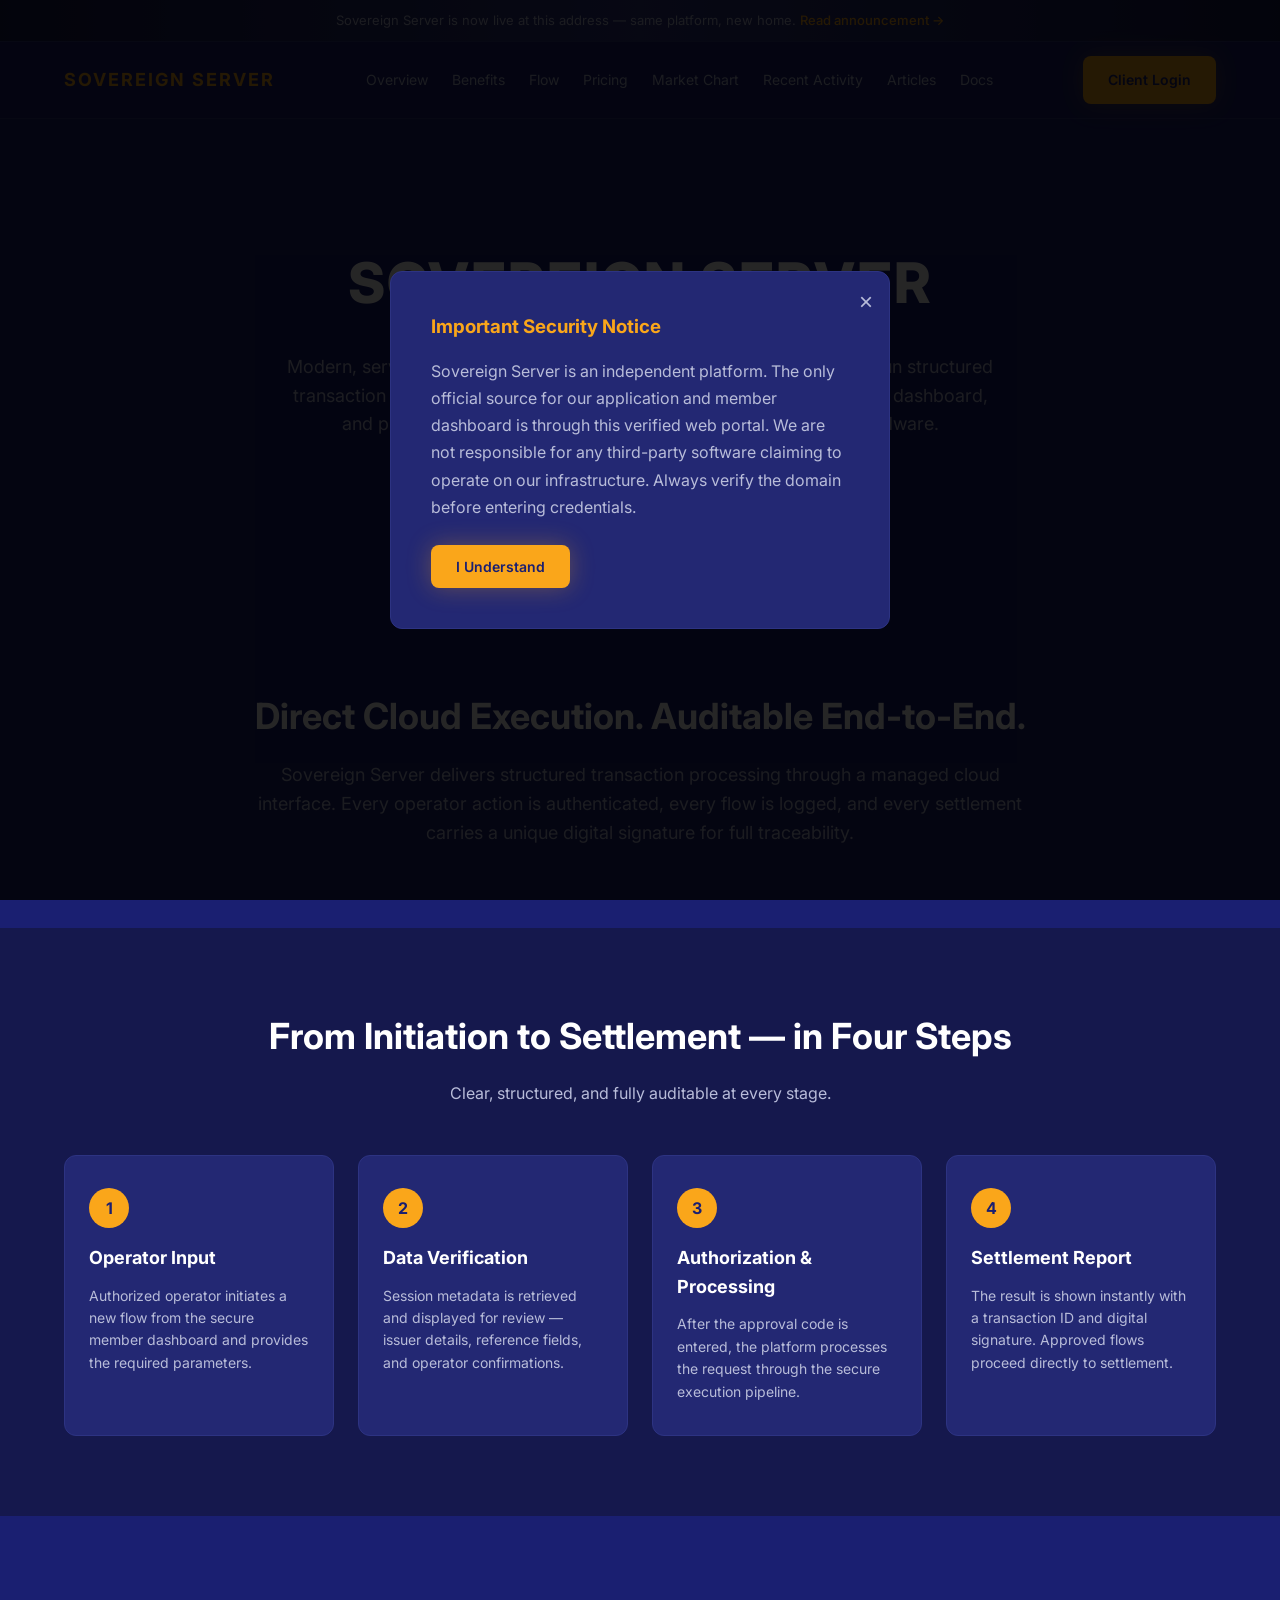
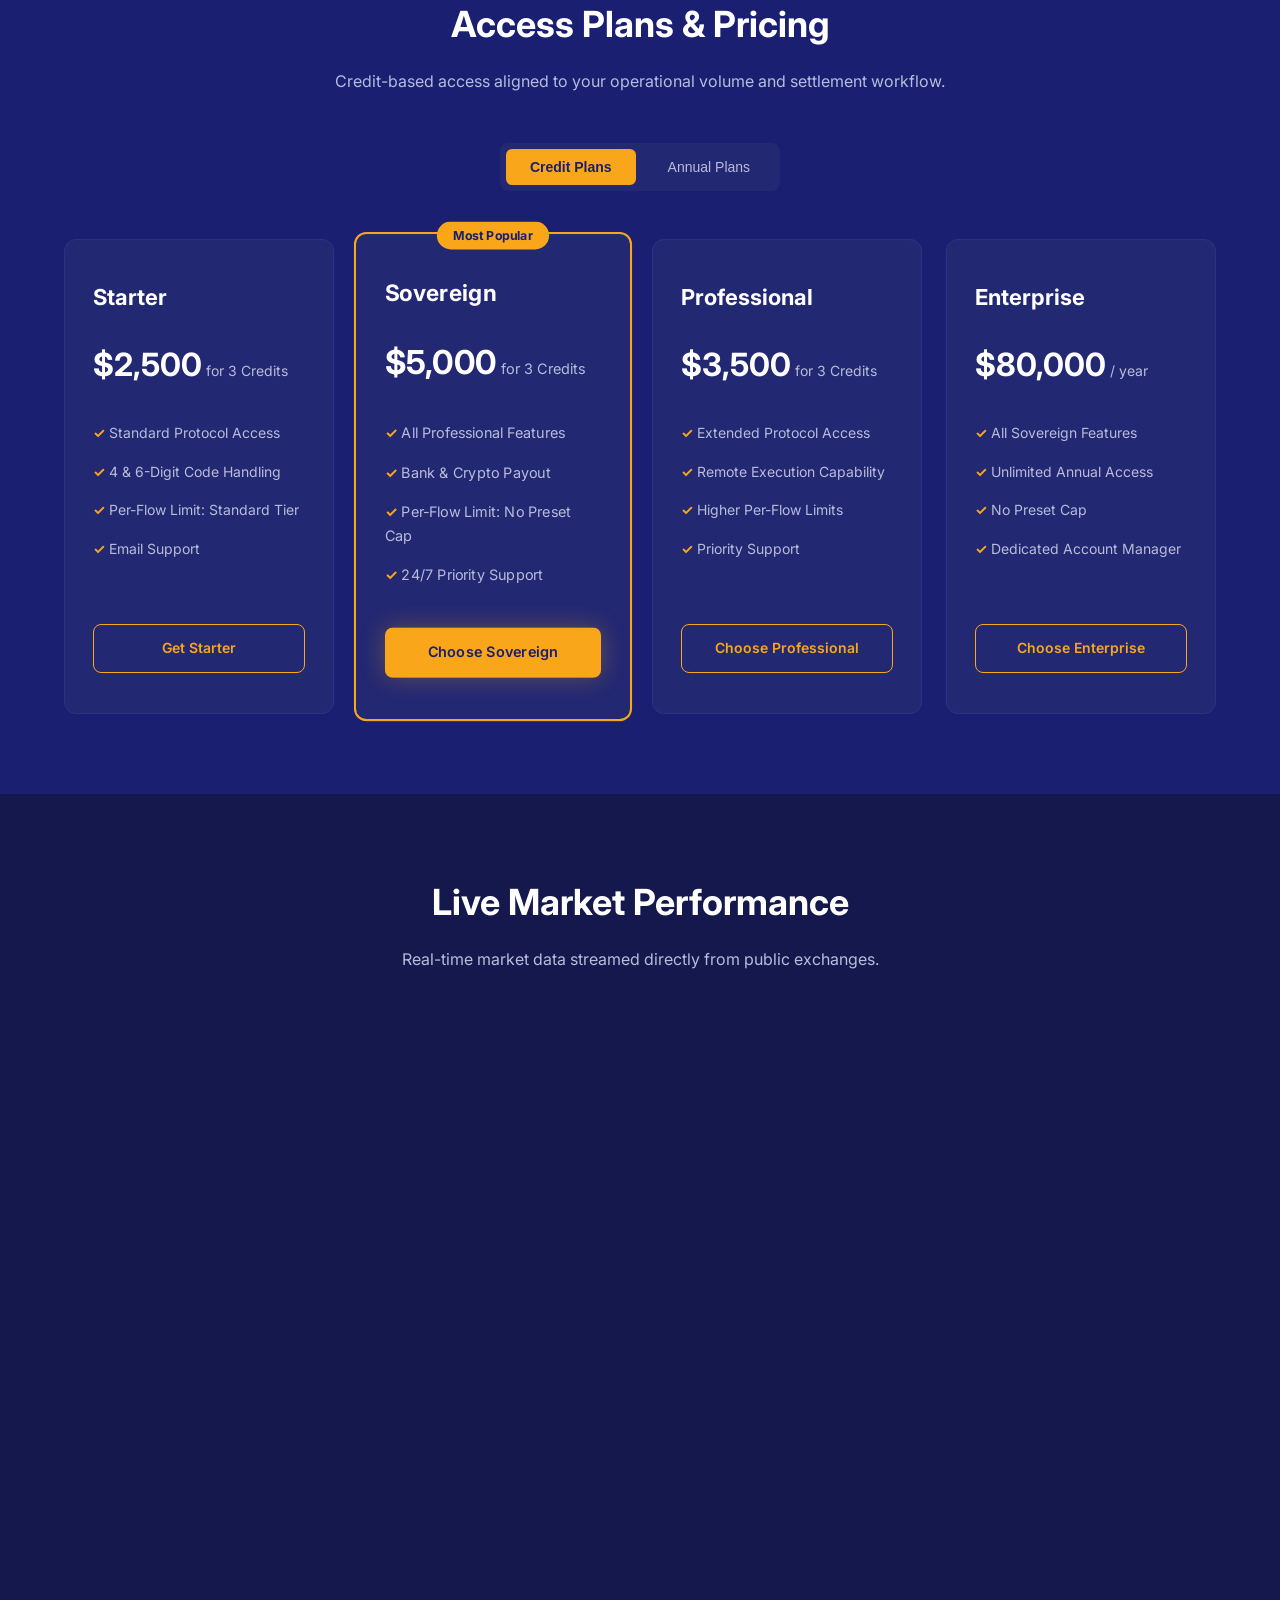
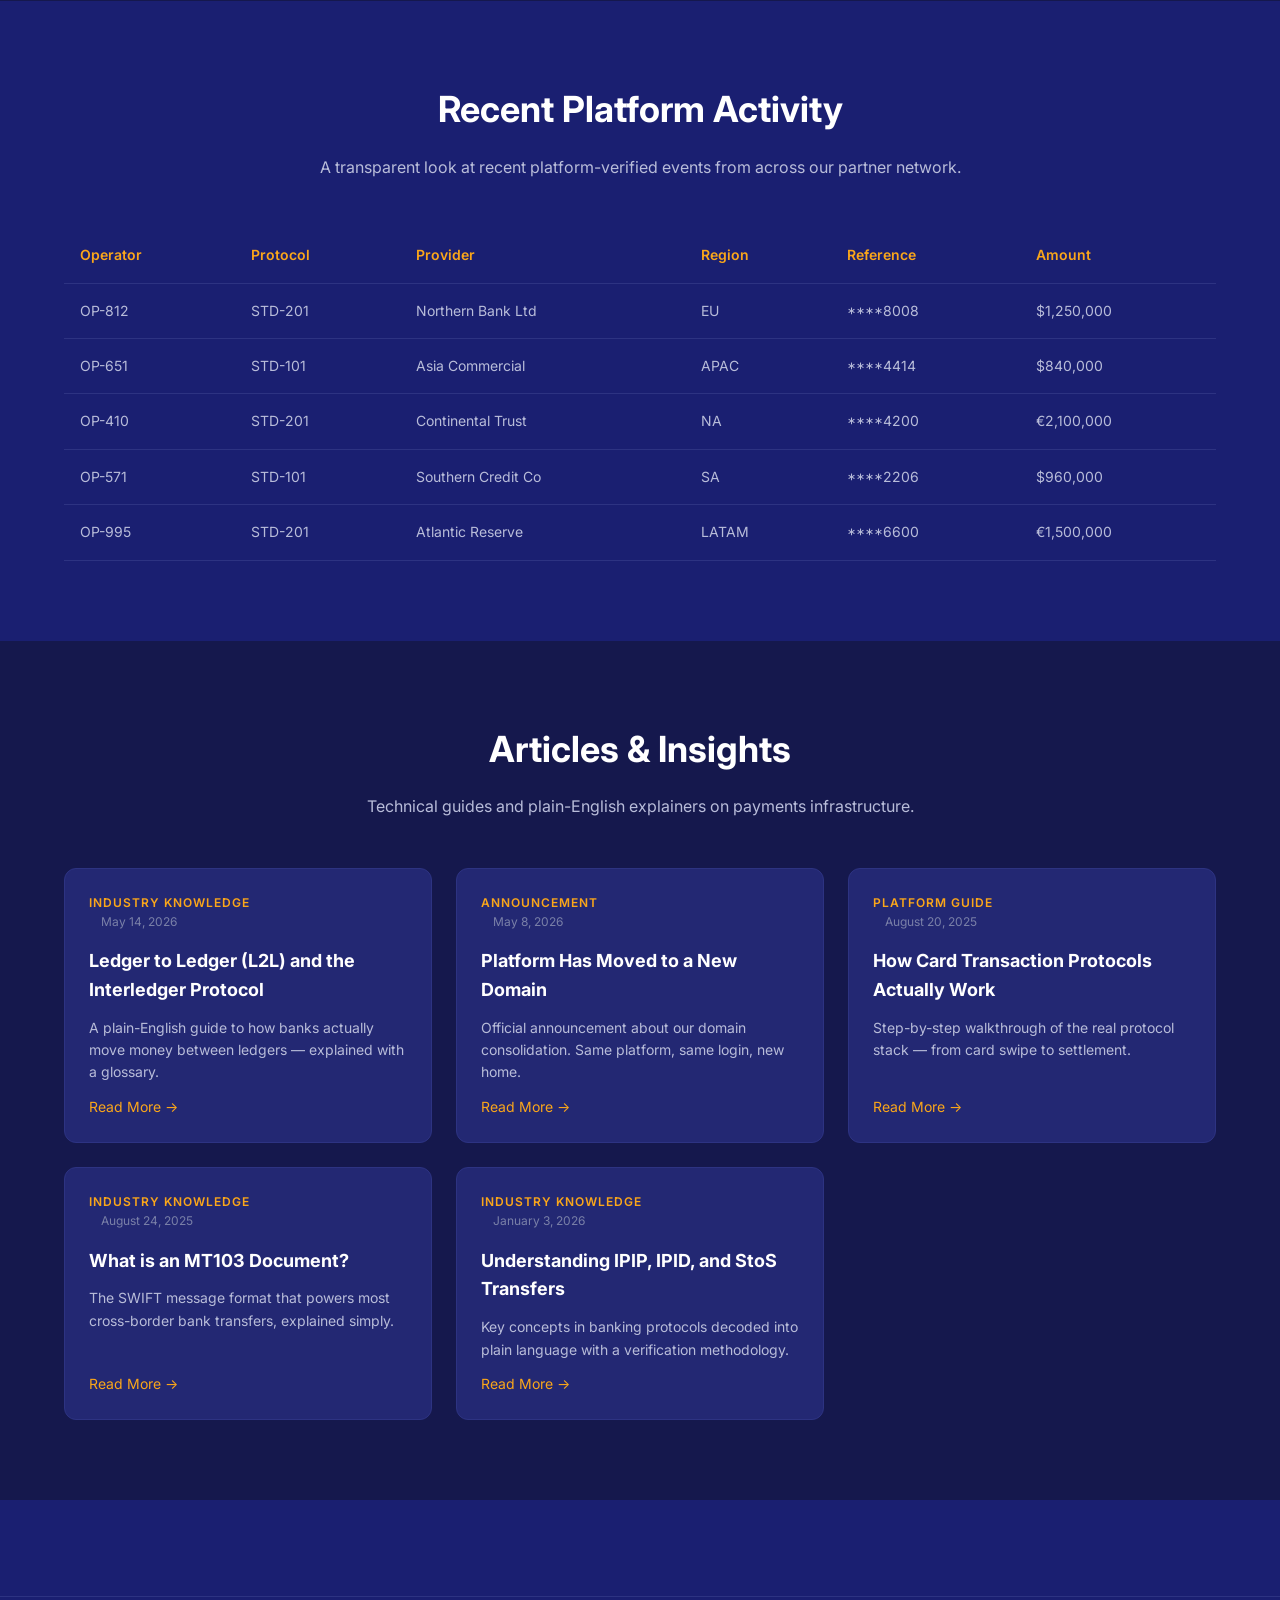
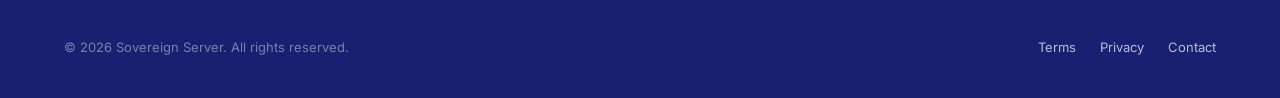
<file: index.html>
<!DOCTYPE html>
<html lang="en">
<head>
  <meta charset="UTF-8" />
  <meta name="viewport" content="width=device-width, initial-scale=1.0" />
  <title>Sovereign Server — Institutional Transaction Infrastructure</title>
  <meta name="description" content="Modern server-based transaction infrastructure for verified institutional partners. Cloud execution, structured settlement, full audit trail." />
  <link rel="stylesheet" href="css/global.css" />
  <link rel="preconnect" href="https://fonts.googleapis.com" />
  <link href="https://fonts.googleapis.com/css2?family=Inter:wght@400;500;600;700;800&family=JetBrains+Mono&display=swap" rel="stylesheet" />
</head>
<body>

  <!-- ANNOUNCEMENT BAR -->
  <div class="announcement-bar">
    <p>Sovereign Server is now live at this address — same platform, new home. <a href="article-announcement.html">Read announcement →</a></p>
  </div>

  <!-- NAVBAR -->
  <header class="navbar">
    <div class="nav-container">
      <a href="index.html" class="logo">SOVEREIGN SERVER</a>
      <nav class="nav-links">
        <a href="#overview">Overview</a>
        <a href="#benefits">Benefits</a>
        <a href="#flow">Flow</a>
        <a href="#pricing">Pricing</a>
        <a href="#chart">Market Chart</a>
        <a href="#transactions">Recent Activity</a>
        <a href="articles.html">Articles</a>
        <a href="docs.html">Docs</a>
      </nav>
      <a href="#pricing" class="btn btn-primary">Client Login</a>
      <button class="hamburger" aria-label="Menu">☰</button>
    </div>
  </header>

  <!-- HERO -->
  <section class="hero" id="overview" style="padding: 120px 0 80px; text-align: center;">
    <div class="container">
      <h1 class="animate-in" style="font-size: 56px; font-weight: 800; letter-spacing: 2px; margin-bottom: 24px;">SOVEREIGN SERVER</h1>
      <p class="animate-in delay-1" style="font-size: 18px; color: var(--text-secondary); max-width: 720px; margin: 0 auto 40px;">
        Modern, server-based infrastructure for verified institutional partners. Run structured transaction flows from anywhere, track every step through the member dashboard, and proceed directly to settlement — without legacy terminal hardware.
      </p>
      <div class="animate-in delay-2" style="display: flex; gap: 16px; justify-content: center; flex-wrap: wrap;">
        <a href="#pricing" class="btn btn-primary">Request Access</a>
        <a href="#flow" class="btn btn-outline">See How It Works</a>
      </div>
    </div>
  </section>

  <!-- VALUE PROPOSITION -->
  <section id="benefits" style="padding: 80px 0;">
    <div class="container-narrow" style="text-align: center;">
      <h2 style="font-size: 36px; font-weight: 700; margin-bottom: 16px;">Direct Cloud Execution. Auditable End-to-End.</h2>
      <p style="font-size: 18px; max-width: 800px; margin: 0 auto; color: var(--text-secondary);">
        Sovereign Server delivers structured transaction processing through a managed cloud interface. Every operator action is authenticated, every flow is logged, and every settlement carries a unique digital signature for full traceability.
      </p>
    </div>
  </section>

  <!-- FLOW -->
  <section id="flow" style="padding: 80px 0; background: var(--bg-secondary);">
    <div class="container">
      <h2 style="font-size: 36px; font-weight: 700; margin-bottom: 16px; text-align: center;">From Initiation to Settlement — in Four Steps</h2>
      <p style="text-align: center; color: var(--text-secondary); margin-bottom: 48px;">Clear, structured, and fully auditable at every stage.</p>

      <div style="display: grid; grid-template-columns: repeat(auto-fit, minmax(240px, 1fr)); gap: 24px;">

        <article style="background: var(--bg-card); padding: 32px 24px; border-radius: 12px; border: 1px solid var(--border);">
          <span style="display:inline-block; width: 40px; height: 40px; background: var(--accent); color: var(--bg-primary); border-radius: 50%; font-weight: 700; text-align: center; line-height: 40px; margin-bottom: 16px;">1</span>
          <h3 style="font-size: 18px; margin-bottom: 12px;">Operator Input</h3>
          <p style="color: var(--text-secondary); font-size: 14px;">Authorized operator initiates a new flow from the secure member dashboard and provides the required parameters.</p>
        </article>

        <article style="background: var(--bg-card); padding: 32px 24px; border-radius: 12px; border: 1px solid var(--border);">
          <span style="display:inline-block; width: 40px; height: 40px; background: var(--accent); color: var(--bg-primary); border-radius: 50%; font-weight: 700; text-align: center; line-height: 40px; margin-bottom: 16px;">2</span>
          <h3 style="font-size: 18px; margin-bottom: 12px;">Data Verification</h3>
          <p style="color: var(--text-secondary); font-size: 14px;">Session metadata is retrieved and displayed for review — issuer details, reference fields, and operator confirmations.</p>
        </article>

        <article style="background: var(--bg-card); padding: 32px 24px; border-radius: 12px; border: 1px solid var(--border);">
          <span style="display:inline-block; width: 40px; height: 40px; background: var(--accent); color: var(--bg-primary); border-radius: 50%; font-weight: 700; text-align: center; line-height: 40px; margin-bottom: 16px;">3</span>
          <h3 style="font-size: 18px; margin-bottom: 12px;">Authorization &amp; Processing</h3>
          <p style="color: var(--text-secondary); font-size: 14px;">After the approval code is entered, the platform processes the request through the secure execution pipeline.</p>
        </article>

        <article style="background: var(--bg-card); padding: 32px 24px; border-radius: 12px; border: 1px solid var(--border);">
          <span style="display:inline-block; width: 40px; height: 40px; background: var(--accent); color: var(--bg-primary); border-radius: 50%; font-weight: 700; text-align: center; line-height: 40px; margin-bottom: 16px;">4</span>
          <h3 style="font-size: 18px; margin-bottom: 12px;">Settlement Report</h3>
          <p style="color: var(--text-secondary); font-size: 14px;">The result is shown instantly with a transaction ID and digital signature. Approved flows proceed directly to settlement.</p>
        </article>

      </div>
    </div>
  </section>

  <!-- PRICING -->
  <section id="pricing" style="padding: 80px 0;">
    <div class="container">
      <h2 style="font-size: 36px; font-weight: 700; margin-bottom: 16px; text-align: center;">Access Plans &amp; Pricing</h2>
      <p style="text-align: center; color: var(--text-secondary); margin-bottom: 48px;">Credit-based access aligned to your operational volume and settlement workflow.</p>

      <div style="display: flex; justify-content: center; gap: 8px; margin-bottom: 48px; background: var(--bg-card); padding: 6px; border-radius: 8px; width: fit-content; margin-left: auto; margin-right: auto;">
        <button class="toggle-btn active" data-tab="credit" style="padding: 10px 24px; background: var(--accent); color: var(--bg-primary); border: none; border-radius: 6px; cursor: pointer; font-size: 14px; font-weight: 600;">Credit Plans</button>
        <button class="toggle-btn" data-tab="annual" style="padding: 10px 24px; background: transparent; color: var(--text-secondary); border: none; border-radius: 6px; cursor: pointer; font-size: 14px;">Annual Plans</button>
      </div>

      <div style="display: grid; grid-template-columns: repeat(auto-fit, minmax(260px, 1fr)); gap: 24px;">

        <article style="background: var(--bg-card); padding: 40px 28px; border-radius: 12px; border: 1px solid var(--border); display: flex; flex-direction: column;">
          <h3 style="font-size: 22px; margin-bottom: 8px;">Starter</h3>
          <p style="font-size: 32px; font-weight: 700; margin: 16px 0 24px;">$2,500<span style="font-size: 14px; color: var(--text-secondary); font-weight: 400;"> for 3 Credits</span></p>
          <ul style="list-style: none; margin-bottom: 32px; flex-grow: 1;">
            <li style="padding: 8px 0; color: var(--text-secondary); font-size: 14px;"><span style="color: var(--accent); font-weight: 700;">✓</span> Standard Protocol Access</li>
            <li style="padding: 8px 0; color: var(--text-secondary); font-size: 14px;"><span style="color: var(--accent); font-weight: 700;">✓</span> 4 &amp; 6-Digit Code Handling</li>
            <li style="padding: 8px 0; color: var(--text-secondary); font-size: 14px;"><span style="color: var(--accent); font-weight: 700;">✓</span> Per-Flow Limit: Standard Tier</li>
            <li style="padding: 8px 0; color: var(--text-secondary); font-size: 14px;"><span style="color: var(--accent); font-weight: 700;">✓</span> Email Support</li>
          </ul>
          <a href="#" class="btn btn-outline" style="justify-content: center;">Get Starter</a>
        </article>

        <article style="background: var(--bg-card); padding: 40px 28px; border-radius: 12px; border: 2px solid var(--accent); display: flex; flex-direction: column; position: relative; transform: scale(1.03);">
          <span style="position: absolute; top: -12px; left: 50%; transform: translateX(-50%); background: var(--accent); color: var(--bg-primary); padding: 4px 16px; border-radius: 20px; font-size: 12px; font-weight: 700;">Most Popular</span>
          <h3 style="font-size: 22px; margin-bottom: 8px;">Sovereign</h3>
          <p style="font-size: 32px; font-weight: 700; margin: 16px 0 24px;">$5,000<span style="font-size: 14px; color: var(--text-secondary); font-weight: 400;"> for 3 Credits</span></p>
          <ul style="list-style: none; margin-bottom: 32px; flex-grow: 1;">
            <li style="padding: 8px 0; color: var(--text-secondary); font-size: 14px;"><span style="color: var(--accent); font-weight: 700;">✓</span> All Professional Features</li>
            <li style="padding: 8px 0; color: var(--text-secondary); font-size: 14px;"><span style="color: var(--accent); font-weight: 700;">✓</span> Bank &amp; Crypto Payout</li>
            <li style="padding: 8px 0; color: var(--text-secondary); font-size: 14px;"><span style="color: var(--accent); font-weight: 700;">✓</span> Per-Flow Limit: No Preset Cap</li>
            <li style="padding: 8px 0; color: var(--text-secondary); font-size: 14px;"><span style="color: var(--accent); font-weight: 700;">✓</span> 24/7 Priority Support</li>
          </ul>
          <a href="#" class="btn btn-primary" style="justify-content: center;">Choose Sovereign</a>
        </article>

        <article style="background: var(--bg-card); padding: 40px 28px; border-radius: 12px; border: 1px solid var(--border); display: flex; flex-direction: column;">
          <h3 style="font-size: 22px; margin-bottom: 8px;">Professional</h3>
          <p style="font-size: 32px; font-weight: 700; margin: 16px 0 24px;">$3,500<span style="font-size: 14px; color: var(--text-secondary); font-weight: 400;"> for 3 Credits</span></p>
          <ul style="list-style: none; margin-bottom: 32px; flex-grow: 1;">
            <li style="padding: 8px 0; color: var(--text-secondary); font-size: 14px;"><span style="color: var(--accent); font-weight: 700;">✓</span> Extended Protocol Access</li>
            <li style="padding: 8px 0; color: var(--text-secondary); font-size: 14px;"><span style="color: var(--accent); font-weight: 700;">✓</span> Remote Execution Capability</li>
            <li style="padding: 8px 0; color: var(--text-secondary); font-size: 14px;"><span style="color: var(--accent); font-weight: 700;">✓</span> Higher Per-Flow Limits</li>
            <li style="padding: 8px 0; color: var(--text-secondary); font-size: 14px;"><span style="color: var(--accent); font-weight: 700;">✓</span> Priority Support</li>
          </ul>
          <a href="#" class="btn btn-outline" style="justify-content: center;">Choose Professional</a>
        </article>

        <article style="background: var(--bg-card); padding: 40px 28px; border-radius: 12px; border: 1px solid var(--border); display: flex; flex-direction: column;">
          <h3 style="font-size: 22px; margin-bottom: 8px;">Enterprise</h3>
          <p style="font-size: 32px; font-weight: 700; margin: 16px 0 24px;">$80,000<span style="font-size: 14px; color: var(--text-secondary); font-weight: 400;"> / year</span></p>
          <ul style="list-style: none; margin-bottom: 32px; flex-grow: 1;">
            <li style="padding: 8px 0; color: var(--text-secondary); font-size: 14px;"><span style="color: var(--accent); font-weight: 700;">✓</span> All Sovereign Features</li>
            <li style="padding: 8px 0; color: var(--text-secondary); font-size: 14px;"><span style="color: var(--accent); font-weight: 700;">✓</span> Unlimited Annual Access</li>
            <li style="padding: 8px 0; color: var(--text-secondary); font-size: 14px;"><span style="color: var(--accent); font-weight: 700;">✓</span> No Preset Cap</li>
            <li style="padding: 8px 0; color: var(--text-secondary); font-size: 14px;"><span style="color: var(--accent); font-weight: 700;">✓</span> Dedicated Account Manager</li>
          </ul>
          <a href="#" class="btn btn-outline" style="justify-content: center;">Choose Enterprise</a>
        </article>

      </div>
    </div>
  </section>

  <!-- MARKET CHART -->
  <section id="chart" style="padding: 80px 0; background: var(--bg-secondary);">
    <div class="container">
      <h2 style="font-size: 36px; font-weight: 700; margin-bottom: 16px; text-align: center;">Live Market Performance</h2>
      <p style="text-align: center; color: var(--text-secondary); margin-bottom: 48px;">Real-time market data streamed directly from public exchanges.</p>
      <div style="height: 500px;">
        <div id="tradingview_widget"></div>
        <script type="text/javascript" src="https://s3.tradingview.com/tv.js"></script>
        <script type="text/javascript">
          new TradingView.widget({
            "autosize": true,
            "symbol": "NYSE:V",
            "interval": "D",
            "theme": "dark",
            "style": "1",
            "locale": "en",
            "container_id": "tradingview_widget"
          });
        </script>
      </div>
    </div>
  </section>

  <!-- TRANSACTIONS -->
  <section id="transactions" style="padding: 80px 0;">
    <div class="container">
      <h2 style="font-size: 36px; font-weight: 700; margin-bottom: 16px; text-align: center;">Recent Platform Activity</h2>
      <p style="text-align: center; color: var(--text-secondary); margin-bottom: 48px;">A transparent look at recent platform-verified events from across our partner network.</p>

      <div style="overflow-x: auto;">
        <table style="width: 100%; border-collapse: collapse;">
          <thead>
            <tr>
              <th style="padding: 16px; text-align: left; border-bottom: 1px solid var(--border); color: var(--accent); font-weight: 600; font-size: 14px;">Operator</th>
              <th style="padding: 16px; text-align: left; border-bottom: 1px solid var(--border); color: var(--accent); font-weight: 600; font-size: 14px;">Protocol</th>
              <th style="padding: 16px; text-align: left; border-bottom: 1px solid var(--border); color: var(--accent); font-weight: 600; font-size: 14px;">Provider</th>
              <th style="padding: 16px; text-align: left; border-bottom: 1px solid var(--border); color: var(--accent); font-weight: 600; font-size: 14px;">Region</th>
              <th style="padding: 16px; text-align: left; border-bottom: 1px solid var(--border); color: var(--accent); font-weight: 600; font-size: 14px;">Reference</th>
              <th style="padding: 16px; text-align: left; border-bottom: 1px solid var(--border); color: var(--accent); font-weight: 600; font-size: 14px;">Amount</th>
            </tr>
          </thead>
          <tbody style="color: var(--text-secondary); font-size: 14px;">
            <tr><td style="padding: 16px; border-bottom: 1px solid var(--border);">OP-812</td><td style="padding: 16px; border-bottom: 1px solid var(--border);">STD-201</td><td style="padding: 16px; border-bottom: 1px solid var(--border);">Northern Bank Ltd</td><td style="padding: 16px; border-bottom: 1px solid var(--border);">EU</td><td style="padding: 16px; border-bottom: 1px solid var(--border);">****8008</td><td style="padding: 16px; border-bottom: 1px solid var(--border);">$1,250,000</td></tr>
            <tr><td style="padding: 16px; border-bottom: 1px solid var(--border);">OP-651</td><td style="padding: 16px; border-bottom: 1px solid var(--border);">STD-101</td><td style="padding: 16px; border-bottom: 1px solid var(--border);">Asia Commercial</td><td style="padding: 16px; border-bottom: 1px solid var(--border);">APAC</td><td style="padding: 16px; border-bottom: 1px solid var(--border);">****4414</td><td style="padding: 16px; border-bottom: 1px solid var(--border);">$840,000</td></tr>
            <tr><td style="padding: 16px; border-bottom: 1px solid var(--border);">OP-410</td><td style="padding: 16px; border-bottom: 1px solid var(--border);">STD-201</td><td style="padding: 16px; border-bottom: 1px solid var(--border);">Continental Trust</td><td style="padding: 16px; border-bottom: 1px solid var(--border);">NA</td><td style="padding: 16px; border-bottom: 1px solid var(--border);">****4200</td><td style="padding: 16px; border-bottom: 1px solid var(--border);">€2,100,000</td></tr>
            <tr><td style="padding: 16px; border-bottom: 1px solid var(--border);">OP-571</td><td style="padding: 16px; border-bottom: 1px solid var(--border);">STD-101</td><td style="padding: 16px; border-bottom: 1px solid var(--border);">Southern Credit Co</td><td style="padding: 16px; border-bottom: 1px solid var(--border);">SA</td><td style="padding: 16px; border-bottom: 1px solid var(--border);">****2206</td><td style="padding: 16px; border-bottom: 1px solid var(--border);">$960,000</td></tr>
            <tr><td style="padding: 16px; border-bottom: 1px solid var(--border);">OP-995</td><td style="padding: 16px; border-bottom: 1px solid var(--border);">STD-201</td><td style="padding: 16px; border-bottom: 1px solid var(--border);">Atlantic Reserve</td><td style="padding: 16px; border-bottom: 1px solid var(--border);">LATAM</td><td style="padding: 16px; border-bottom: 1px solid var(--border);">****6600</td><td style="padding: 16px; border-bottom: 1px solid var(--border);">€1,500,000</td></tr>
          </tbody>
        </table>
      </div>
    </div>
  </section>

  <!-- ARTICLES -->
  <section id="articles" style="padding: 80px 0; background: var(--bg-secondary);">
    <div class="container">
      <h2 style="font-size: 36px; font-weight: 700; margin-bottom: 16px; text-align: center;">Articles &amp; Insights</h2>
      <p style="text-align: center; color: var(--text-secondary); margin-bottom: 48px;">Technical guides and plain-English explainers on payments infrastructure.</p>

      <div style="display: grid; grid-template-columns: repeat(auto-fit, minmax(280px, 1fr)); gap: 24px;">

        <a href="article-l2l-ilp.html" style="background: var(--bg-card); padding: 24px; border-radius: 12px; border: 1px solid var(--border); text-decoration: none; color: inherit; transition: all var(--duration-base) var(--ease); display: flex; flex-direction: column;">
          <span style="color: var(--accent); font-size: 12px; text-transform: uppercase; letter-spacing: 1px; font-weight: 600;">Industry Knowledge</span>
          <time style="color: var(--text-muted); font-size: 12px; margin-left: 12px;">May 14, 2026</time>
          <h3 style="margin: 16px 0 12px; font-size: 18px; color: var(--text-primary);">Ledger to Ledger (L2L) and the Interledger Protocol</h3>
          <p style="color: var(--text-secondary); font-size: 14px; flex-grow: 1;">A plain-English guide to how banks actually move money between ledgers — explained with a glossary.</p>
          <span style="color: var(--accent); text-decoration: none; font-size: 14px; margin-top: 12px;">Read More →</span>
        </a>

        <a href="article-announcement.html" style="background: var(--bg-card); padding: 24px; border-radius: 12px; border: 1px solid var(--border); text-decoration: none; color: inherit; transition: all var(--duration-base) var(--ease); display: flex; flex-direction: column;">
          <span style="color: var(--accent); font-size: 12px; text-transform: uppercase; letter-spacing: 1px; font-weight: 600;">Announcement</span>
          <time style="color: var(--text-muted); font-size: 12px; margin-left: 12px;">May 8, 2026</time>
          <h3 style="margin: 16px 0 12px; font-size: 18px; color: var(--text-primary);">Platform Has Moved to a New Domain</h3>
          <p style="color: var(--text-secondary); font-size: 14px; flex-grow: 1;">Official announcement about our domain consolidation. Same platform, same login, new home.</p>
          <span style="color: var(--accent); text-decoration: none; font-size: 14px; margin-top: 12px;">Read More →</span>
        </a>

        <a href="article-protocol-101.html" style="background: var(--bg-card); padding: 24px; border-radius: 12px; border: 1px solid var(--border); text-decoration: none; color: inherit; transition: all var(--duration-base) var(--ease); display: flex; flex-direction: column;">
          <span style="color: var(--accent); font-size: 12px; text-transform: uppercase; letter-spacing: 1px; font-weight: 600;">Platform Guide</span>
          <time style="color: var(--text-muted); font-size: 12px; margin-left: 12px;">August 20, 2025</time>
          <h3 style="margin: 16px 0 12px; font-size: 18px; color: var(--text-primary);">How Card Transaction Protocols Actually Work</h3>
          <p style="color: var(--text-secondary); font-size: 14px; flex-grow: 1;">Step-by-step walkthrough of the real protocol stack — from card swipe to settlement.</p>
          <span style="color: var(--accent); text-decoration: none; font-size: 14px; margin-top: 12px;">Read More →</span>
        </a>

        <a href="article-mt103.html" style="background: var(--bg-card); padding: 24px; border-radius: 12px; border: 1px solid var(--border); text-decoration: none; color: inherit; transition: all var(--duration-base) var(--ease); display: flex; flex-direction: column;">
          <span style="color: var(--accent); font-size: 12px; text-transform: uppercase; letter-spacing: 1px; font-weight: 600;">Industry Knowledge</span>
          <time style="color: var(--text-muted); font-size: 12px; margin-left: 12px;">August 24, 2025</time>
          <h3 style="margin: 16px 0 12px; font-size: 18px; color: var(--text-primary);">What is an MT103 Document?</h3>
          <p style="color: var(--text-secondary); font-size: 14px; flex-grow: 1;">The SWIFT message format that powers most cross-border bank transfers, explained simply.</p>
          <span style="color: var(--accent); text-decoration: none; font-size: 14px; margin-top: 12px;">Read More →</span>
        </a>

        <a href="article-ipip-ipid-stos.html" style="background: var(--bg-card); padding: 24px; border-radius: 12px; border: 1px solid var(--border); text-decoration: none; color: inherit; transition: all var(--duration-base) var(--ease); display: flex; flex-direction: column;">
          <span style="color: var(--accent); font-size: 12px; text-transform: uppercase; letter-spacing: 1px; font-weight: 600;">Industry Knowledge</span>
          <time style="color: var(--text-muted); font-size: 12px; margin-left: 12px;">January 3, 2026</time>
          <h3 style="margin: 16px 0 12px; font-size: 18px; color: var(--text-primary);">Understanding IPIP, IPID, and StoS Transfers</h3>
          <p style="color: var(--text-secondary); font-size: 14px; flex-grow: 1;">Key concepts in banking protocols decoded into plain language with a verification methodology.</p>
          <span style="color: var(--accent); text-decoration: none; font-size: 14px; margin-top: 12px;">Read More →</span>
        </a>

      </div>
    </div>
  </section>

  <!-- FOOTER -->
  <footer class="footer">
    <div class="container footer-container">
      <p>© 2026 Sovereign Server. All rights reserved.</p>
      <div class="footer-links">
        <a href="#">Terms</a>
        <a href="#">Privacy</a>
        <a href="#">Contact</a>
      </div>
    </div>
  </footer>

  <!-- SECURITY MODAL -->
  <div class="modal" id="security-modal" style="display: none; position: fixed; inset: 0; background: rgba(0, 0, 0, 0.85); z-index: 1000; align-items: center; justify-content: center;">
    <div style="background: var(--bg-card); padding: 40px; border-radius: 12px; max-width: 500px; position: relative; border: 1px solid var(--border);">
      <button class="modal-close" aria-label="Close" style="position: absolute; top: 16px; right: 16px; background: none; border: none; color: var(--text-secondary); font-size: 24px; cursor: pointer;">×</button>
      <h3 style="color: var(--accent); margin-bottom: 16px;">Important Security Notice</h3>
      <p style="color: var(--text-secondary); margin-bottom: 24px; line-height: 1.7;">
        Sovereign Server is an independent platform. The only official source for our application and member dashboard is through this verified web portal. We are not responsible for any third-party software claiming to operate on our infrastructure. Always verify the domain before entering credentials.
      </p>
      <button class="btn btn-primary" onclick="document.getElementById('security-modal').style.display='none'">I Understand</button>
    </div>
  </div>

  <script>
    // Pricing toggle
    document.querySelectorAll('.toggle-btn').forEach(btn => {
      btn.addEventListener('click', () => {
        document.querySelectorAll('.toggle-btn').forEach(b => {
          b.style.background = 'transparent';
          b.style.color = 'var(--text-secondary)';
          b.style.fontWeight = '400';
        });
        btn.style.background = 'var(--accent)';
        btn.style.color = 'var(--bg-primary)';
        btn.style.fontWeight = '600';
      });
    });

    // Show security modal after 1.5s
    window.addEventListener('load', () => {
      setTimeout(() => {
        document.getElementById('security-modal').style.display = 'flex';
      }, 1500);
    });

    // Hamburger toggle
    document.querySelector('.hamburger')?.addEventListener('click', () => {
      document.querySelector('.nav-links')?.classList.toggle('mobile-open');
    });

    // Smooth scroll
    document.querySelectorAll('a[href^="#"]').forEach(anchor => {
      anchor.addEventListener('click', e => {
        const target = document.querySelector(anchor.getAttribute('href'));
        if (target) {
          e.preventDefault();
          target.scrollIntoView({ behavior: 'smooth', block: 'start' });
        }
      });
    });
  </script>
</body>
</html>
</file>
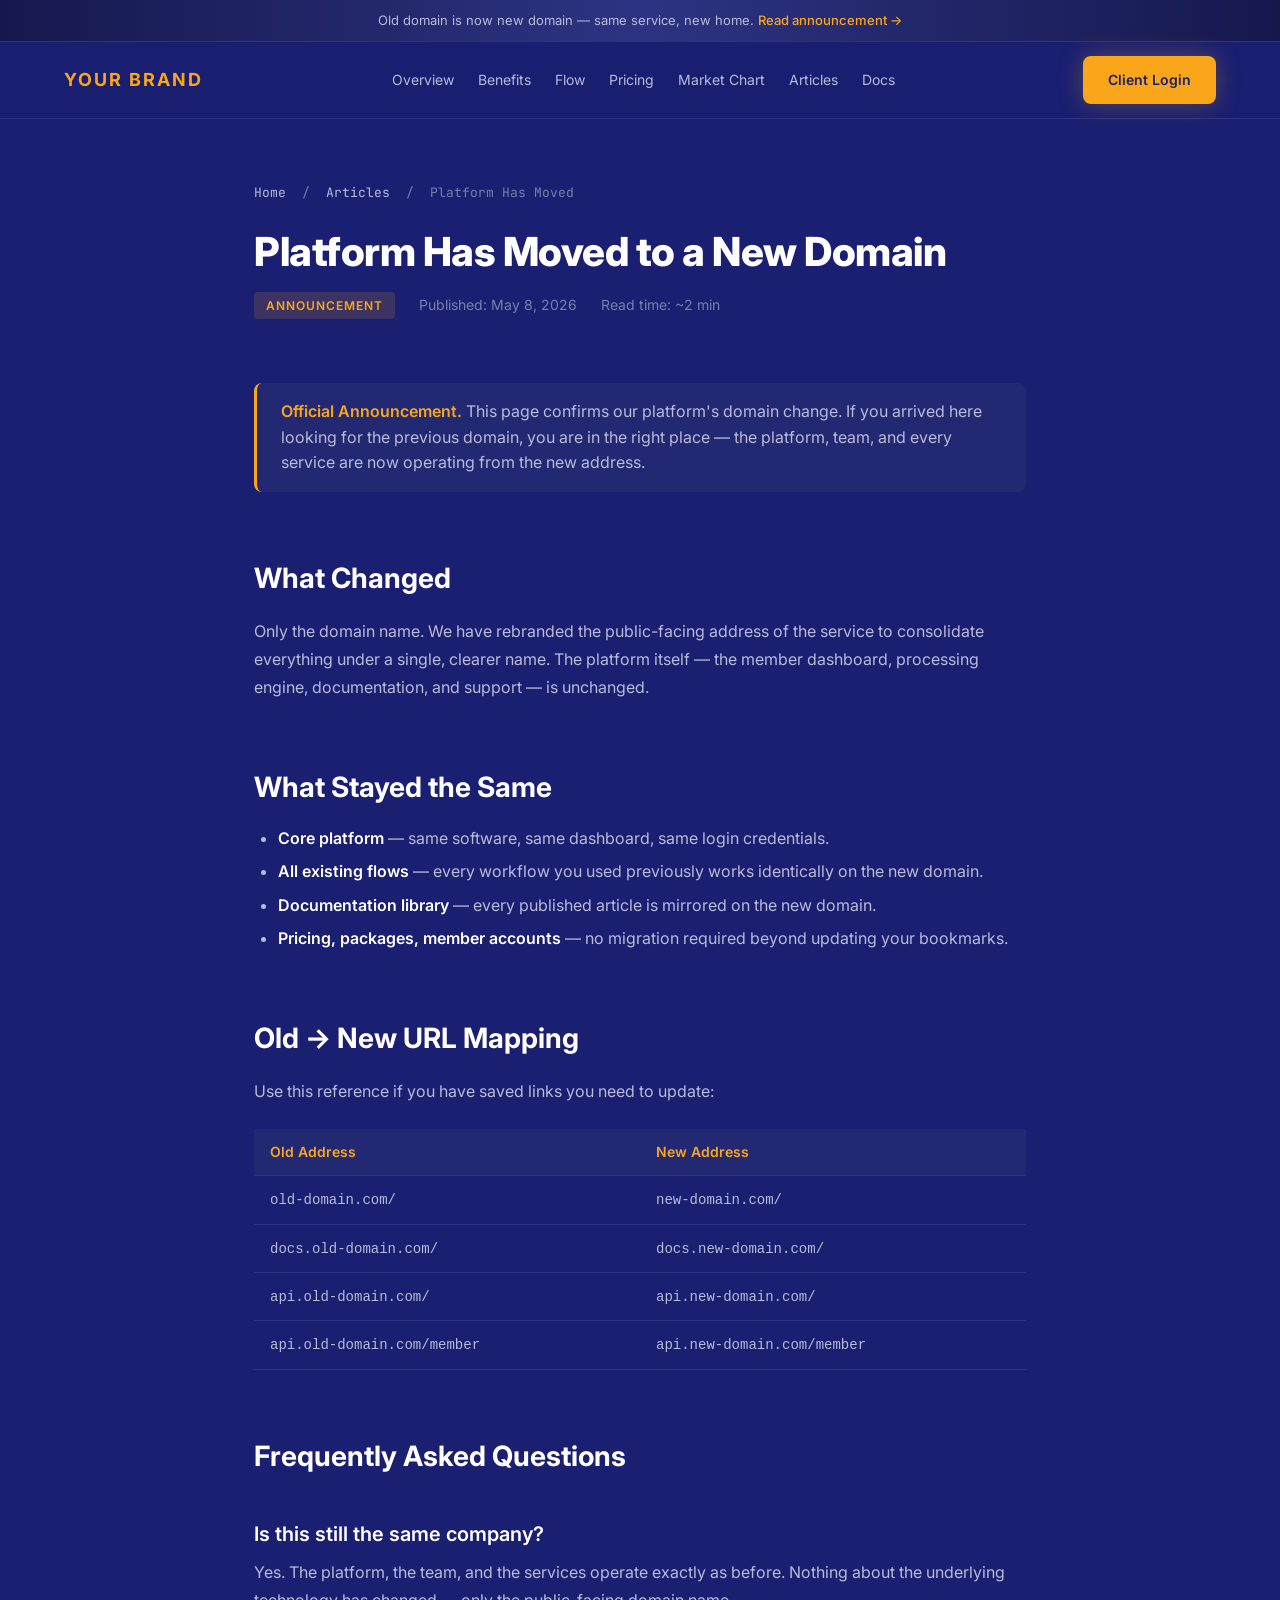
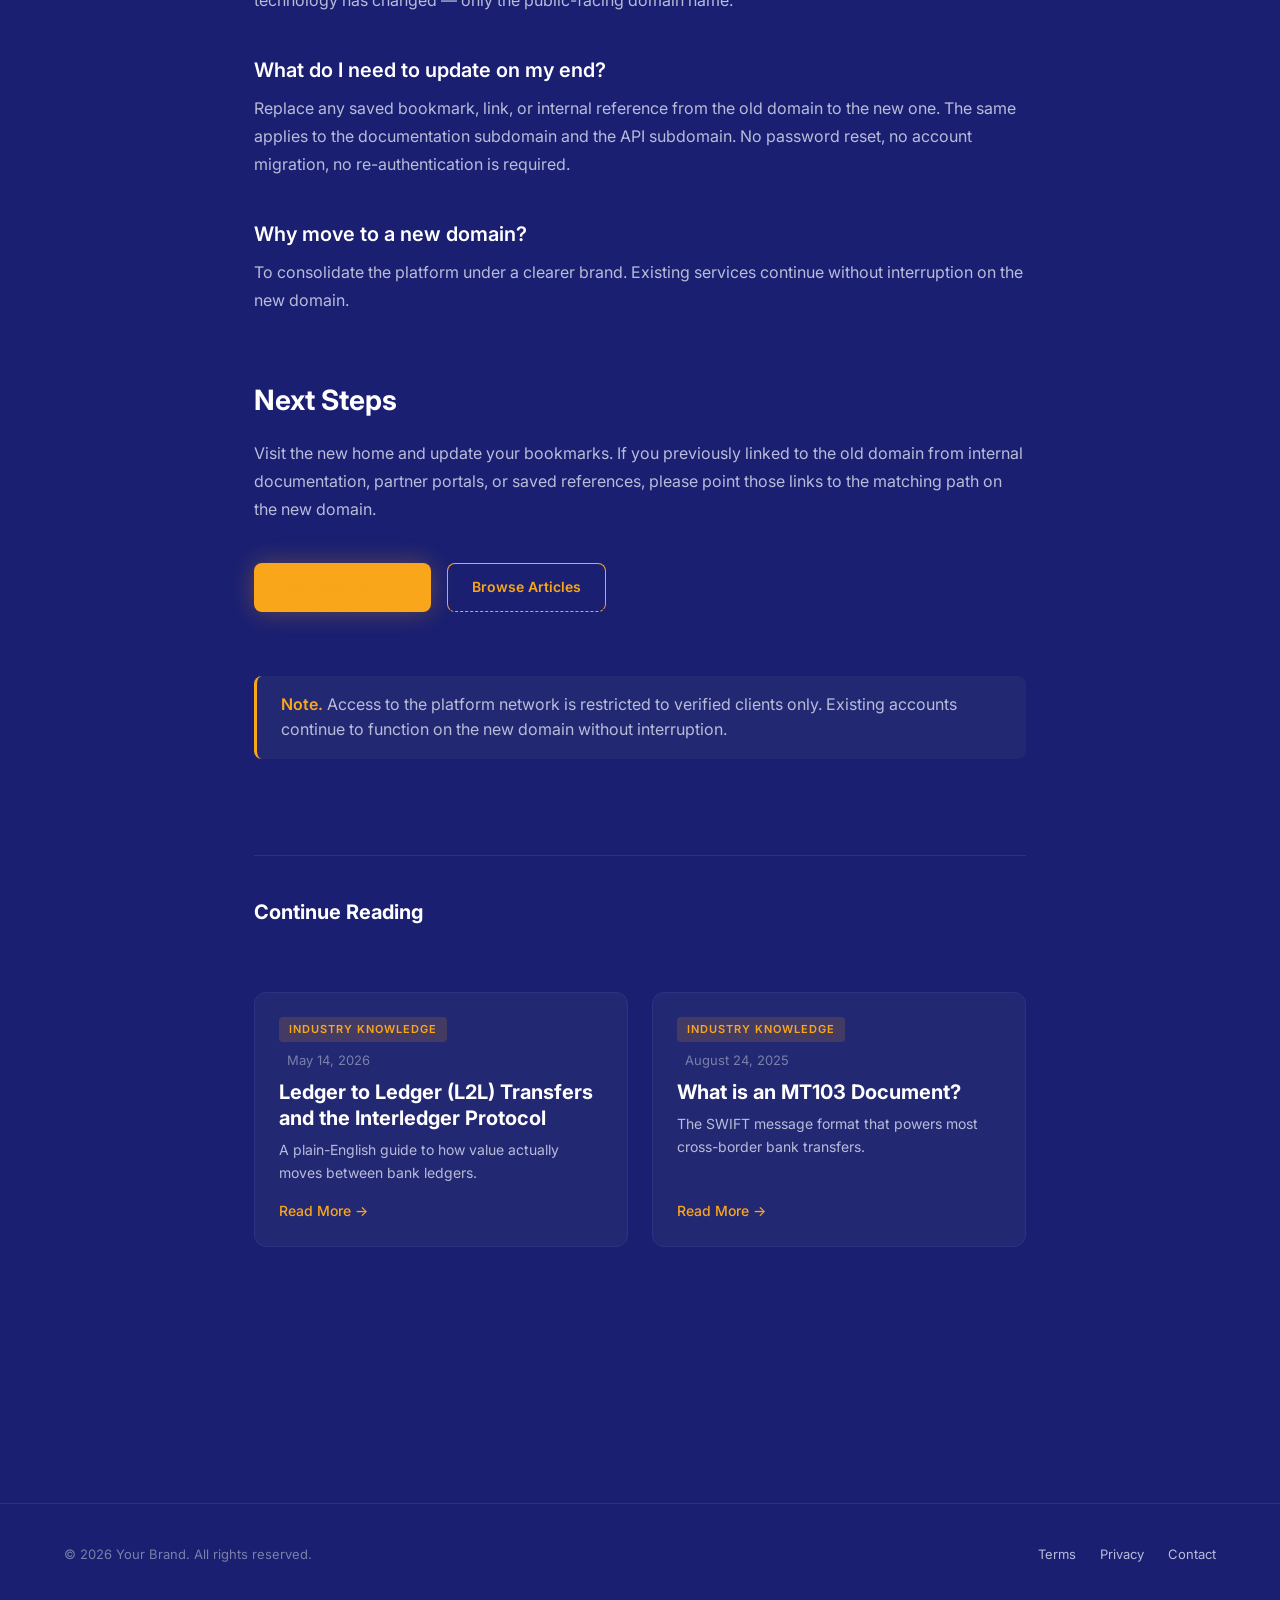
<file: article-announcement.html>
<!DOCTYPE html>
<html lang="en">
<head>
  <meta charset="UTF-8" />
  <meta name="viewport" content="width=device-width, initial-scale=1.0" />
  <title>Platform Domain Update — Official Announcement | YOUR BRAND</title>
  <meta name="description" content="Official announcement about our platform's new domain. Same service, new home." />
  <link rel="stylesheet" href="css/global.css" />
  <link rel="stylesheet" href="css/article.css" />
  <link rel="preconnect" href="https://fonts.googleapis.com" />
  <link href="https://fonts.googleapis.com/css2?family=Inter:wght@400;500;600;700;800&family=JetBrains+Mono&display=swap" rel="stylesheet" />
</head>
<body>

  <!-- ========== ANNOUNCEMENT BAR ========== -->
  <div class="announcement-bar">
    <p>Old domain is now new domain — same service, new home. <a href="#announcement">Read announcement →</a></p>
  </div>

  <!-- ========== NAVBAR ========== -->
  <header class="navbar">
    <div class="nav-container">
      <a href="/" class="logo">YOUR BRAND</a>
      <nav class="nav-links">
        <a href="/#overview">Overview</a>
        <a href="/#benefits">Benefits</a>
        <a href="/#flow">Flow</a>
        <a href="/#pricing">Pricing</a>
        <a href="/#chart">Market Chart</a>
        <a href="/articles.html">Articles</a>
        <a href="/docs">Docs</a>
      </nav>
      <a href="/login" class="btn btn-primary">Client Login</a>
      <button class="hamburger" aria-label="Menu">☰</button>
    </div>
  </header>

  <!-- ========== ARTICLE PAGE ========== -->
  <main class="article-page" id="announcement">
    <div class="container-narrow">

      <!-- BREADCRUMBS -->
      <nav class="breadcrumbs animate-fade">
        <a href="/">Home</a>
        <span class="separator">/</span>
        <a href="/articles.html">Articles</a>
        <span class="separator">/</span>
        <span>Platform Has Moved</span>
      </nav>

      <!-- ARTICLE HEADER -->
      <header class="article-header animate-in">
        <h1 class="article-title">Platform Has Moved to a New Domain</h1>
        <div class="article-meta">
          <span class="tag">Announcement</span>
          <span>Published: May 8, 2026</span>
          <span>Read time: ~2 min</span>
        </div>
      </header>

      <!-- ARTICLE BODY -->
      <article class="article-body animate-in delay-1">

        <div class="callout">
          <strong>Official Announcement.</strong> This page confirms our platform's domain change. If you arrived here looking for the previous domain, you are in the right place — the platform, team, and every service are now operating from the new address.
        </div>

        <h2 id="what-changed">What Changed</h2>
        <p>
          Only the domain name. We have rebranded the public-facing address of the service to consolidate everything under a single, clearer name. The platform itself — the member dashboard, processing engine, documentation, and support — is unchanged.
        </p>

        <h2 id="what-stayed">What Stayed the Same</h2>
        <ul>
          <li><strong>Core platform</strong> — same software, same dashboard, same login credentials.</li>
          <li><strong>All existing flows</strong> — every workflow you used previously works identically on the new domain.</li>
          <li><strong>Documentation library</strong> — every published article is mirrored on the new domain.</li>
          <li><strong>Pricing, packages, member accounts</strong> — no migration required beyond updating your bookmarks.</li>
        </ul>

        <h2 id="url-mapping">Old → New URL Mapping</h2>
        <p>Use this reference if you have saved links you need to update:</p>

        <table>
          <thead>
            <tr>
              <th>Old Address</th>
              <th>New Address</th>
            </tr>
          </thead>
          <tbody>
            <tr>
              <td><code>old-domain.com/</code></td>
              <td><code>new-domain.com/</code></td>
            </tr>
            <tr>
              <td><code>docs.old-domain.com/</code></td>
              <td><code>docs.new-domain.com/</code></td>
            </tr>
            <tr>
              <td><code>api.old-domain.com/</code></td>
              <td><code>api.new-domain.com/</code></td>
            </tr>
            <tr>
              <td><code>api.old-domain.com/member</code></td>
              <td><code>api.new-domain.com/member</code></td>
            </tr>
          </tbody>
        </table>

        <h2 id="faq">Frequently Asked Questions</h2>

        <h3>Is this still the same company?</h3>
        <p>
          Yes. The platform, the team, and the services operate exactly as before. Nothing about the underlying technology has changed — only the public-facing domain name.
        </p>

        <h3>What do I need to update on my end?</h3>
        <p>
          Replace any saved bookmark, link, or internal reference from the old domain to the new one. The same applies to the documentation subdomain and the API subdomain. No password reset, no account migration, no re-authentication is required.
        </p>

        <h3>Why move to a new domain?</h3>
        <p>
          To consolidate the platform under a clearer brand. Existing services continue without interruption on the new domain.
        </p>

        <h2 id="next-steps">Next Steps</h2>
        <p>
          Visit the new home and update your bookmarks. If you previously linked to the old domain from internal documentation, partner portals, or saved references, please point those links to the matching path on the new domain.
        </p>

        <div style="display:flex; gap: var(--space-md); flex-wrap: wrap; margin-top: var(--space-xl);">
          <a href="/" class="btn btn-primary">Visit New Home →</a>
          <a href="/articles.html" class="btn btn-outline">Browse Articles</a>
        </div>

        <div class="callout" style="margin-top: var(--space-2xl);">
          <strong>Note.</strong> Access to the platform network is restricted to verified clients only. Existing accounts continue to function on the new domain without interruption.
        </div>

      </article>

      <!-- RELATED ARTICLES -->
      <section style="margin-top: var(--space-3xl); padding-top: var(--space-xl); border-top: 1px solid var(--border);">
        <h3 style="font-size: 20px; margin-bottom: var(--space-lg); color: var(--text-primary);">Continue Reading</h3>
        <div class="articles-grid">

          <a href="article-l2l-ilp.html" class="article-card">
            <span class="tag">Industry Knowledge</span>
            <time>May 14, 2026</time>
            <h3>Ledger to Ledger (L2L) Transfers and the Interledger Protocol</h3>
            <p>A plain-English guide to how value actually moves between bank ledgers.</p>
            <span class="read-more">Read More →</span>
          </a>

          <a href="article-mt103.html" class="article-card">
            <span class="tag">Industry Knowledge</span>
            <time>August 24, 2025</time>
            <h3>What is an MT103 Document?</h3>
            <p>The SWIFT message format that powers most cross-border bank transfers.</p>
            <span class="read-more">Read More →</span>
          </a>

        </div>
      </section>

    </div>
  </main>

  <!-- ========== FOOTER ========== -->
  <footer class="footer">
    <div class="container footer-container">
      <p>© 2026 Your Brand. All rights reserved.</p>
      <div class="footer-links">
        <a href="/terms">Terms</a>
        <a href="/privacy">Privacy</a>
        <a href="/contact">Contact</a>
      </div>
    </div>
  </footer>

  <script src="js/global.js"></script>
</body>
</html>
</file>
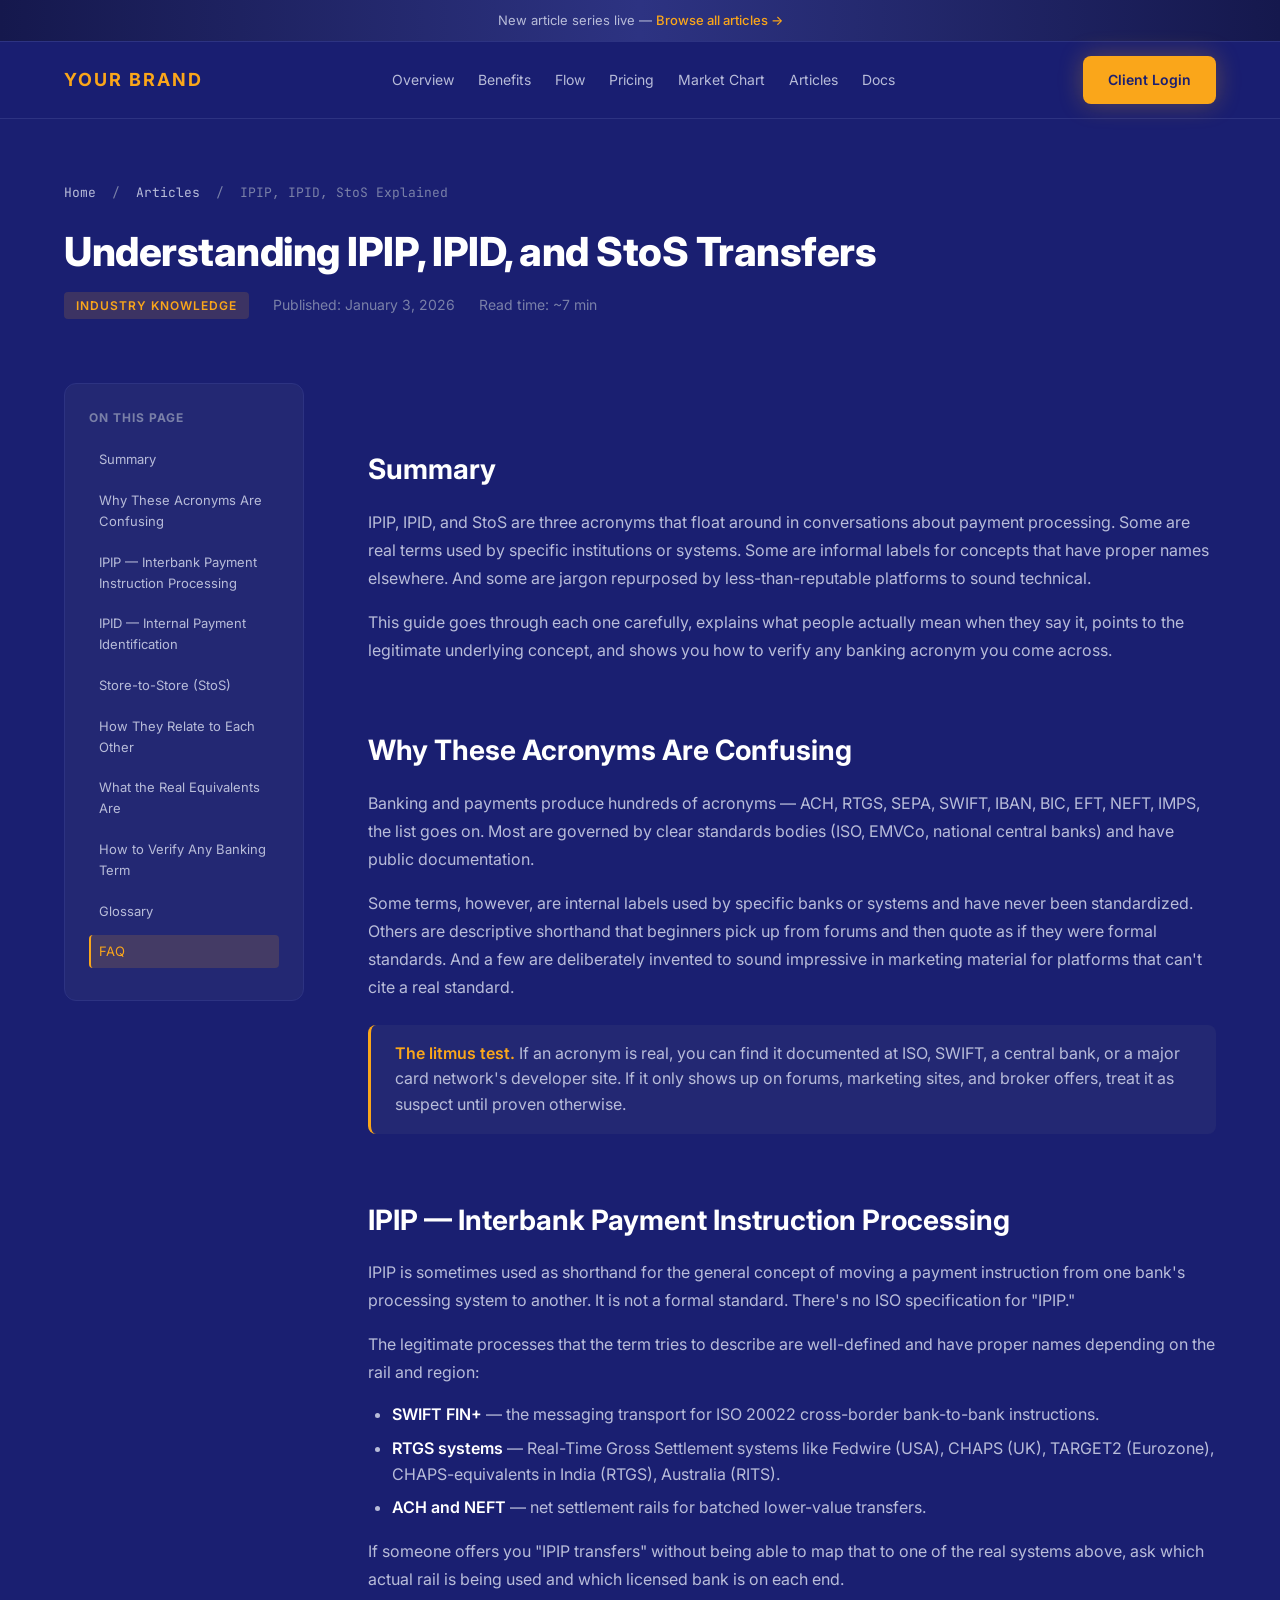
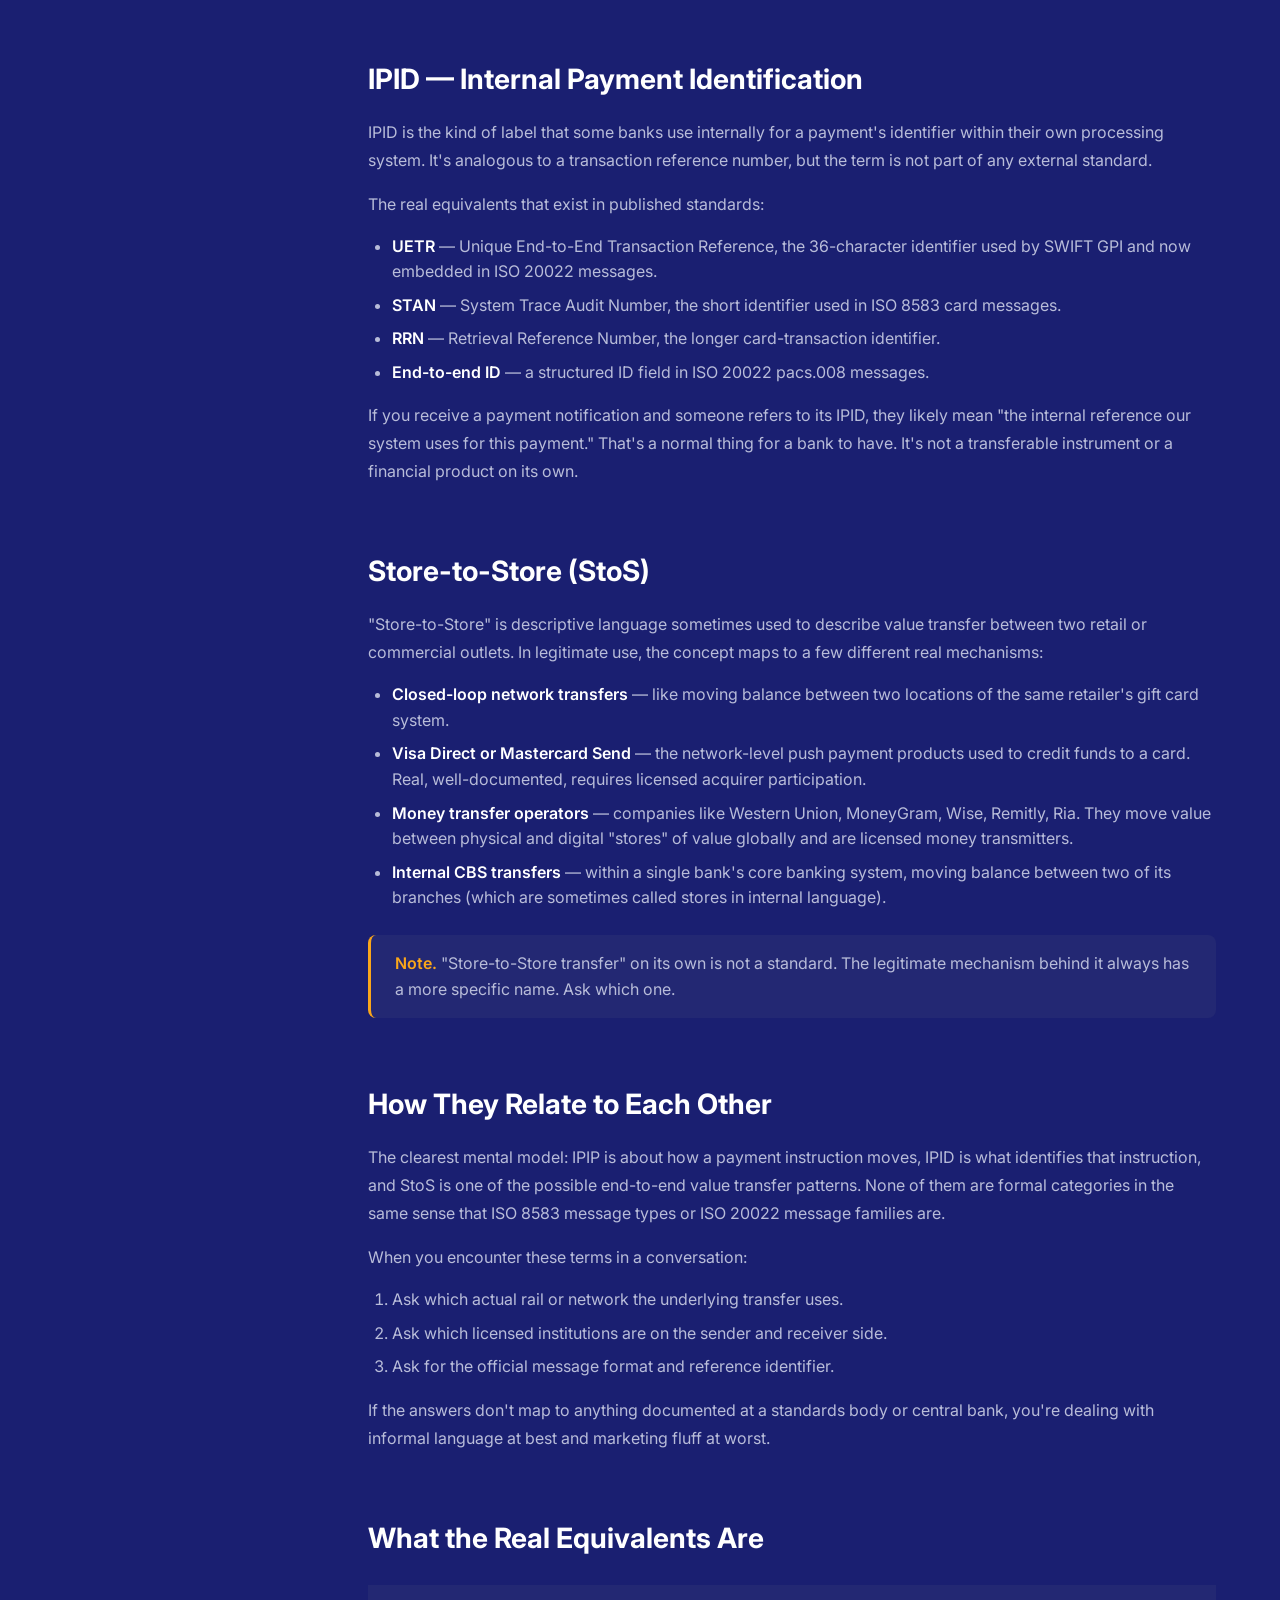
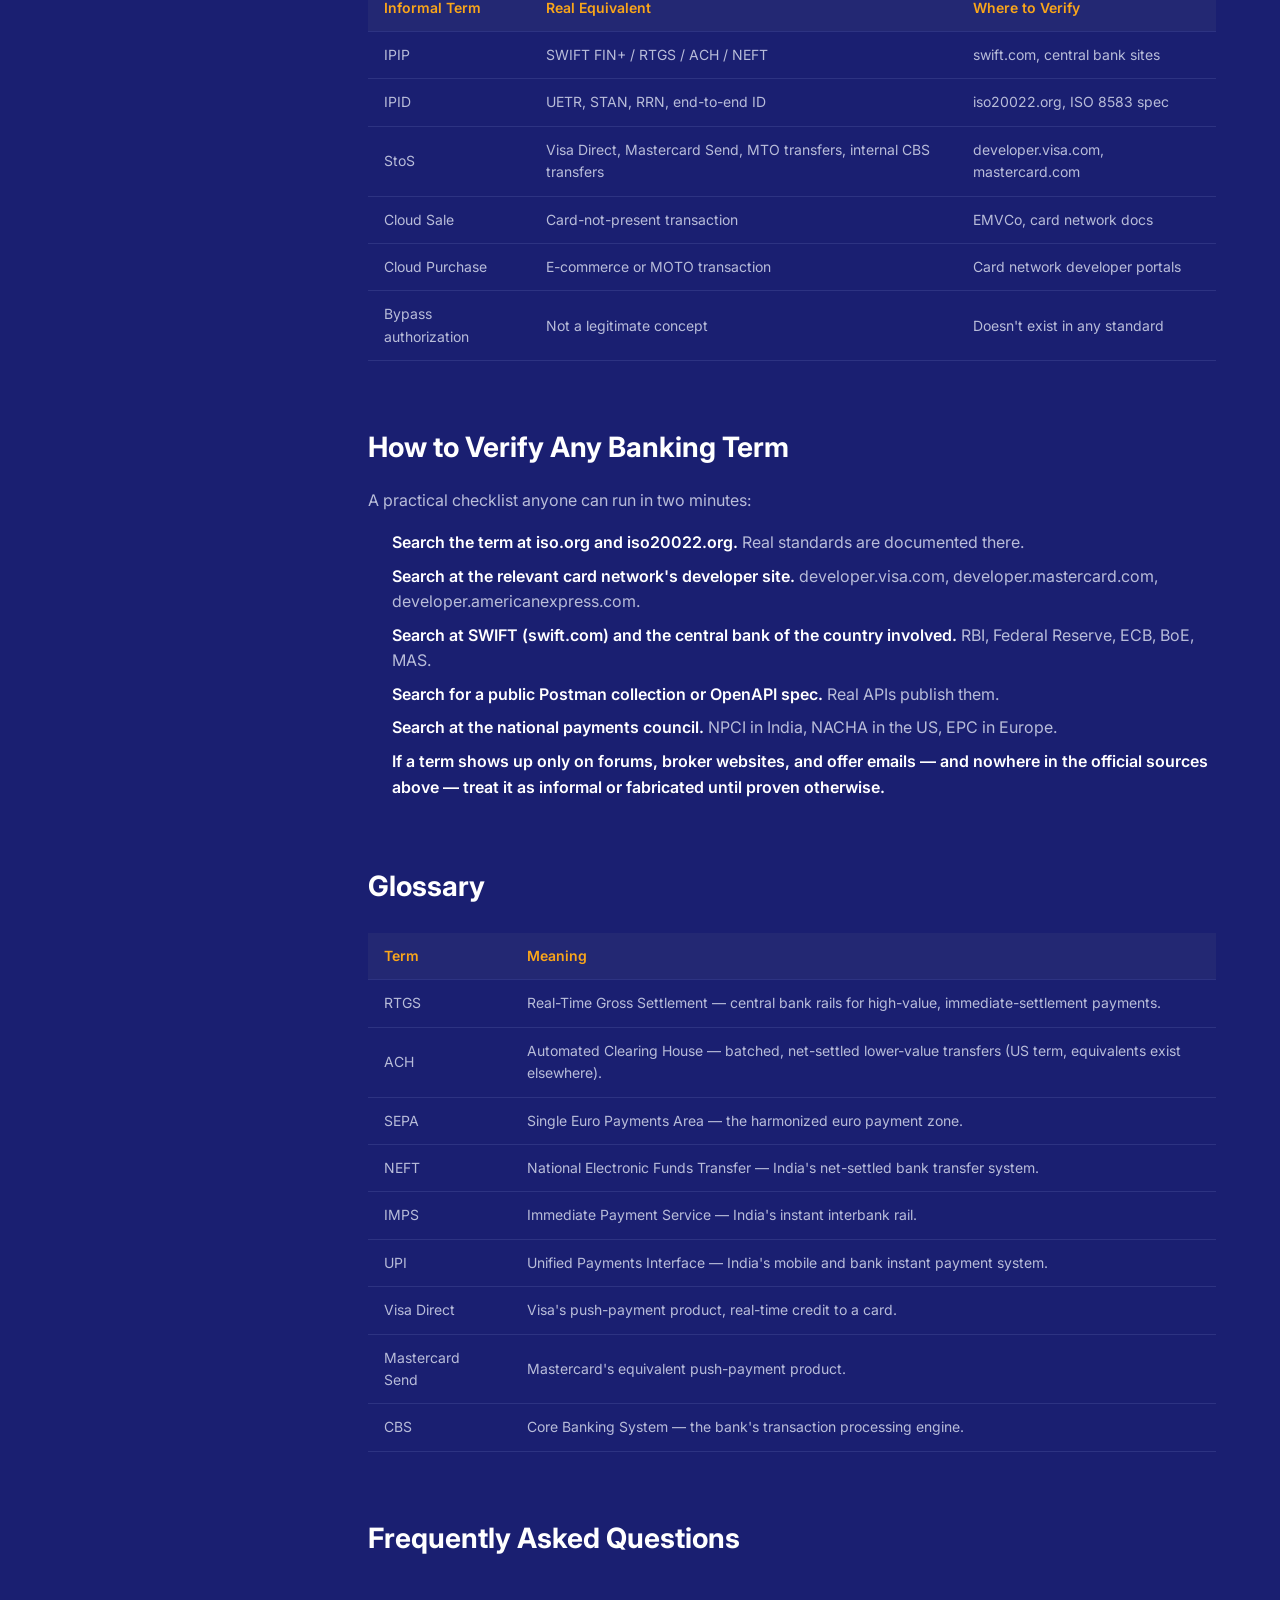
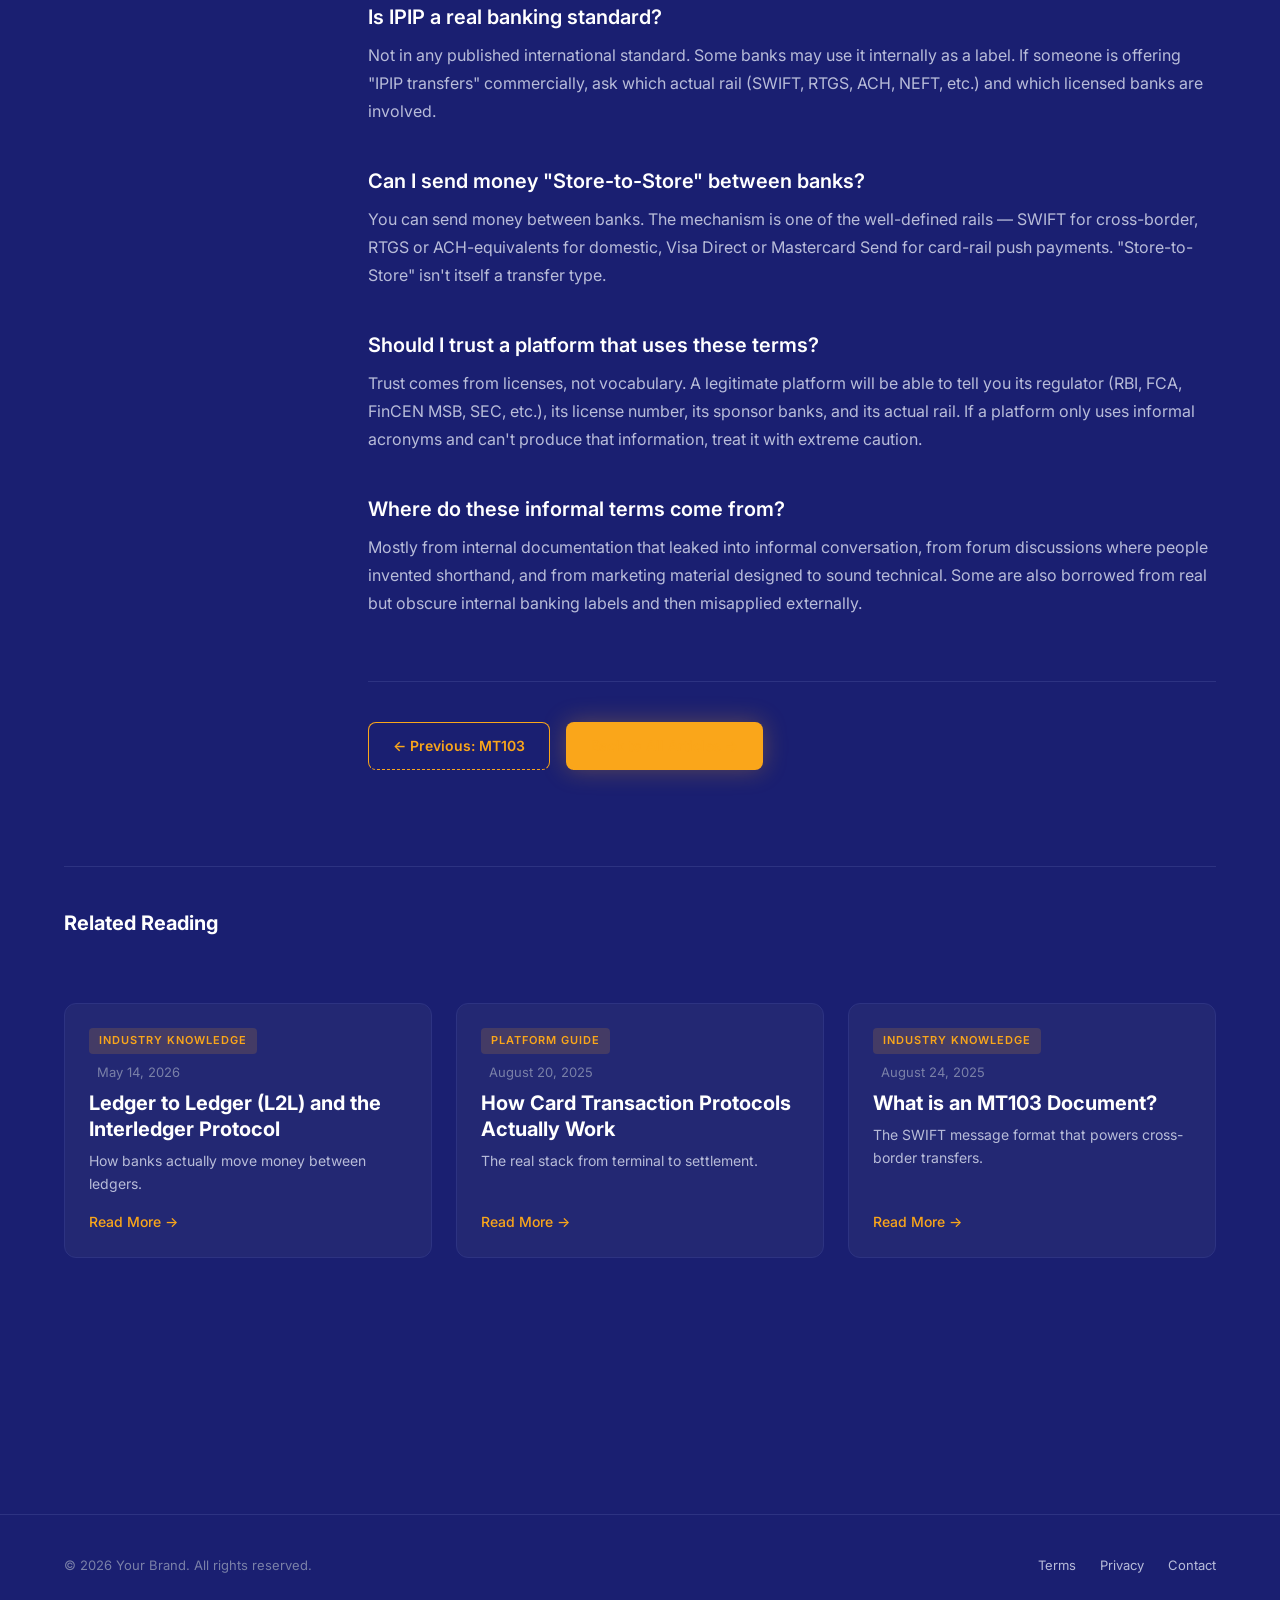
<file: article-ipip-ipid-stos.html>
<!DOCTYPE html>
<html lang="en">
<head>
  <meta charset="UTF-8" />
  <meta name="viewport" content="width=device-width, initial-scale=1.0" />
  <title>Understanding IPIP, IPID, and StoS Transfers | YOUR BRAND</title>
  <meta name="description" content="What IPIP, IPID, and Store-to-Store transfers really are, where the terminology comes from, and how to think about them sensibly." />
  <link rel="stylesheet" href="css/global.css" />
  <link rel="stylesheet" href="css/article.css" />
  <link rel="preconnect" href="https://fonts.googleapis.com" />
  <link href="https://fonts.googleapis.com/css2?family=Inter:wght@400;500;600;700;800&family=JetBrains+Mono&display=swap" rel="stylesheet" />
</head>
<body>

  <div class="announcement-bar">
    <p>New article series live — <a href="/articles.html">Browse all articles →</a></p>
  </div>

  <header class="navbar">
    <div class="nav-container">
      <a href="/" class="logo">YOUR BRAND</a>
      <nav class="nav-links">
        <a href="/#overview">Overview</a>
        <a href="/#benefits">Benefits</a>
        <a href="/#flow">Flow</a>
        <a href="/#pricing">Pricing</a>
        <a href="/#chart">Market Chart</a>
        <a href="/articles.html">Articles</a>
        <a href="/docs.html">Docs</a>
      </nav>
      <a href="/login" class="btn btn-primary">Client Login</a>
      <button class="hamburger" aria-label="Menu">☰</button>
    </div>
  </header>

  <main class="article-page">
    <div class="container">

      <nav class="breadcrumbs animate-fade">
        <a href="/">Home</a>
        <span class="separator">/</span>
        <a href="/articles.html">Articles</a>
        <span class="separator">/</span>
        <span>IPIP, IPID, StoS Explained</span>
      </nav>

      <header class="article-header animate-in">
        <h1 class="article-title">Understanding IPIP, IPID, and StoS Transfers</h1>
        <div class="article-meta">
          <span class="tag">Industry Knowledge</span>
          <span>Published: January 3, 2026</span>
          <span>Read time: ~7 min</span>
        </div>
      </header>

      <div class="article-layout animate-in delay-1">

        <aside class="toc">
          <h4>On This Page</h4>
          <ul>
            <li><a href="#summary">Summary</a></li>
            <li><a href="#why-confusing">Why These Acronyms Are Confusing</a></li>
            <li><a href="#ipip">IPIP — Interbank Payment Instruction Processing</a></li>
            <li><a href="#ipid">IPID — Internal Payment Identification</a></li>
            <li><a href="#stos">Store-to-Store (StoS)</a></li>
            <li><a href="#how-they-relate">How They Relate to Each Other</a></li>
            <li><a href="#real-equivalents">What the Real Equivalents Are</a></li>
            <li><a href="#verify">How to Verify Any Banking Term</a></li>
            <li><a href="#glossary">Glossary</a></li>
            <li><a href="#faq">FAQ</a></li>
          </ul>
        </aside>

        <article class="article-body">

          <section id="summary">
            <h2>Summary</h2>
            <p>
              IPIP, IPID, and StoS are three acronyms that float around in conversations about payment processing. Some are real terms used by specific institutions or systems. Some are informal labels for concepts that have proper names elsewhere. And some are jargon repurposed by less-than-reputable platforms to sound technical.
            </p>
            <p>
              This guide goes through each one carefully, explains what people actually mean when they say it, points to the legitimate underlying concept, and shows you how to verify any banking acronym you come across.
            </p>
          </section>

          <section id="why-confusing">
            <h2>Why These Acronyms Are Confusing</h2>
            <p>
              Banking and payments produce hundreds of acronyms — ACH, RTGS, SEPA, SWIFT, IBAN, BIC, EFT, NEFT, IMPS, the list goes on. Most are governed by clear standards bodies (ISO, EMVCo, national central banks) and have public documentation.
            </p>
            <p>
              Some terms, however, are internal labels used by specific banks or systems and have never been standardized. Others are descriptive shorthand that beginners pick up from forums and then quote as if they were formal standards. And a few are deliberately invented to sound impressive in marketing material for platforms that can't cite a real standard.
            </p>
            <div class="callout">
              <strong>The litmus test.</strong> If an acronym is real, you can find it documented at ISO, SWIFT, a central bank, or a major card network's developer site. If it only shows up on forums, marketing sites, and broker offers, treat it as suspect until proven otherwise.
            </div>
          </section>

          <section id="ipip">
            <h2>IPIP — Interbank Payment Instruction Processing</h2>
            <p>
              IPIP is sometimes used as shorthand for the general concept of moving a payment instruction from one bank's processing system to another. It is not a formal standard. There's no ISO specification for "IPIP."
            </p>
            <p>
              The legitimate processes that the term tries to describe are well-defined and have proper names depending on the rail and region:
            </p>
            <ul>
              <li><strong>SWIFT FIN+</strong> — the messaging transport for ISO 20022 cross-border bank-to-bank instructions.</li>
              <li><strong>RTGS systems</strong> — Real-Time Gross Settlement systems like Fedwire (USA), CHAPS (UK), TARGET2 (Eurozone), CHAPS-equivalents in India (RTGS), Australia (RITS).</li>
              <li><strong>ACH and NEFT</strong> — net settlement rails for batched lower-value transfers.</li>
            </ul>
            <p>
              If someone offers you "IPIP transfers" without being able to map that to one of the real systems above, ask which actual rail is being used and which licensed bank is on each end.
            </p>
          </section>

          <section id="ipid">
            <h2>IPID — Internal Payment Identification</h2>
            <p>
              IPID is the kind of label that some banks use internally for a payment's identifier within their own processing system. It's analogous to a transaction reference number, but the term is not part of any external standard.
            </p>
            <p>
              The real equivalents that exist in published standards:
            </p>
            <ul>
              <li><strong>UETR</strong> — Unique End-to-End Transaction Reference, the 36-character identifier used by SWIFT GPI and now embedded in ISO 20022 messages.</li>
              <li><strong>STAN</strong> — System Trace Audit Number, the short identifier used in ISO 8583 card messages.</li>
              <li><strong>RRN</strong> — Retrieval Reference Number, the longer card-transaction identifier.</li>
              <li><strong>End-to-end ID</strong> — a structured ID field in ISO 20022 pacs.008 messages.</li>
            </ul>
            <p>
              If you receive a payment notification and someone refers to its IPID, they likely mean "the internal reference our system uses for this payment." That's a normal thing for a bank to have. It's not a transferable instrument or a financial product on its own.
            </p>
          </section>

          <section id="stos">
            <h2>Store-to-Store (StoS)</h2>
            <p>
              "Store-to-Store" is descriptive language sometimes used to describe value transfer between two retail or commercial outlets. In legitimate use, the concept maps to a few different real mechanisms:
            </p>
            <ul>
              <li><strong>Closed-loop network transfers</strong> — like moving balance between two locations of the same retailer's gift card system.</li>
              <li><strong>Visa Direct or Mastercard Send</strong> — the network-level push payment products used to credit funds to a card. Real, well-documented, requires licensed acquirer participation.</li>
              <li><strong>Money transfer operators</strong> — companies like Western Union, MoneyGram, Wise, Remitly, Ria. They move value between physical and digital "stores" of value globally and are licensed money transmitters.</li>
              <li><strong>Internal CBS transfers</strong> — within a single bank's core banking system, moving balance between two of its branches (which are sometimes called stores in internal language).</li>
            </ul>
            <div class="callout">
              <strong>Note.</strong> "Store-to-Store transfer" on its own is not a standard. The legitimate mechanism behind it always has a more specific name. Ask which one.
            </div>
          </section>

          <section id="how-they-relate">
            <h2>How They Relate to Each Other</h2>
            <p>
              The clearest mental model: IPIP is about how a payment instruction moves, IPID is what identifies that instruction, and StoS is one of the possible end-to-end value transfer patterns. None of them are formal categories in the same sense that ISO 8583 message types or ISO 20022 message families are.
            </p>
            <p>
              When you encounter these terms in a conversation:
            </p>
            <ol>
              <li>Ask which actual rail or network the underlying transfer uses.</li>
              <li>Ask which licensed institutions are on the sender and receiver side.</li>
              <li>Ask for the official message format and reference identifier.</li>
            </ol>
            <p>
              If the answers don't map to anything documented at a standards body or central bank, you're dealing with informal language at best and marketing fluff at worst.
            </p>
          </section>

          <section id="real-equivalents">
            <h2>What the Real Equivalents Are</h2>
            <table>
              <thead>
                <tr><th>Informal Term</th><th>Real Equivalent</th><th>Where to Verify</th></tr>
              </thead>
              <tbody>
                <tr><td>IPIP</td><td>SWIFT FIN+ / RTGS / ACH / NEFT</td><td>swift.com, central bank sites</td></tr>
                <tr><td>IPID</td><td>UETR, STAN, RRN, end-to-end ID</td><td>iso20022.org, ISO 8583 spec</td></tr>
                <tr><td>StoS</td><td>Visa Direct, Mastercard Send, MTO transfers, internal CBS transfers</td><td>developer.visa.com, mastercard.com</td></tr>
                <tr><td>Cloud Sale</td><td>Card-not-present transaction</td><td>EMVCo, card network docs</td></tr>
                <tr><td>Cloud Purchase</td><td>E-commerce or MOTO transaction</td><td>Card network developer portals</td></tr>
                <tr><td>Bypass authorization</td><td>Not a legitimate concept</td><td>Doesn't exist in any standard</td></tr>
              </tbody>
            </table>
          </section>

          <section id="verify">
            <h2>How to Verify Any Banking Term</h2>
            <p>
              A practical checklist anyone can run in two minutes:
            </p>
            <ol class="numbered-steps" style="list-style: none; counter-reset: step; padding-left: 0;">
              <li><strong>Search the term at iso.org and iso20022.org.</strong> Real standards are documented there.</li>
              <li><strong>Search at the relevant card network's developer site.</strong> developer.visa.com, developer.mastercard.com, developer.americanexpress.com.</li>
              <li><strong>Search at SWIFT (swift.com) and the central bank of the country involved.</strong> RBI, Federal Reserve, ECB, BoE, MAS.</li>
              <li><strong>Search for a public Postman collection or OpenAPI spec.</strong> Real APIs publish them.</li>
              <li><strong>Search at the national payments council.</strong> NPCI in India, NACHA in the US, EPC in Europe.</li>
              <li><strong>If a term shows up only on forums, broker websites, and offer emails — and nowhere in the official sources above — treat it as informal or fabricated until proven otherwise.</strong></li>
            </ol>
          </section>

          <section id="glossary">
            <h2>Glossary</h2>
            <table>
              <thead>
                <tr><th>Term</th><th>Meaning</th></tr>
              </thead>
              <tbody>
                <tr><td>RTGS</td><td>Real-Time Gross Settlement — central bank rails for high-value, immediate-settlement payments.</td></tr>
                <tr><td>ACH</td><td>Automated Clearing House — batched, net-settled lower-value transfers (US term, equivalents exist elsewhere).</td></tr>
                <tr><td>SEPA</td><td>Single Euro Payments Area — the harmonized euro payment zone.</td></tr>
                <tr><td>NEFT</td><td>National Electronic Funds Transfer — India's net-settled bank transfer system.</td></tr>
                <tr><td>IMPS</td><td>Immediate Payment Service — India's instant interbank rail.</td></tr>
                <tr><td>UPI</td><td>Unified Payments Interface — India's mobile and bank instant payment system.</td></tr>
                <tr><td>Visa Direct</td><td>Visa's push-payment product, real-time credit to a card.</td></tr>
                <tr><td>Mastercard Send</td><td>Mastercard's equivalent push-payment product.</td></tr>
                <tr><td>CBS</td><td>Core Banking System — the bank's transaction processing engine.</td></tr>
              </tbody>
            </table>
          </section>

          <section id="faq">
            <h2>Frequently Asked Questions</h2>

            <h3>Is IPIP a real banking standard?</h3>
            <p>
              Not in any published international standard. Some banks may use it internally as a label. If someone is offering "IPIP transfers" commercially, ask which actual rail (SWIFT, RTGS, ACH, NEFT, etc.) and which licensed banks are involved.
            </p>

            <h3>Can I send money "Store-to-Store" between banks?</h3>
            <p>
              You can send money between banks. The mechanism is one of the well-defined rails — SWIFT for cross-border, RTGS or ACH-equivalents for domestic, Visa Direct or Mastercard Send for card-rail push payments. "Store-to-Store" isn't itself a transfer type.
            </p>

            <h3>Should I trust a platform that uses these terms?</h3>
            <p>
              Trust comes from licenses, not vocabulary. A legitimate platform will be able to tell you its regulator (RBI, FCA, FinCEN MSB, SEC, etc.), its license number, its sponsor banks, and its actual rail. If a platform only uses informal acronyms and can't produce that information, treat it with extreme caution.
            </p>

            <h3>Where do these informal terms come from?</h3>
            <p>
              Mostly from internal documentation that leaked into informal conversation, from forum discussions where people invented shorthand, and from marketing material designed to sound technical. Some are also borrowed from real but obscure internal banking labels and then misapplied externally.
            </p>
          </section>

          <div style="display:flex; gap: var(--space-md); flex-wrap: wrap; margin-top: var(--space-2xl); padding-top: var(--space-xl); border-top: 1px solid var(--border);">
            <a href="article-mt103.html" class="btn btn-outline">← Previous: MT103</a>
            <a href="/articles.html" class="btn btn-primary">Back to All Articles →</a>
          </div>

        </article>
      </div>

      <section style="margin-top: var(--space-3xl); padding-top: var(--space-xl); border-top: 1px solid var(--border);">
        <h3 style="font-size: 20px; margin-bottom: var(--space-lg); color: var(--text-primary);">Related Reading</h3>
        <div class="articles-grid">

          <a href="article-l2l-ilp.html" class="article-card">
            <span class="tag">Industry Knowledge</span>
            <time>May 14, 2026</time>
            <h3>Ledger to Ledger (L2L) and the Interledger Protocol</h3>
            <p>How banks actually move money between ledgers.</p>
            <span class="read-more">Read More →</span>
          </a>

          <a href="article-protocol-101.html" class="article-card">
            <span class="tag">Platform Guide</span>
            <time>August 20, 2025</time>
            <h3>How Card Transaction Protocols Actually Work</h3>
            <p>The real stack from terminal to settlement.</p>
            <span class="read-more">Read More →</span>
          </a>

          <a href="article-mt103.html" class="article-card">
            <span class="tag">Industry Knowledge</span>
            <time>August 24, 2025</time>
            <h3>What is an MT103 Document?</h3>
            <p>The SWIFT message format that powers cross-border transfers.</p>
            <span class="read-more">Read More →</span>
          </a>

        </div>
      </section>

    </div>
  </main>

  <footer class="footer">
    <div class="container footer-container">
      <p>© 2026 Your Brand. All rights reserved.</p>
      <div class="footer-links">
        <a href="/terms">Terms</a>
        <a href="/privacy">Privacy</a>
        <a href="/contact">Contact</a>
      </div>
    </div>
  </footer>

  <script src="js/global.js"></script>
</body>
</html>
</file>
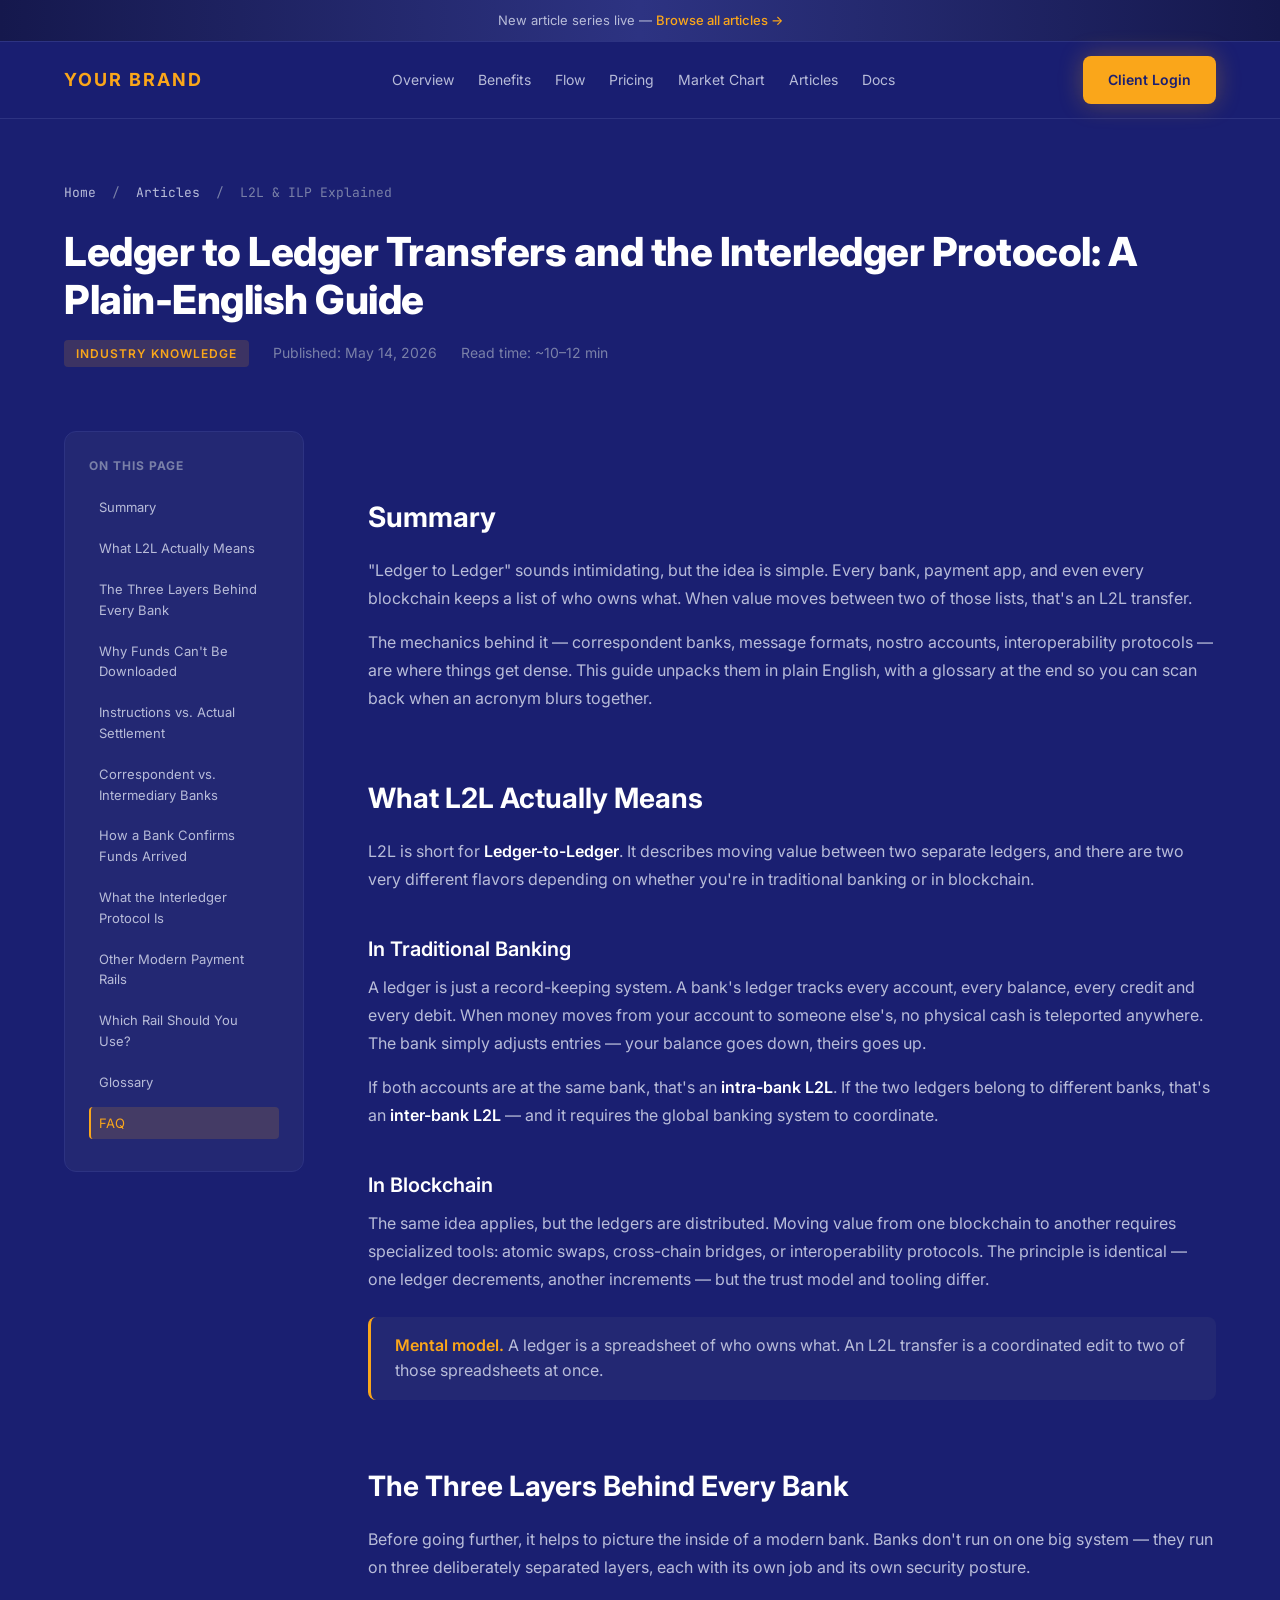
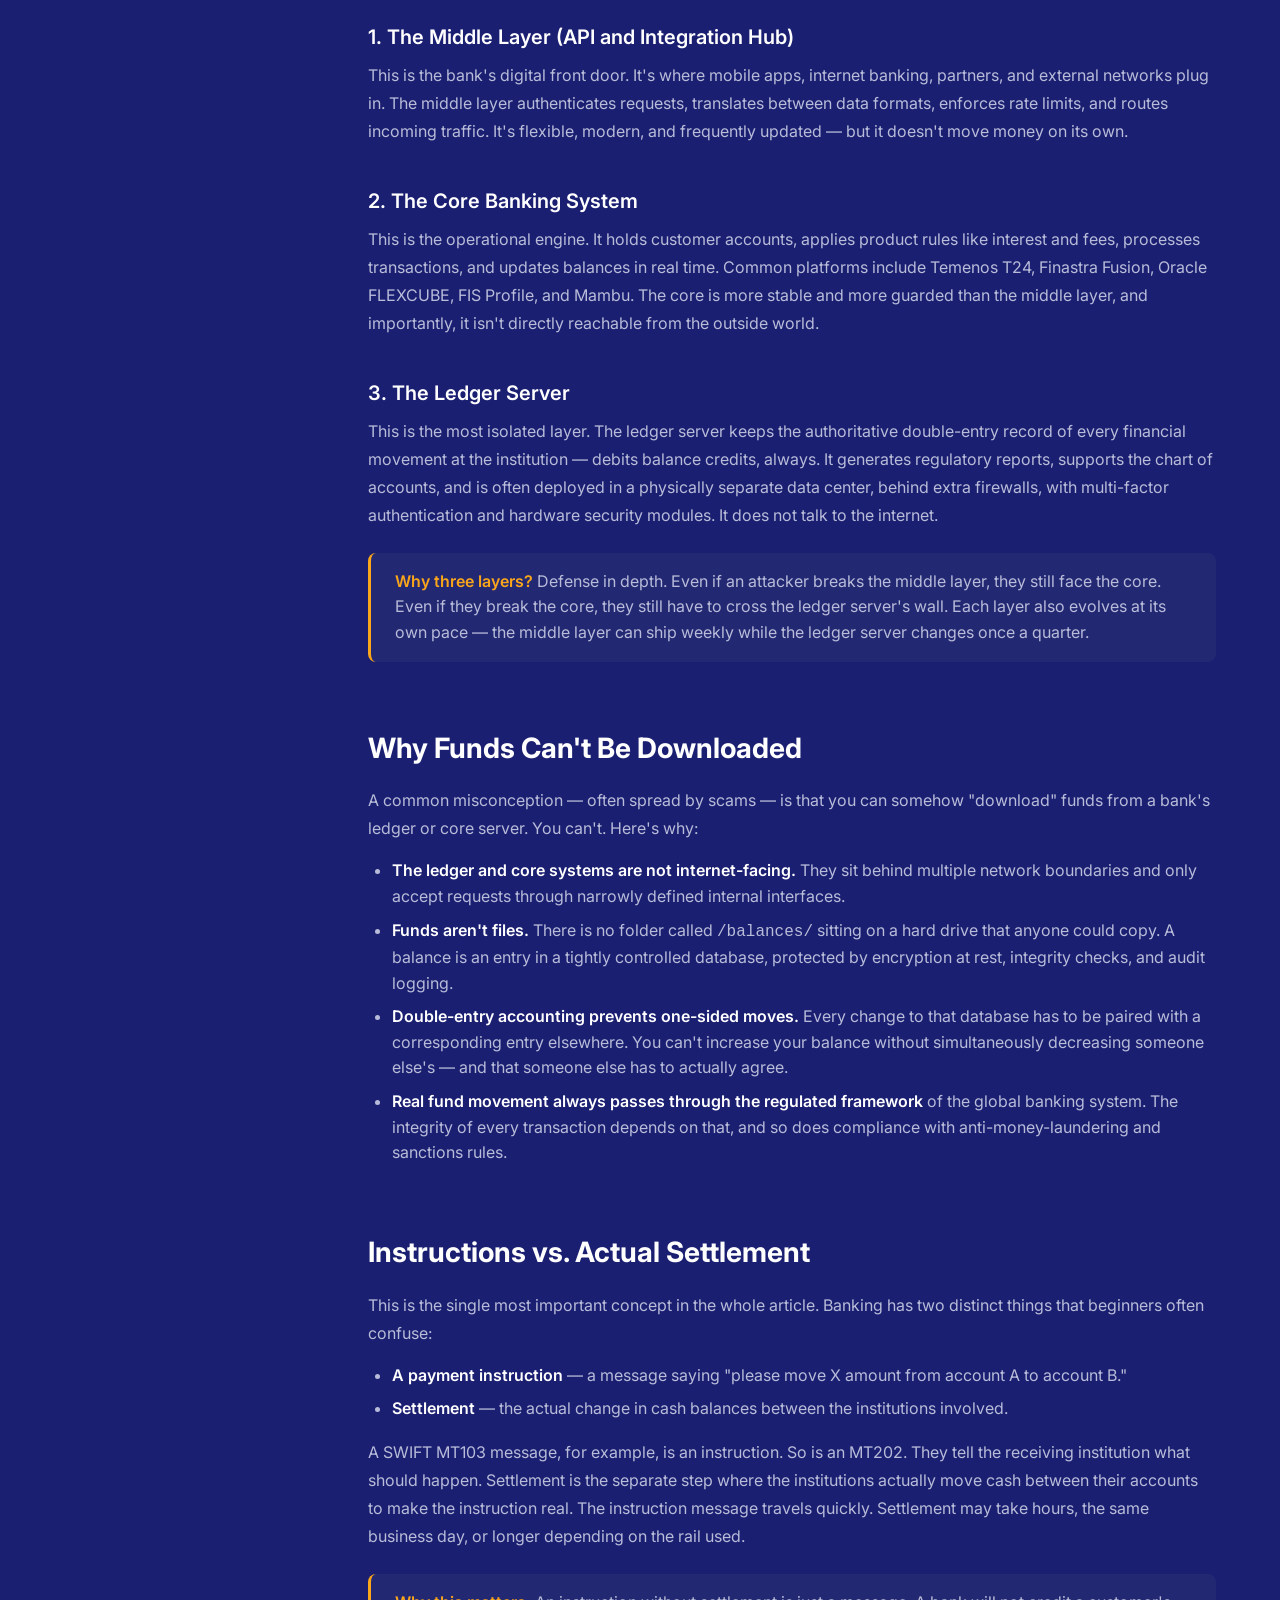
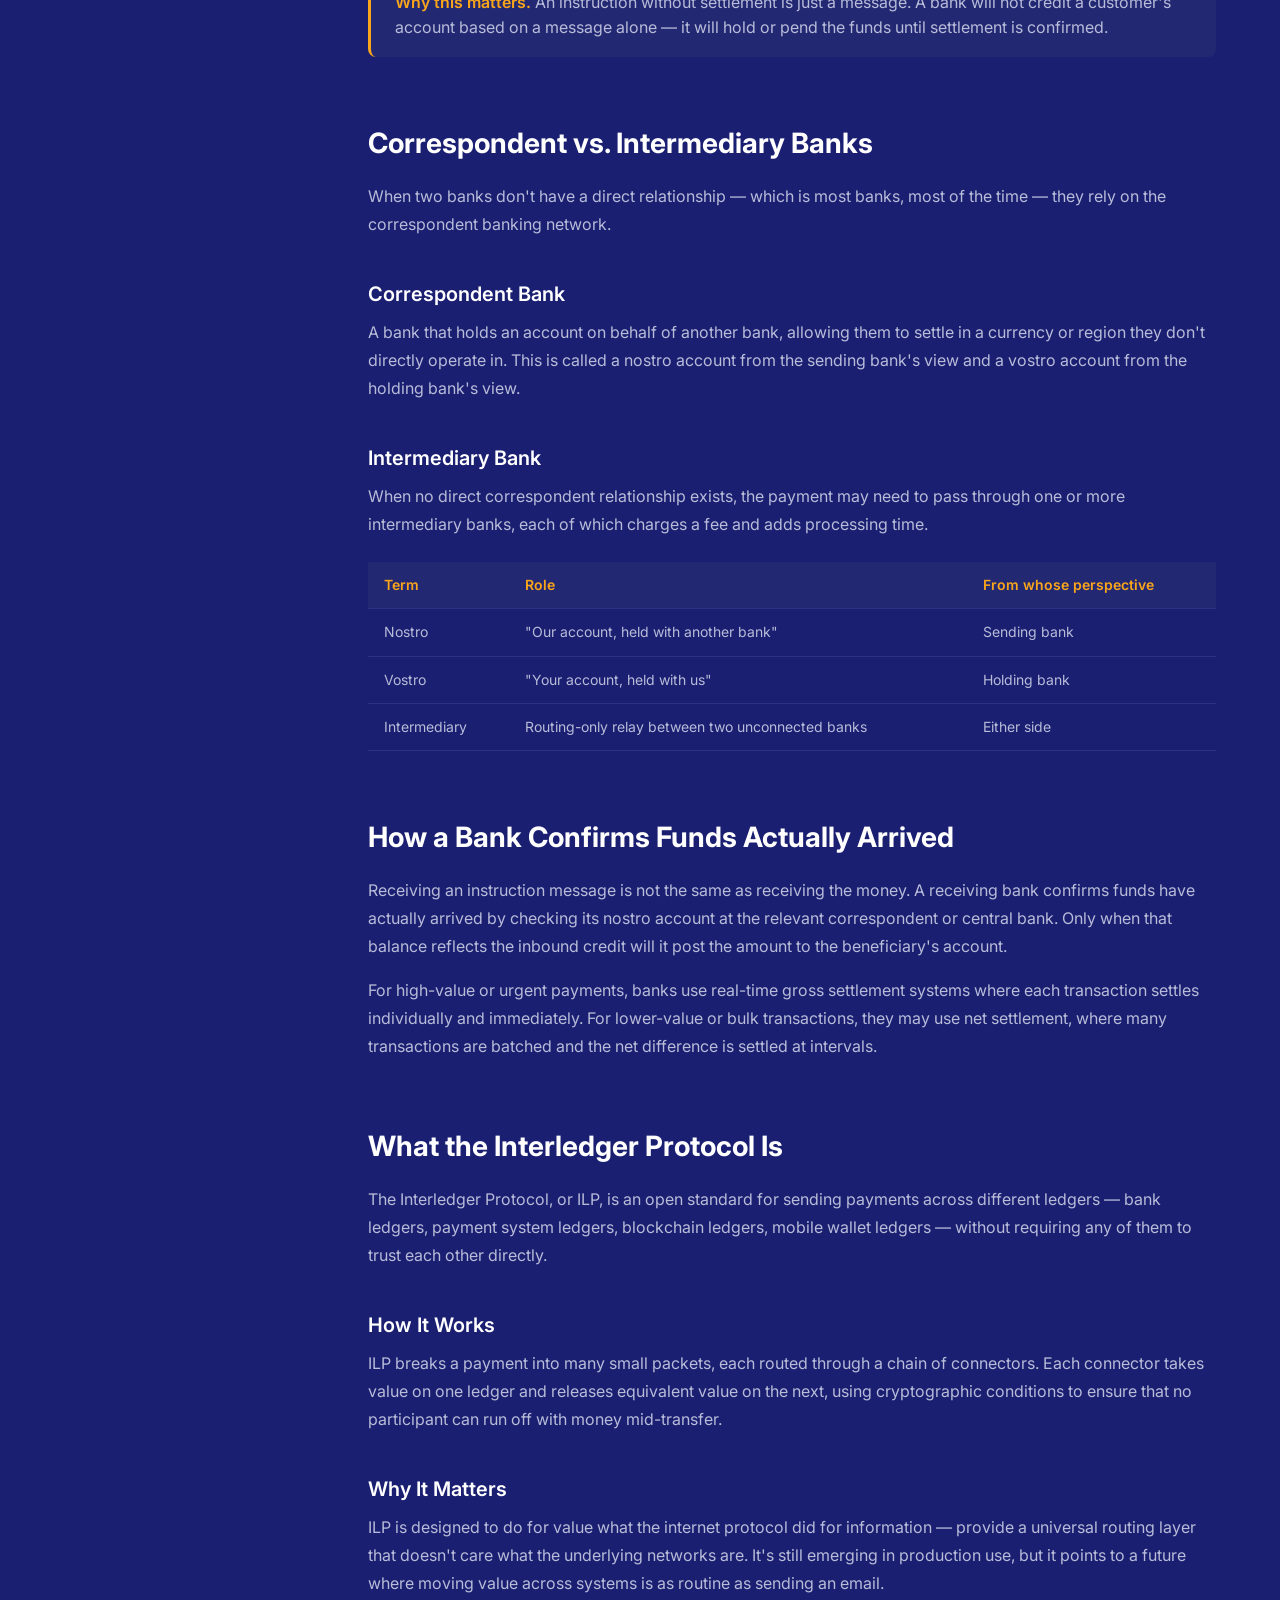
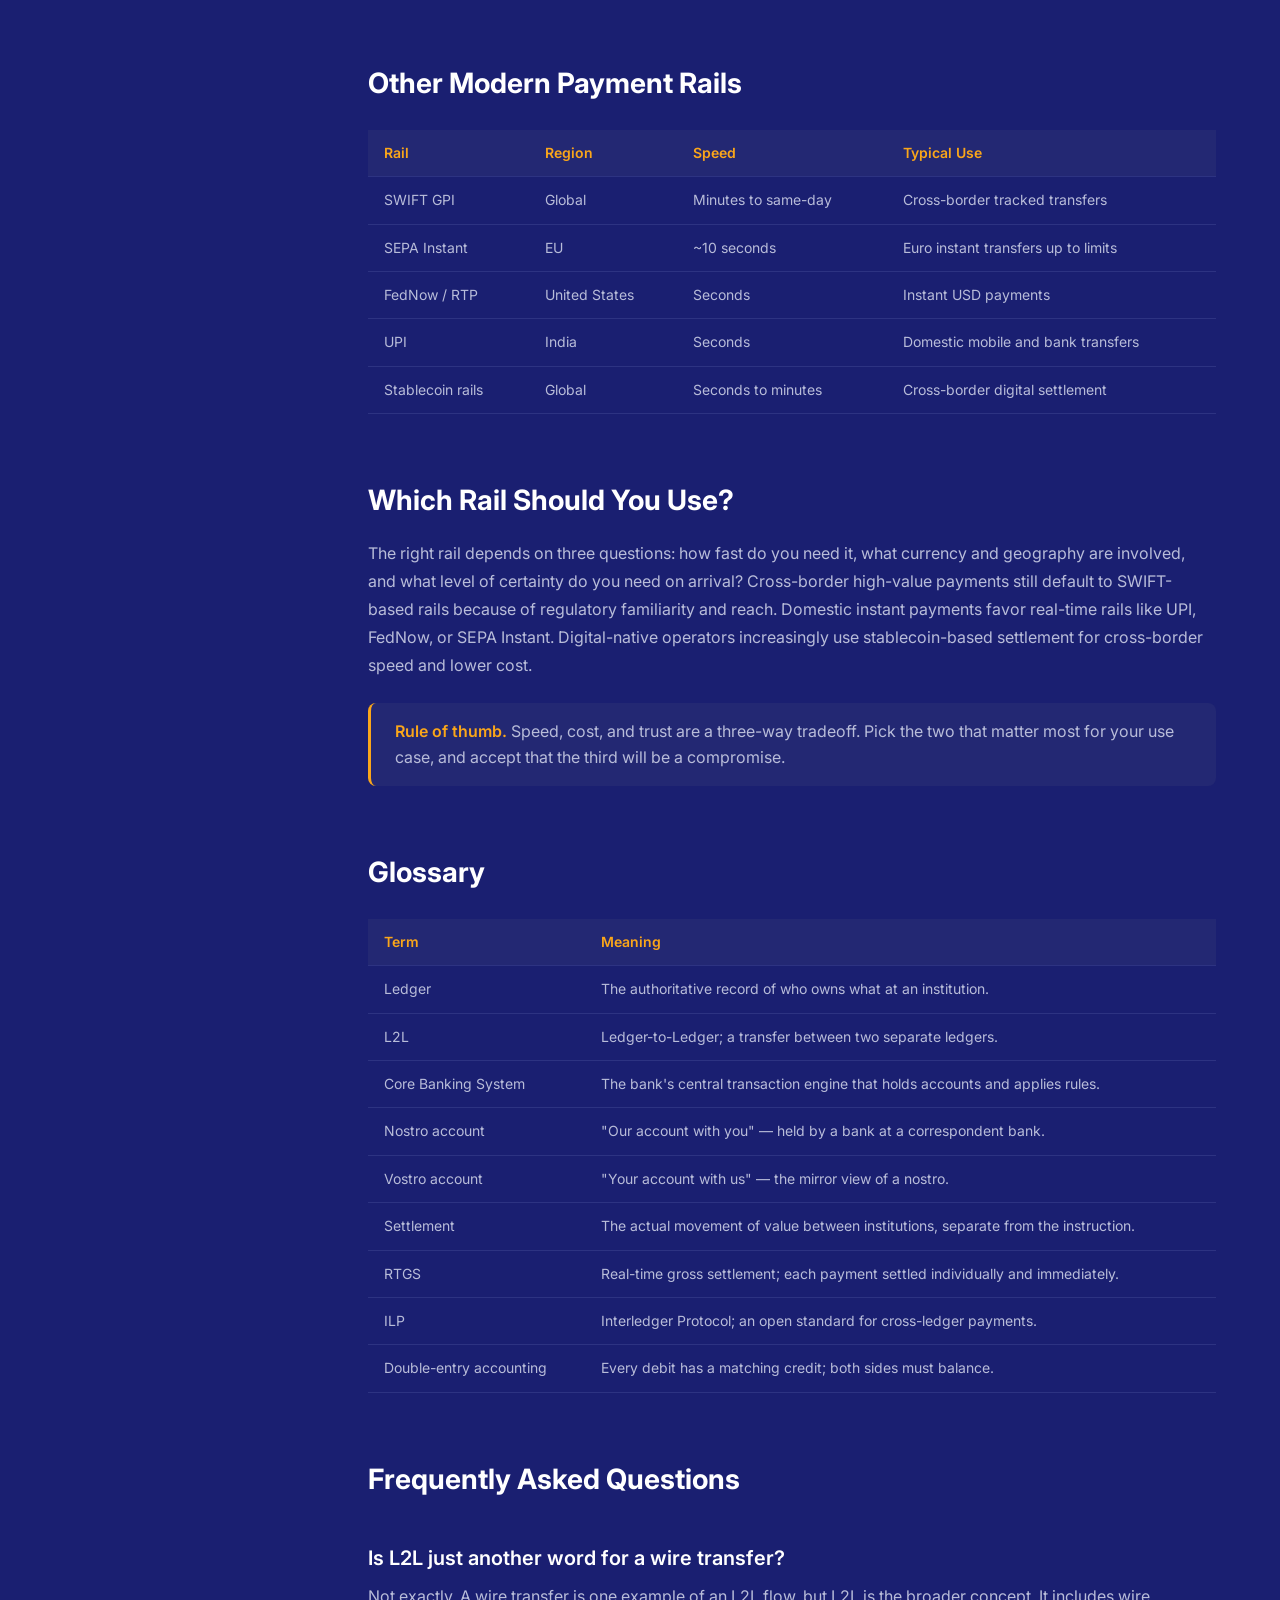
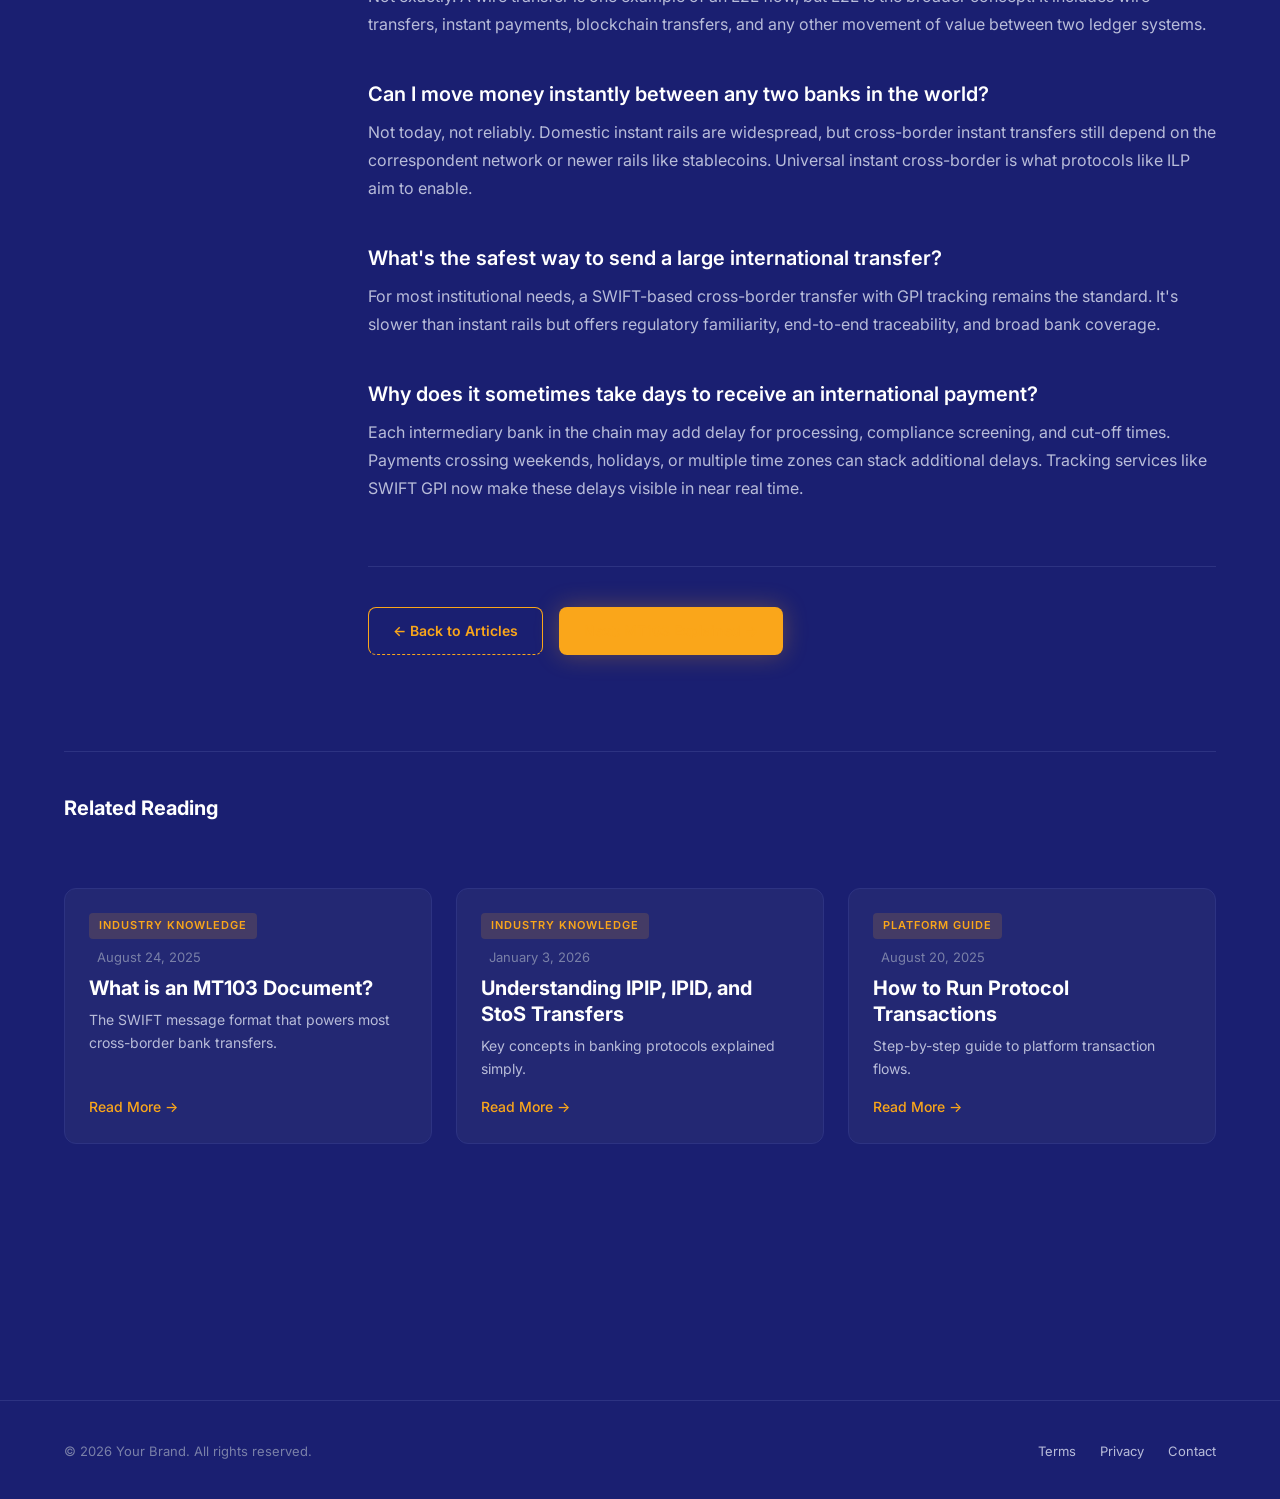
<file: article-l2l-ilp.html>
<!DOCTYPE html>
<html lang="en">
<head>
  <meta charset="UTF-8" />
  <meta name="viewport" content="width=device-width, initial-scale=1.0" />
  <title>Ledger to Ledger Transfers and the Interledger Protocol — A Plain-English Guide | YOUR BRAND</title>
  <meta name="description" content="A plain-English guide to how banks actually move money between ledgers — correspondent banks, settlement, ILP, and the modern payment rails." />
  <link rel="stylesheet" href="css/global.css" />
  <link rel="stylesheet" href="css/article.css" />
  <link rel="preconnect" href="https://fonts.googleapis.com" />
  <link href="https://fonts.googleapis.com/css2?family=Inter:wght@400;500;600;700;800&family=JetBrains+Mono&display=swap" rel="stylesheet" />
</head>
<body>

  <!-- ========== ANNOUNCEMENT BAR ========== -->
  <div class="announcement-bar">
    <p>New article series live — <a href="/articles.html">Browse all articles →</a></p>
  </div>

  <!-- ========== NAVBAR ========== -->
  <header class="navbar">
    <div class="nav-container">
      <a href="/" class="logo">YOUR BRAND</a>
      <nav class="nav-links">
        <a href="/#overview">Overview</a>
        <a href="/#benefits">Benefits</a>
        <a href="/#flow">Flow</a>
        <a href="/#pricing">Pricing</a>
        <a href="/#chart">Market Chart</a>
        <a href="/articles.html">Articles</a>
        <a href="/docs">Docs</a>
      </nav>
      <a href="/login" class="btn btn-primary">Client Login</a>
      <button class="hamburger" aria-label="Menu">☰</button>
    </div>
  </header>

  <!-- ========== ARTICLE PAGE ========== -->
  <main class="article-page">
    <div class="container">

      <!-- BREADCRUMBS -->
      <nav class="breadcrumbs animate-fade">
        <a href="/">Home</a>
        <span class="separator">/</span>
        <a href="/articles.html">Articles</a>
        <span class="separator">/</span>
        <span>L2L &amp; ILP Explained</span>
      </nav>

      <!-- ARTICLE HEADER -->
      <header class="article-header animate-in">
        <h1 class="article-title">Ledger to Ledger Transfers and the Interledger Protocol: A Plain-English Guide</h1>
        <div class="article-meta">
          <span class="tag">Industry Knowledge</span>
          <span>Published: May 14, 2026</span>
          <span>Read time: ~10–12 min</span>
        </div>
      </header>

      <!-- 2-COLUMN LAYOUT: TOC SIDEBAR + ARTICLE BODY -->
      <div class="article-layout animate-in delay-1">

        <!-- ========== STICKY TOC SIDEBAR ========== -->
        <aside class="toc">
          <h4>On This Page</h4>
          <ul>
            <li><a href="#summary">Summary</a></li>
            <li><a href="#what-l2l-means">What L2L Actually Means</a></li>
            <li><a href="#three-layers">The Three Layers Behind Every Bank</a></li>
            <li><a href="#cant-download">Why Funds Can't Be Downloaded</a></li>
            <li><a href="#instructions-vs-settlement">Instructions vs. Actual Settlement</a></li>
            <li><a href="#correspondent">Correspondent vs. Intermediary Banks</a></li>
            <li><a href="#confirming-funds">How a Bank Confirms Funds Arrived</a></li>
            <li><a href="#ilp">What the Interledger Protocol Is</a></li>
            <li><a href="#modern-rails">Other Modern Payment Rails</a></li>
            <li><a href="#which-rail">Which Rail Should You Use?</a></li>
            <li><a href="#glossary">Glossary</a></li>
            <li><a href="#faq">FAQ</a></li>
          </ul>
        </aside>

        <!-- ========== ARTICLE BODY ========== -->
        <article class="article-body">

          <!-- INTRO / SUMMARY -->
          <section id="summary">
            <h2>Summary</h2>
            <p>
              "Ledger to Ledger" sounds intimidating, but the idea is simple. Every bank, payment app, and even every blockchain keeps a list of who owns what. When value moves between two of those lists, that's an L2L transfer.
            </p>
            <p>
              The mechanics behind it — correspondent banks, message formats, nostro accounts, interoperability protocols — are where things get dense. This guide unpacks them in plain English, with a glossary at the end so you can scan back when an acronym blurs together.
            </p>
          </section>

          <!-- SECTION 1 -->
          <section id="what-l2l-means">
            <h2>What L2L Actually Means</h2>
            <p>
              L2L is short for <strong>Ledger-to-Ledger</strong>. It describes moving value between two separate ledgers, and there are two very different flavors depending on whether you're in traditional banking or in blockchain.
            </p>

            <h3>In Traditional Banking</h3>
            <p>
              A ledger is just a record-keeping system. A bank's ledger tracks every account, every balance, every credit and every debit. When money moves from your account to someone else's, no physical cash is teleported anywhere. The bank simply adjusts entries — your balance goes down, theirs goes up.
            </p>
            <p>
              If both accounts are at the same bank, that's an <strong>intra-bank L2L</strong>. If the two ledgers belong to different banks, that's an <strong>inter-bank L2L</strong> — and it requires the global banking system to coordinate.
            </p>

            <h3>In Blockchain</h3>
            <p>
              The same idea applies, but the ledgers are distributed. Moving value from one blockchain to another requires specialized tools: atomic swaps, cross-chain bridges, or interoperability protocols. The principle is identical — one ledger decrements, another increments — but the trust model and tooling differ.
            </p>

            <div class="callout">
              <strong>Mental model.</strong> A ledger is a spreadsheet of who owns what. An L2L transfer is a coordinated edit to two of those spreadsheets at once.
            </div>
          </section>

          <!-- SECTION 2 -->
          <section id="three-layers">
            <h2>The Three Layers Behind Every Bank</h2>
            <p>
              Before going further, it helps to picture the inside of a modern bank. Banks don't run on one big system — they run on three deliberately separated layers, each with its own job and its own security posture.
            </p>

            <h3>1. The Middle Layer (API and Integration Hub)</h3>
            <p>
              This is the bank's digital front door. It's where mobile apps, internet banking, partners, and external networks plug in. The middle layer authenticates requests, translates between data formats, enforces rate limits, and routes incoming traffic. It's flexible, modern, and frequently updated — but it doesn't move money on its own.
            </p>

            <h3>2. The Core Banking System</h3>
            <p>
              This is the operational engine. It holds customer accounts, applies product rules like interest and fees, processes transactions, and updates balances in real time. Common platforms include Temenos T24, Finastra Fusion, Oracle FLEXCUBE, FIS Profile, and Mambu. The core is more stable and more guarded than the middle layer, and importantly, it isn't directly reachable from the outside world.
            </p>

            <h3>3. The Ledger Server</h3>
            <p>
              This is the most isolated layer. The ledger server keeps the authoritative double-entry record of every financial movement at the institution — debits balance credits, always. It generates regulatory reports, supports the chart of accounts, and is often deployed in a physically separate data center, behind extra firewalls, with multi-factor authentication and hardware security modules. It does not talk to the internet.
            </p>

            <div class="callout">
              <strong>Why three layers?</strong> Defense in depth. Even if an attacker breaks the middle layer, they still face the core. Even if they break the core, they still have to cross the ledger server's wall. Each layer also evolves at its own pace — the middle layer can ship weekly while the ledger server changes once a quarter.
            </div>
          </section>

          <!-- SECTION 3 -->
          <section id="cant-download">
            <h2>Why Funds Can't Be Downloaded</h2>
            <p>
              A common misconception — often spread by scams — is that you can somehow "download" funds from a bank's ledger or core server. You can't. Here's why:
            </p>
            <ul>
              <li><strong>The ledger and core systems are not internet-facing.</strong> They sit behind multiple network boundaries and only accept requests through narrowly defined internal interfaces.</li>
              <li><strong>Funds aren't files.</strong> There is no folder called <code>/balances/</code> sitting on a hard drive that anyone could copy. A balance is an entry in a tightly controlled database, protected by encryption at rest, integrity checks, and audit logging.</li>
              <li><strong>Double-entry accounting prevents one-sided moves.</strong> Every change to that database has to be paired with a corresponding entry elsewhere. You can't increase your balance without simultaneously decreasing someone else's — and that someone else has to actually agree.</li>
              <li><strong>Real fund movement always passes through the regulated framework</strong> of the global banking system. The integrity of every transaction depends on that, and so does compliance with anti-money-laundering and sanctions rules.</li>
            </ul>
          </section>

          <!-- SECTION 4 -->
          <section id="instructions-vs-settlement">
            <h2>Instructions vs. Actual Settlement</h2>
            <p>This is the single most important concept in the whole article. Banking has two distinct things that beginners often confuse:</p>
            <ul>
              <li><strong>A payment instruction</strong> — a message saying "please move X amount from account A to account B."</li>
              <li><strong>Settlement</strong> — the actual change in cash balances between the institutions involved.</li>
            </ul>
            <p>
              A SWIFT MT103 message, for example, is an instruction. So is an MT202. They tell the receiving institution what should happen. Settlement is the separate step where the institutions actually move cash between their accounts to make the instruction real. The instruction message travels quickly. Settlement may take hours, the same business day, or longer depending on the rail used.
            </p>
            <div class="callout">
              <strong>Why this matters.</strong> An instruction without settlement is just a message. A bank will not credit a customer's account based on a message alone — it will hold or pend the funds until settlement is confirmed.
            </div>
          </section>

          <!-- SECTION 5 -->
          <section id="correspondent">
            <h2>Correspondent vs. Intermediary Banks</h2>
            <p>
              When two banks don't have a direct relationship — which is most banks, most of the time — they rely on the correspondent banking network.
            </p>
            <h3>Correspondent Bank</h3>
            <p>
              A bank that holds an account on behalf of another bank, allowing them to settle in a currency or region they don't directly operate in. This is called a nostro account from the sending bank's view and a vostro account from the holding bank's view.
            </p>
            <h3>Intermediary Bank</h3>
            <p>
              When no direct correspondent relationship exists, the payment may need to pass through one or more intermediary banks, each of which charges a fee and adds processing time.
            </p>
            <table>
              <thead>
                <tr>
                  <th>Term</th>
                  <th>Role</th>
                  <th>From whose perspective</th>
                </tr>
              </thead>
              <tbody>
                <tr>
                  <td>Nostro</td>
                  <td>"Our account, held with another bank"</td>
                  <td>Sending bank</td>
                </tr>
                <tr>
                  <td>Vostro</td>
                  <td>"Your account, held with us"</td>
                  <td>Holding bank</td>
                </tr>
                <tr>
                  <td>Intermediary</td>
                  <td>Routing-only relay between two unconnected banks</td>
                  <td>Either side</td>
                </tr>
              </tbody>
            </table>
          </section>

          <!-- SECTION 6 -->
          <section id="confirming-funds">
            <h2>How a Bank Confirms Funds Actually Arrived</h2>
            <p>
              Receiving an instruction message is not the same as receiving the money. A receiving bank confirms funds have actually arrived by checking its nostro account at the relevant correspondent or central bank. Only when that balance reflects the inbound credit will it post the amount to the beneficiary's account.
            </p>
            <p>
              For high-value or urgent payments, banks use real-time gross settlement systems where each transaction settles individually and immediately. For lower-value or bulk transactions, they may use net settlement, where many transactions are batched and the net difference is settled at intervals.
            </p>
          </section>

          <!-- SECTION 7 -->
          <section id="ilp">
            <h2>What the Interledger Protocol Is</h2>
            <p>
              The Interledger Protocol, or ILP, is an open standard for sending payments across different ledgers — bank ledgers, payment system ledgers, blockchain ledgers, mobile wallet ledgers — without requiring any of them to trust each other directly.
            </p>
            <h3>How It Works</h3>
            <p>
              ILP breaks a payment into many small packets, each routed through a chain of connectors. Each connector takes value on one ledger and releases equivalent value on the next, using cryptographic conditions to ensure that no participant can run off with money mid-transfer.
            </p>
            <h3>Why It Matters</h3>
            <p>
              ILP is designed to do for value what the internet protocol did for information — provide a universal routing layer that doesn't care what the underlying networks are. It's still emerging in production use, but it points to a future where moving value across systems is as routine as sending an email.
            </p>
          </section>

          <!-- SECTION 8 -->
          <section id="modern-rails">
            <h2>Other Modern Payment Rails</h2>
            <table>
              <thead>
                <tr>
                  <th>Rail</th>
                  <th>Region</th>
                  <th>Speed</th>
                  <th>Typical Use</th>
                </tr>
              </thead>
              <tbody>
                <tr>
                  <td>SWIFT GPI</td>
                  <td>Global</td>
                  <td>Minutes to same-day</td>
                  <td>Cross-border tracked transfers</td>
                </tr>
                <tr>
                  <td>SEPA Instant</td>
                  <td>EU</td>
                  <td>~10 seconds</td>
                  <td>Euro instant transfers up to limits</td>
                </tr>
                <tr>
                  <td>FedNow / RTP</td>
                  <td>United States</td>
                  <td>Seconds</td>
                  <td>Instant USD payments</td>
                </tr>
                <tr>
                  <td>UPI</td>
                  <td>India</td>
                  <td>Seconds</td>
                  <td>Domestic mobile and bank transfers</td>
                </tr>
                <tr>
                  <td>Stablecoin rails</td>
                  <td>Global</td>
                  <td>Seconds to minutes</td>
                  <td>Cross-border digital settlement</td>
                </tr>
              </tbody>
            </table>
          </section>

          <!-- SECTION 9 -->
          <section id="which-rail">
            <h2>Which Rail Should You Use?</h2>
            <p>
              The right rail depends on three questions: how fast do you need it, what currency and geography are involved, and what level of certainty do you need on arrival? Cross-border high-value payments still default to SWIFT-based rails because of regulatory familiarity and reach. Domestic instant payments favor real-time rails like UPI, FedNow, or SEPA Instant. Digital-native operators increasingly use stablecoin-based settlement for cross-border speed and lower cost.
            </p>
            <div class="callout">
              <strong>Rule of thumb.</strong> Speed, cost, and trust are a three-way tradeoff. Pick the two that matter most for your use case, and accept that the third will be a compromise.
            </div>
          </section>

          <!-- GLOSSARY -->
          <section id="glossary">
            <h2>Glossary</h2>
            <table>
              <thead>
                <tr>
                  <th>Term</th>
                  <th>Meaning</th>
                </tr>
              </thead>
              <tbody>
                <tr><td>Ledger</td><td>The authoritative record of who owns what at an institution.</td></tr>
                <tr><td>L2L</td><td>Ledger-to-Ledger; a transfer between two separate ledgers.</td></tr>
                <tr><td>Core Banking System</td><td>The bank's central transaction engine that holds accounts and applies rules.</td></tr>
                <tr><td>Nostro account</td><td>"Our account with you" — held by a bank at a correspondent bank.</td></tr>
                <tr><td>Vostro account</td><td>"Your account with us" — the mirror view of a nostro.</td></tr>
                <tr><td>Settlement</td><td>The actual movement of value between institutions, separate from the instruction.</td></tr>
                <tr><td>RTGS</td><td>Real-time gross settlement; each payment settled individually and immediately.</td></tr>
                <tr><td>ILP</td><td>Interledger Protocol; an open standard for cross-ledger payments.</td></tr>
                <tr><td>Double-entry accounting</td><td>Every debit has a matching credit; both sides must balance.</td></tr>
              </tbody>
            </table>
          </section>

          <!-- FAQ -->
          <section id="faq">
            <h2>Frequently Asked Questions</h2>

            <h3>Is L2L just another word for a wire transfer?</h3>
            <p>
              Not exactly. A wire transfer is one example of an L2L flow, but L2L is the broader concept. It includes wire transfers, instant payments, blockchain transfers, and any other movement of value between two ledger systems.
            </p>

            <h3>Can I move money instantly between any two banks in the world?</h3>
            <p>
              Not today, not reliably. Domestic instant rails are widespread, but cross-border instant transfers still depend on the correspondent network or newer rails like stablecoins. Universal instant cross-border is what protocols like ILP aim to enable.
            </p>

            <h3>What's the safest way to send a large international transfer?</h3>
            <p>
              For most institutional needs, a SWIFT-based cross-border transfer with GPI tracking remains the standard. It's slower than instant rails but offers regulatory familiarity, end-to-end traceability, and broad bank coverage.
            </p>

            <h3>Why does it sometimes take days to receive an international payment?</h3>
            <p>
              Each intermediary bank in the chain may add delay for processing, compliance screening, and cut-off times. Payments crossing weekends, holidays, or multiple time zones can stack additional delays. Tracking services like SWIFT GPI now make these delays visible in near real time.
            </p>
          </section>

          <!-- BOTTOM CTAs -->
          <div style="display:flex; gap: var(--space-md); flex-wrap: wrap; margin-top: var(--space-2xl); padding-top: var(--space-xl); border-top: 1px solid var(--border);">
            <a href="/articles.html" class="btn btn-outline">← Back to Articles</a>
            <a href="article-mt103.html" class="btn btn-primary">Next: MT103 Explained →</a>
          </div>

        </article>
      </div>

      <!-- RELATED ARTICLES -->
      <section style="margin-top: var(--space-3xl); padding-top: var(--space-xl); border-top: 1px solid var(--border);">
        <h3 style="font-size: 20px; margin-bottom: var(--space-lg); color: var(--text-primary);">Related Reading</h3>
        <div class="articles-grid">

          <a href="article-mt103.html" class="article-card">
            <span class="tag">Industry Knowledge</span>
            <time>August 24, 2025</time>
            <h3>What is an MT103 Document?</h3>
            <p>The SWIFT message format that powers most cross-border bank transfers.</p>
            <span class="read-more">Read More →</span>
          </a>

          <a href="article-ipip-ipid-stos.html" class="article-card">
            <span class="tag">Industry Knowledge</span>
            <time>January 3, 2026</time>
            <h3>Understanding IPIP, IPID, and StoS Transfers</h3>
            <p>Key concepts in banking protocols explained simply.</p>
            <span class="read-more">Read More →</span>
          </a>

          <a href="article-protocol-101.html" class="article-card">
            <span class="tag">Platform Guide</span>
            <time>August 20, 2025</time>
            <h3>How to Run Protocol Transactions</h3>
            <p>Step-by-step guide to platform transaction flows.</p>
            <span class="read-more">Read More →</span>
          </a>

        </div>
      </section>

    </div>
  </main>

  <!-- ========== FOOTER ========== -->
  <footer class="footer">
    <div class="container footer-container">
      <p>© 2026 Your Brand. All rights reserved.</p>
      <div class="footer-links">
        <a href="/terms">Terms</a>
        <a href="/privacy">Privacy</a>
        <a href="/contact">Contact</a>
      </div>
    </div>
  </footer>

  <script src="js/global.js"></script>
</body>
</html>
</file>
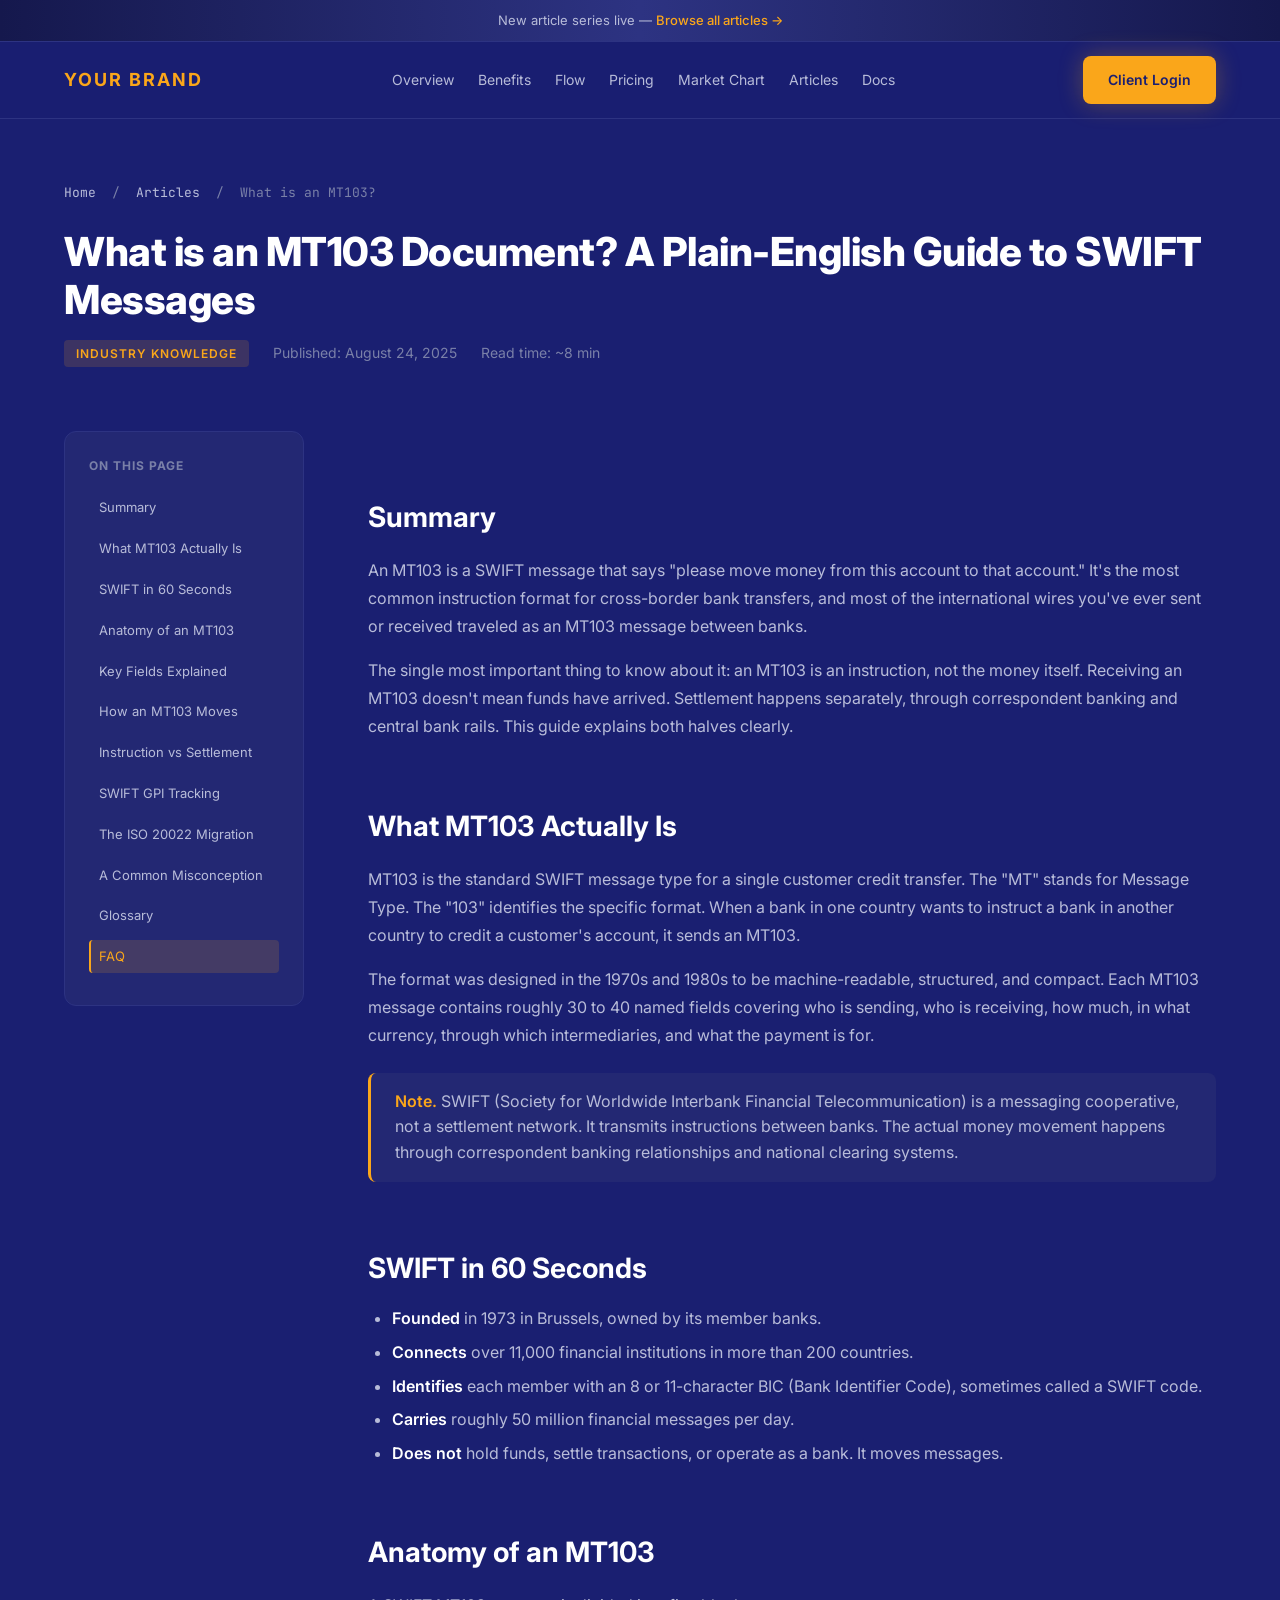
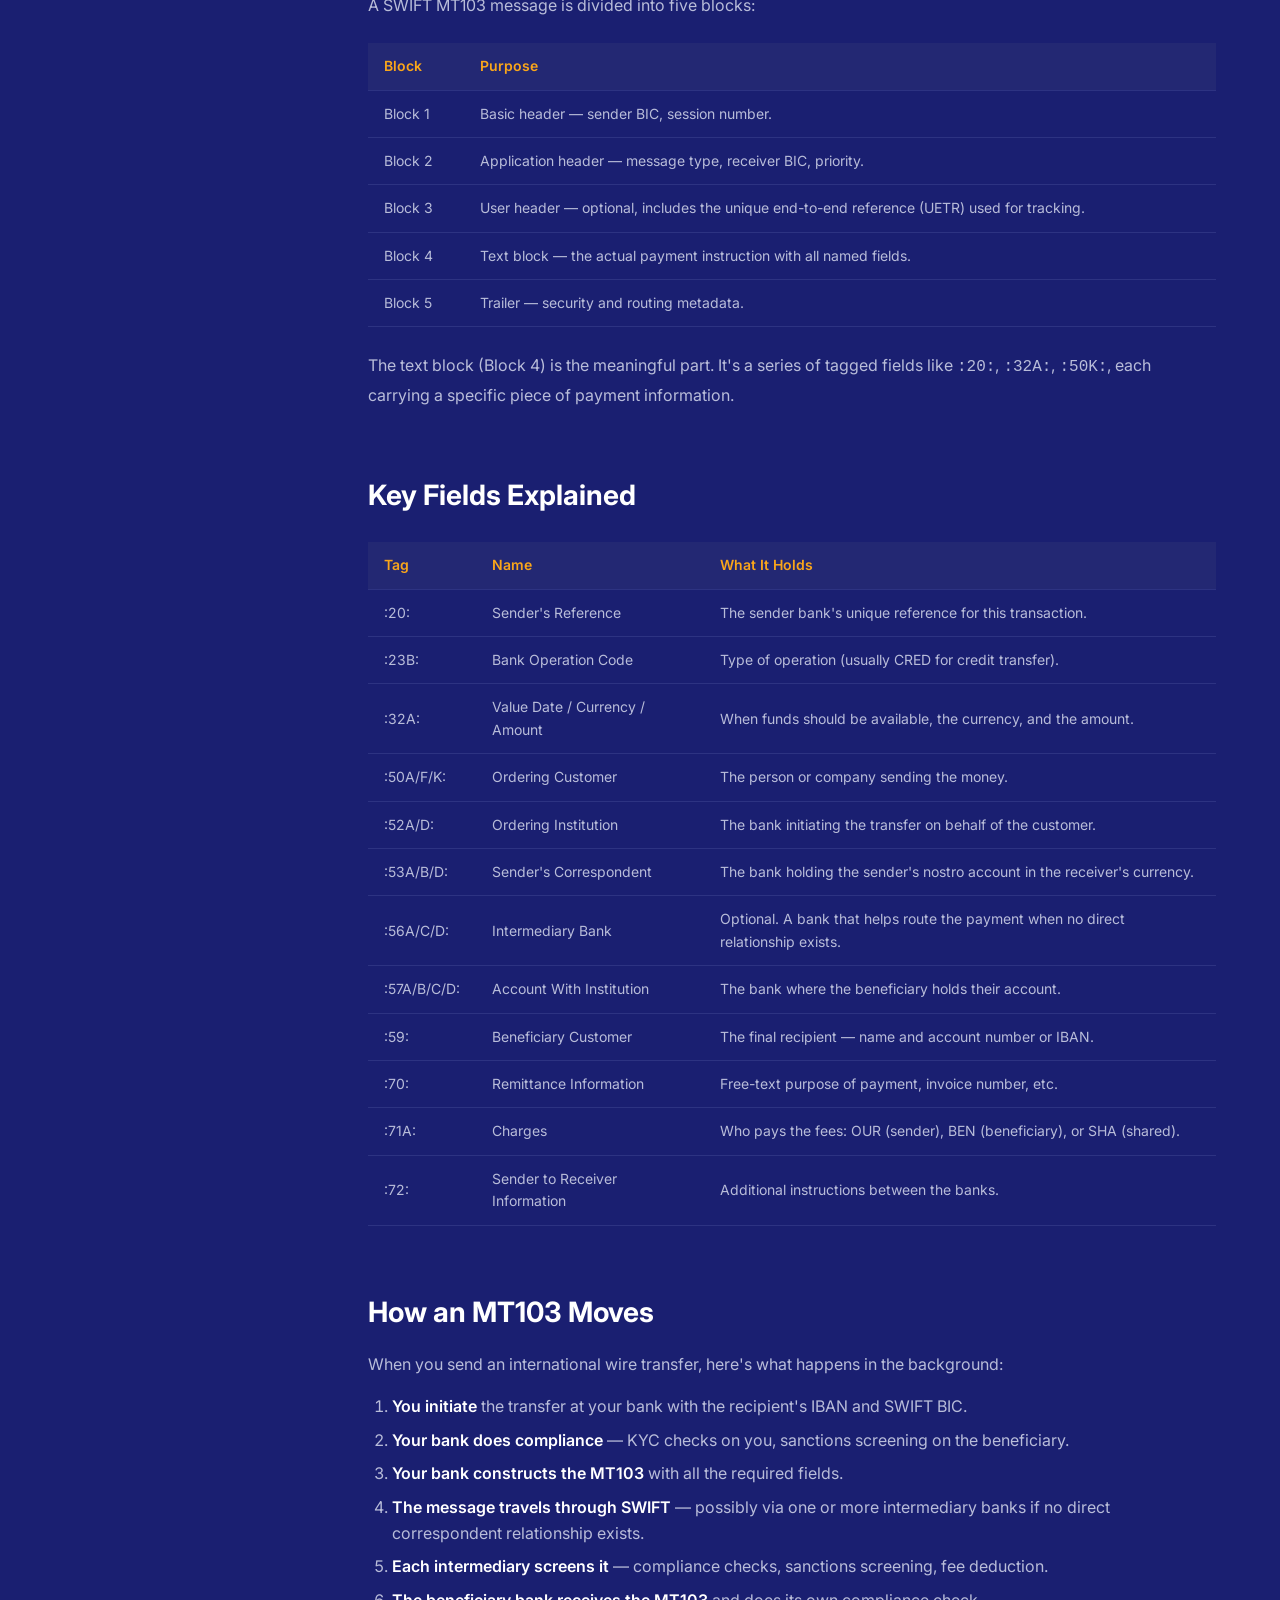
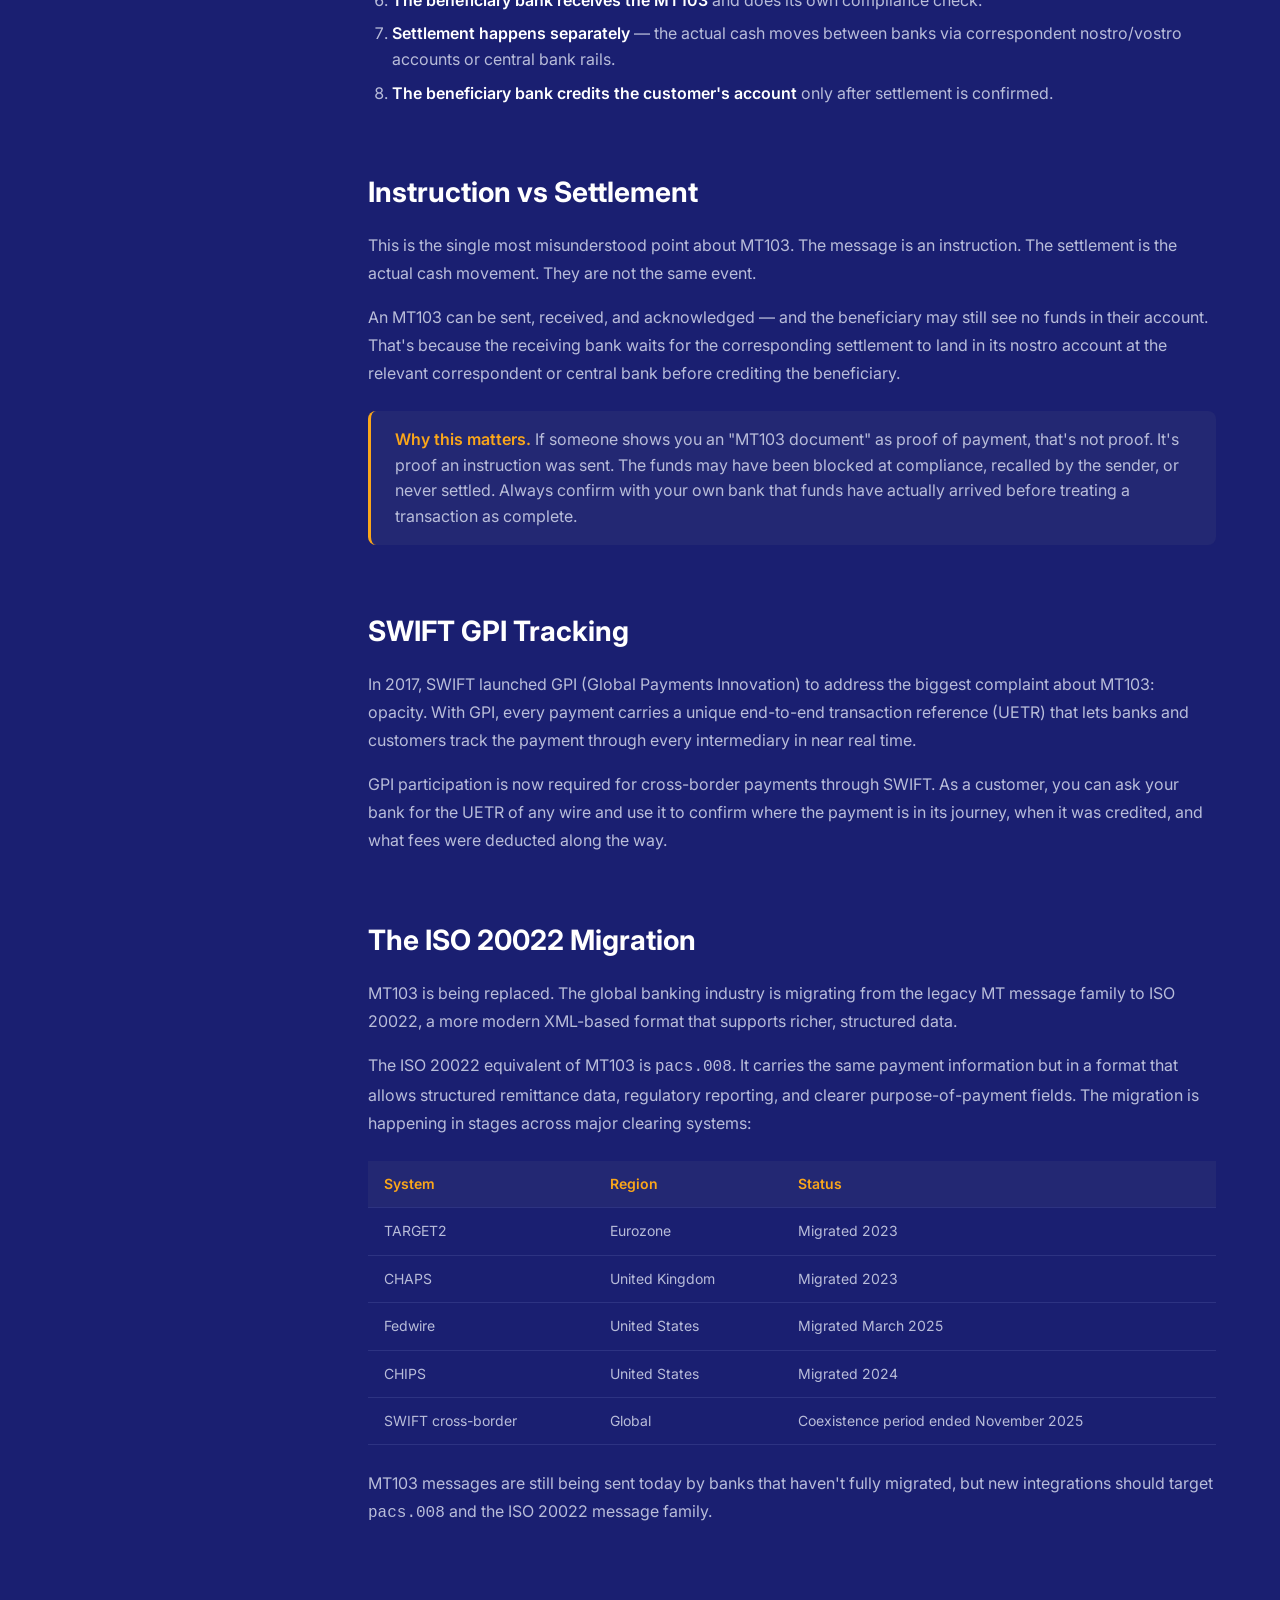
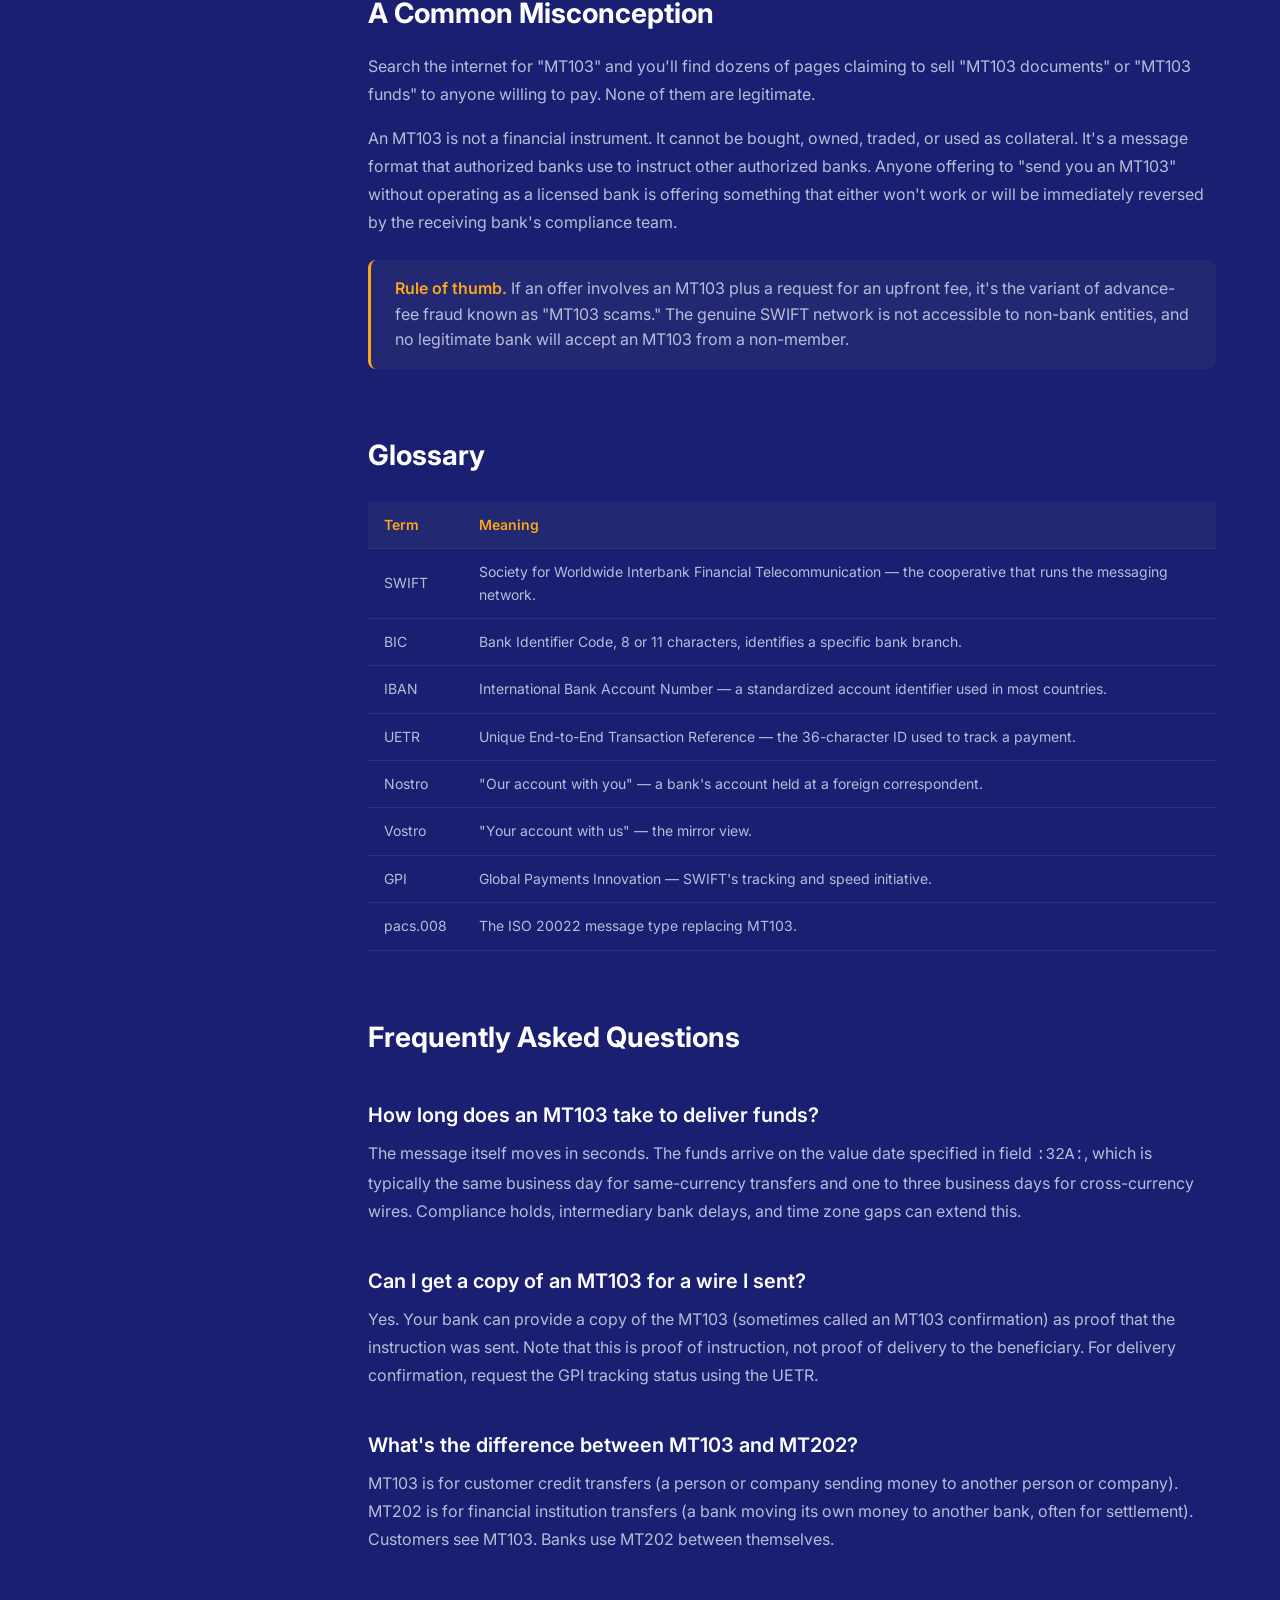
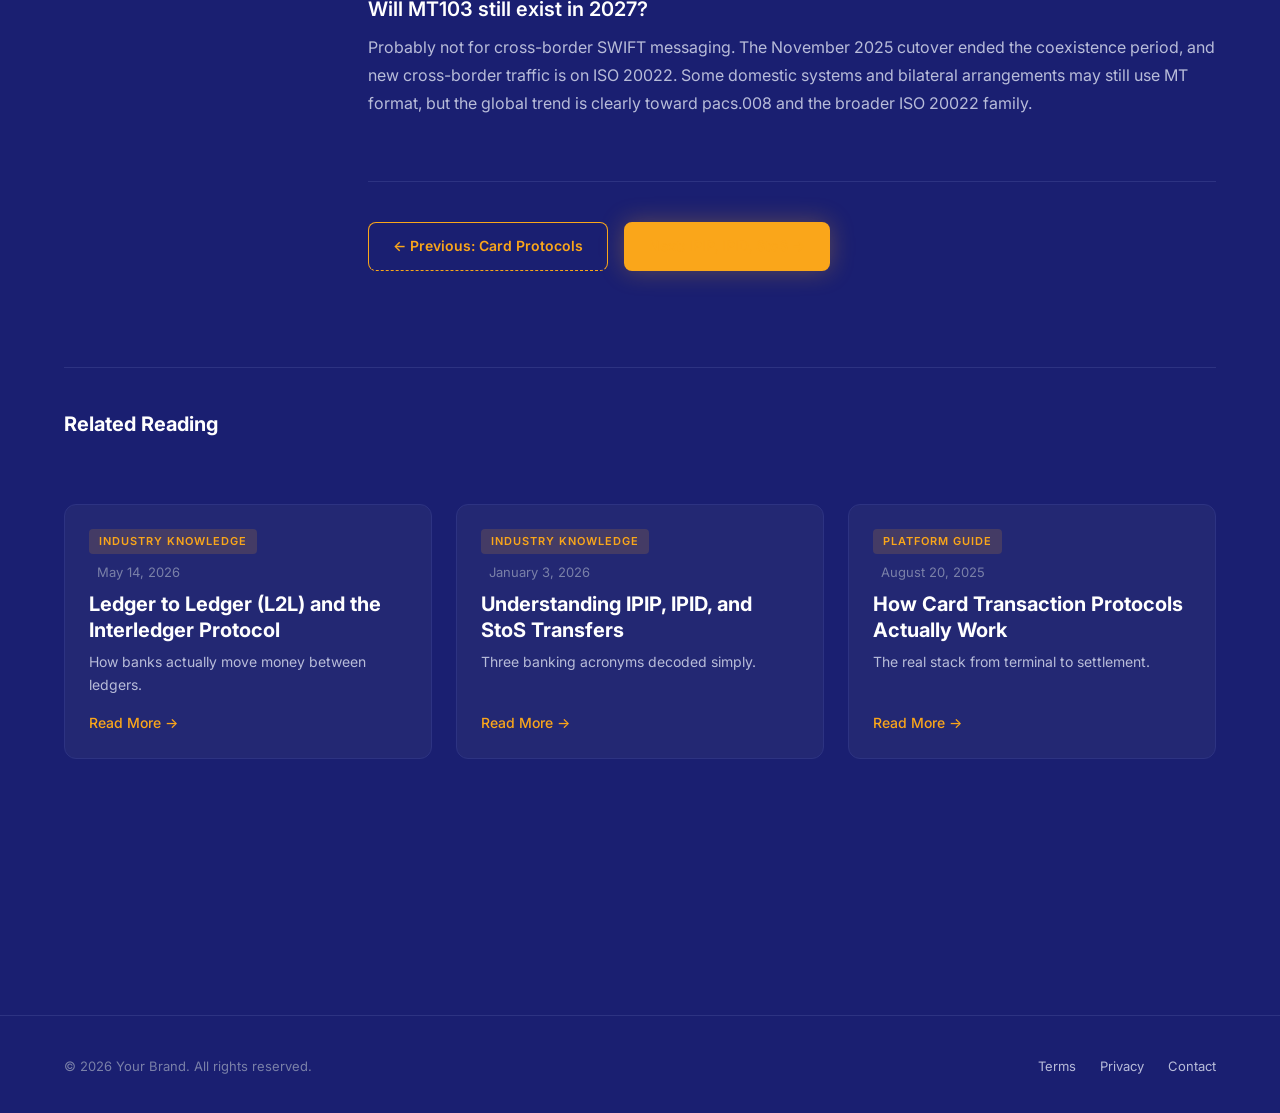
<file: article-mt103.html>
<!DOCTYPE html>
<html lang="en">
<head>
  <meta charset="UTF-8" />
  <meta name="viewport" content="width=device-width, initial-scale=1.0" />
  <title>What is an MT103 Document? A Plain-English Guide to SWIFT Messages | YOUR BRAND</title>
  <meta name="description" content="What MT103 messages are, what each field means, how they get used in real cross-border transfers, and what's replacing them." />
  <link rel="stylesheet" href="css/global.css" />
  <link rel="stylesheet" href="css/article.css" />
  <link rel="preconnect" href="https://fonts.googleapis.com" />
  <link href="https://fonts.googleapis.com/css2?family=Inter:wght@400;500;600;700;800&family=JetBrains+Mono&display=swap" rel="stylesheet" />
</head>
<body>

  <div class="announcement-bar">
    <p>New article series live — <a href="/articles.html">Browse all articles →</a></p>
  </div>

  <header class="navbar">
    <div class="nav-container">
      <a href="/" class="logo">YOUR BRAND</a>
      <nav class="nav-links">
        <a href="/#overview">Overview</a>
        <a href="/#benefits">Benefits</a>
        <a href="/#flow">Flow</a>
        <a href="/#pricing">Pricing</a>
        <a href="/#chart">Market Chart</a>
        <a href="/articles.html">Articles</a>
        <a href="/docs.html">Docs</a>
      </nav>
      <a href="/login" class="btn btn-primary">Client Login</a>
      <button class="hamburger" aria-label="Menu">☰</button>
    </div>
  </header>

  <main class="article-page">
    <div class="container">

      <nav class="breadcrumbs animate-fade">
        <a href="/">Home</a>
        <span class="separator">/</span>
        <a href="/articles.html">Articles</a>
        <span class="separator">/</span>
        <span>What is an MT103?</span>
      </nav>

      <header class="article-header animate-in">
        <h1 class="article-title">What is an MT103 Document? A Plain-English Guide to SWIFT Messages</h1>
        <div class="article-meta">
          <span class="tag">Industry Knowledge</span>
          <span>Published: August 24, 2025</span>
          <span>Read time: ~8 min</span>
        </div>
      </header>

      <div class="article-layout animate-in delay-1">

        <aside class="toc">
          <h4>On This Page</h4>
          <ul>
            <li><a href="#summary">Summary</a></li>
            <li><a href="#what-is-mt103">What MT103 Actually Is</a></li>
            <li><a href="#swift-basics">SWIFT in 60 Seconds</a></li>
            <li><a href="#anatomy">Anatomy of an MT103</a></li>
            <li><a href="#fields">Key Fields Explained</a></li>
            <li><a href="#flow">How an MT103 Moves</a></li>
            <li><a href="#instruction-vs-settlement">Instruction vs Settlement</a></li>
            <li><a href="#gpi">SWIFT GPI Tracking</a></li>
            <li><a href="#iso-20022">The ISO 20022 Migration</a></li>
            <li><a href="#scam-warning">A Common Misconception</a></li>
            <li><a href="#glossary">Glossary</a></li>
            <li><a href="#faq">FAQ</a></li>
          </ul>
        </aside>

        <article class="article-body">

          <section id="summary">
            <h2>Summary</h2>
            <p>
              An MT103 is a SWIFT message that says "please move money from this account to that account." It's the most common instruction format for cross-border bank transfers, and most of the international wires you've ever sent or received traveled as an MT103 message between banks.
            </p>
            <p>
              The single most important thing to know about it: an MT103 is an instruction, not the money itself. Receiving an MT103 doesn't mean funds have arrived. Settlement happens separately, through correspondent banking and central bank rails. This guide explains both halves clearly.
            </p>
          </section>

          <section id="what-is-mt103">
            <h2>What MT103 Actually Is</h2>
            <p>
              MT103 is the standard SWIFT message type for a single customer credit transfer. The "MT" stands for Message Type. The "103" identifies the specific format. When a bank in one country wants to instruct a bank in another country to credit a customer's account, it sends an MT103.
            </p>
            <p>
              The format was designed in the 1970s and 1980s to be machine-readable, structured, and compact. Each MT103 message contains roughly 30 to 40 named fields covering who is sending, who is receiving, how much, in what currency, through which intermediaries, and what the payment is for.
            </p>
            <div class="callout">
              <strong>Note.</strong> SWIFT (Society for Worldwide Interbank Financial Telecommunication) is a messaging cooperative, not a settlement network. It transmits instructions between banks. The actual money movement happens through correspondent banking relationships and national clearing systems.
            </div>
          </section>

          <section id="swift-basics">
            <h2>SWIFT in 60 Seconds</h2>
            <ul>
              <li><strong>Founded</strong> in 1973 in Brussels, owned by its member banks.</li>
              <li><strong>Connects</strong> over 11,000 financial institutions in more than 200 countries.</li>
              <li><strong>Identifies</strong> each member with an 8 or 11-character BIC (Bank Identifier Code), sometimes called a SWIFT code.</li>
              <li><strong>Carries</strong> roughly 50 million financial messages per day.</li>
              <li><strong>Does not</strong> hold funds, settle transactions, or operate as a bank. It moves messages.</li>
            </ul>
          </section>

          <section id="anatomy">
            <h2>Anatomy of an MT103</h2>
            <p>
              A SWIFT MT103 message is divided into five blocks:
            </p>
            <table>
              <thead>
                <tr><th>Block</th><th>Purpose</th></tr>
              </thead>
              <tbody>
                <tr><td>Block 1</td><td>Basic header — sender BIC, session number.</td></tr>
                <tr><td>Block 2</td><td>Application header — message type, receiver BIC, priority.</td></tr>
                <tr><td>Block 3</td><td>User header — optional, includes the unique end-to-end reference (UETR) used for tracking.</td></tr>
                <tr><td>Block 4</td><td>Text block — the actual payment instruction with all named fields.</td></tr>
                <tr><td>Block 5</td><td>Trailer — security and routing metadata.</td></tr>
              </tbody>
            </table>
            <p>
              The text block (Block 4) is the meaningful part. It's a series of tagged fields like <code>:20:</code>, <code>:32A:</code>, <code>:50K:</code>, each carrying a specific piece of payment information.
            </p>
          </section>

          <section id="fields">
            <h2>Key Fields Explained</h2>
            <table>
              <thead>
                <tr><th>Tag</th><th>Name</th><th>What It Holds</th></tr>
              </thead>
              <tbody>
                <tr><td>:20:</td><td>Sender's Reference</td><td>The sender bank's unique reference for this transaction.</td></tr>
                <tr><td>:23B:</td><td>Bank Operation Code</td><td>Type of operation (usually CRED for credit transfer).</td></tr>
                <tr><td>:32A:</td><td>Value Date / Currency / Amount</td><td>When funds should be available, the currency, and the amount.</td></tr>
                <tr><td>:50A/F/K:</td><td>Ordering Customer</td><td>The person or company sending the money.</td></tr>
                <tr><td>:52A/D:</td><td>Ordering Institution</td><td>The bank initiating the transfer on behalf of the customer.</td></tr>
                <tr><td>:53A/B/D:</td><td>Sender's Correspondent</td><td>The bank holding the sender's nostro account in the receiver's currency.</td></tr>
                <tr><td>:56A/C/D:</td><td>Intermediary Bank</td><td>Optional. A bank that helps route the payment when no direct relationship exists.</td></tr>
                <tr><td>:57A/B/C/D:</td><td>Account With Institution</td><td>The bank where the beneficiary holds their account.</td></tr>
                <tr><td>:59:</td><td>Beneficiary Customer</td><td>The final recipient — name and account number or IBAN.</td></tr>
                <tr><td>:70:</td><td>Remittance Information</td><td>Free-text purpose of payment, invoice number, etc.</td></tr>
                <tr><td>:71A:</td><td>Charges</td><td>Who pays the fees: OUR (sender), BEN (beneficiary), or SHA (shared).</td></tr>
                <tr><td>:72:</td><td>Sender to Receiver Information</td><td>Additional instructions between the banks.</td></tr>
              </tbody>
            </table>
          </section>

          <section id="flow">
            <h2>How an MT103 Moves</h2>
            <p>
              When you send an international wire transfer, here's what happens in the background:
            </p>
            <ol>
              <li><strong>You initiate</strong> the transfer at your bank with the recipient's IBAN and SWIFT BIC.</li>
              <li><strong>Your bank does compliance</strong> — KYC checks on you, sanctions screening on the beneficiary.</li>
              <li><strong>Your bank constructs the MT103</strong> with all the required fields.</li>
              <li><strong>The message travels through SWIFT</strong> — possibly via one or more intermediary banks if no direct correspondent relationship exists.</li>
              <li><strong>Each intermediary screens it</strong> — compliance checks, sanctions screening, fee deduction.</li>
              <li><strong>The beneficiary bank receives the MT103</strong> and does its own compliance check.</li>
              <li><strong>Settlement happens separately</strong> — the actual cash moves between banks via correspondent nostro/vostro accounts or central bank rails.</li>
              <li><strong>The beneficiary bank credits the customer's account</strong> only after settlement is confirmed.</li>
            </ol>
          </section>

          <section id="instruction-vs-settlement">
            <h2>Instruction vs Settlement</h2>
            <p>
              This is the single most misunderstood point about MT103. The message is an instruction. The settlement is the actual cash movement. They are not the same event.
            </p>
            <p>
              An MT103 can be sent, received, and acknowledged — and the beneficiary may still see no funds in their account. That's because the receiving bank waits for the corresponding settlement to land in its nostro account at the relevant correspondent or central bank before crediting the beneficiary.
            </p>
            <div class="callout">
              <strong>Why this matters.</strong> If someone shows you an "MT103 document" as proof of payment, that's not proof. It's proof an instruction was sent. The funds may have been blocked at compliance, recalled by the sender, or never settled. Always confirm with your own bank that funds have actually arrived before treating a transaction as complete.
            </div>
          </section>

          <section id="gpi">
            <h2>SWIFT GPI Tracking</h2>
            <p>
              In 2017, SWIFT launched GPI (Global Payments Innovation) to address the biggest complaint about MT103: opacity. With GPI, every payment carries a unique end-to-end transaction reference (UETR) that lets banks and customers track the payment through every intermediary in near real time.
            </p>
            <p>
              GPI participation is now required for cross-border payments through SWIFT. As a customer, you can ask your bank for the UETR of any wire and use it to confirm where the payment is in its journey, when it was credited, and what fees were deducted along the way.
            </p>
          </section>

          <section id="iso-20022">
            <h2>The ISO 20022 Migration</h2>
            <p>
              MT103 is being replaced. The global banking industry is migrating from the legacy MT message family to ISO 20022, a more modern XML-based format that supports richer, structured data.
            </p>
            <p>
              The ISO 20022 equivalent of MT103 is <code>pacs.008</code>. It carries the same payment information but in a format that allows structured remittance data, regulatory reporting, and clearer purpose-of-payment fields. The migration is happening in stages across major clearing systems:
            </p>
            <table>
              <thead>
                <tr><th>System</th><th>Region</th><th>Status</th></tr>
              </thead>
              <tbody>
                <tr><td>TARGET2</td><td>Eurozone</td><td>Migrated 2023</td></tr>
                <tr><td>CHAPS</td><td>United Kingdom</td><td>Migrated 2023</td></tr>
                <tr><td>Fedwire</td><td>United States</td><td>Migrated March 2025</td></tr>
                <tr><td>CHIPS</td><td>United States</td><td>Migrated 2024</td></tr>
                <tr><td>SWIFT cross-border</td><td>Global</td><td>Coexistence period ended November 2025</td></tr>
              </tbody>
            </table>
            <p>
              MT103 messages are still being sent today by banks that haven't fully migrated, but new integrations should target <code>pacs.008</code> and the ISO 20022 message family.
            </p>
          </section>

          <section id="scam-warning">
            <h2>A Common Misconception</h2>
            <p>
              Search the internet for "MT103" and you'll find dozens of pages claiming to sell "MT103 documents" or "MT103 funds" to anyone willing to pay. None of them are legitimate.
            </p>
            <p>
              An MT103 is not a financial instrument. It cannot be bought, owned, traded, or used as collateral. It's a message format that authorized banks use to instruct other authorized banks. Anyone offering to "send you an MT103" without operating as a licensed bank is offering something that either won't work or will be immediately reversed by the receiving bank's compliance team.
            </p>
            <div class="callout">
              <strong>Rule of thumb.</strong> If an offer involves an MT103 plus a request for an upfront fee, it's the variant of advance-fee fraud known as "MT103 scams." The genuine SWIFT network is not accessible to non-bank entities, and no legitimate bank will accept an MT103 from a non-member.
            </div>
          </section>

          <section id="glossary">
            <h2>Glossary</h2>
            <table>
              <thead>
                <tr><th>Term</th><th>Meaning</th></tr>
              </thead>
              <tbody>
                <tr><td>SWIFT</td><td>Society for Worldwide Interbank Financial Telecommunication — the cooperative that runs the messaging network.</td></tr>
                <tr><td>BIC</td><td>Bank Identifier Code, 8 or 11 characters, identifies a specific bank branch.</td></tr>
                <tr><td>IBAN</td><td>International Bank Account Number — a standardized account identifier used in most countries.</td></tr>
                <tr><td>UETR</td><td>Unique End-to-End Transaction Reference — the 36-character ID used to track a payment.</td></tr>
                <tr><td>Nostro</td><td>"Our account with you" — a bank's account held at a foreign correspondent.</td></tr>
                <tr><td>Vostro</td><td>"Your account with us" — the mirror view.</td></tr>
                <tr><td>GPI</td><td>Global Payments Innovation — SWIFT's tracking and speed initiative.</td></tr>
                <tr><td>pacs.008</td><td>The ISO 20022 message type replacing MT103.</td></tr>
              </tbody>
            </table>
          </section>

          <section id="faq">
            <h2>Frequently Asked Questions</h2>

            <h3>How long does an MT103 take to deliver funds?</h3>
            <p>
              The message itself moves in seconds. The funds arrive on the value date specified in field <code>:32A:</code>, which is typically the same business day for same-currency transfers and one to three business days for cross-currency wires. Compliance holds, intermediary bank delays, and time zone gaps can extend this.
            </p>

            <h3>Can I get a copy of an MT103 for a wire I sent?</h3>
            <p>
              Yes. Your bank can provide a copy of the MT103 (sometimes called an MT103 confirmation) as proof that the instruction was sent. Note that this is proof of instruction, not proof of delivery to the beneficiary. For delivery confirmation, request the GPI tracking status using the UETR.
            </p>

            <h3>What's the difference between MT103 and MT202?</h3>
            <p>
              MT103 is for customer credit transfers (a person or company sending money to another person or company). MT202 is for financial institution transfers (a bank moving its own money to another bank, often for settlement). Customers see MT103. Banks use MT202 between themselves.
            </p>

            <h3>Will MT103 still exist in 2027?</h3>
            <p>
              Probably not for cross-border SWIFT messaging. The November 2025 cutover ended the coexistence period, and new cross-border traffic is on ISO 20022. Some domestic systems and bilateral arrangements may still use MT format, but the global trend is clearly toward pacs.008 and the broader ISO 20022 family.
            </p>
          </section>

          <div style="display:flex; gap: var(--space-md); flex-wrap: wrap; margin-top: var(--space-2xl); padding-top: var(--space-xl); border-top: 1px solid var(--border);">
            <a href="article-protocol-101.html" class="btn btn-outline">← Previous: Card Protocols</a>
            <a href="article-ipip-ipid-stos.html" class="btn btn-primary">Next: IPIP, IPID, StoS →</a>
          </div>

        </article>
      </div>

      <section style="margin-top: var(--space-3xl); padding-top: var(--space-xl); border-top: 1px solid var(--border);">
        <h3 style="font-size: 20px; margin-bottom: var(--space-lg); color: var(--text-primary);">Related Reading</h3>
        <div class="articles-grid">

          <a href="article-l2l-ilp.html" class="article-card">
            <span class="tag">Industry Knowledge</span>
            <time>May 14, 2026</time>
            <h3>Ledger to Ledger (L2L) and the Interledger Protocol</h3>
            <p>How banks actually move money between ledgers.</p>
            <span class="read-more">Read More →</span>
          </a>

          <a href="article-ipip-ipid-stos.html" class="article-card">
            <span class="tag">Industry Knowledge</span>
            <time>January 3, 2026</time>
            <h3>Understanding IPIP, IPID, and StoS Transfers</h3>
            <p>Three banking acronyms decoded simply.</p>
            <span class="read-more">Read More →</span>
          </a>

          <a href="article-protocol-101.html" class="article-card">
            <span class="tag">Platform Guide</span>
            <time>August 20, 2025</time>
            <h3>How Card Transaction Protocols Actually Work</h3>
            <p>The real stack from terminal to settlement.</p>
            <span class="read-more">Read More →</span>
          </a>

        </div>
      </section>

    </div>
  </main>

  <footer class="footer">
    <div class="container footer-container">
      <p>© 2026 Your Brand. All rights reserved.</p>
      <div class="footer-links">
        <a href="/terms">Terms</a>
        <a href="/privacy">Privacy</a>
        <a href="/contact">Contact</a>
      </div>
    </div>
  </footer>

  <script src="js/global.js"></script>
</body>
</html>
</file>
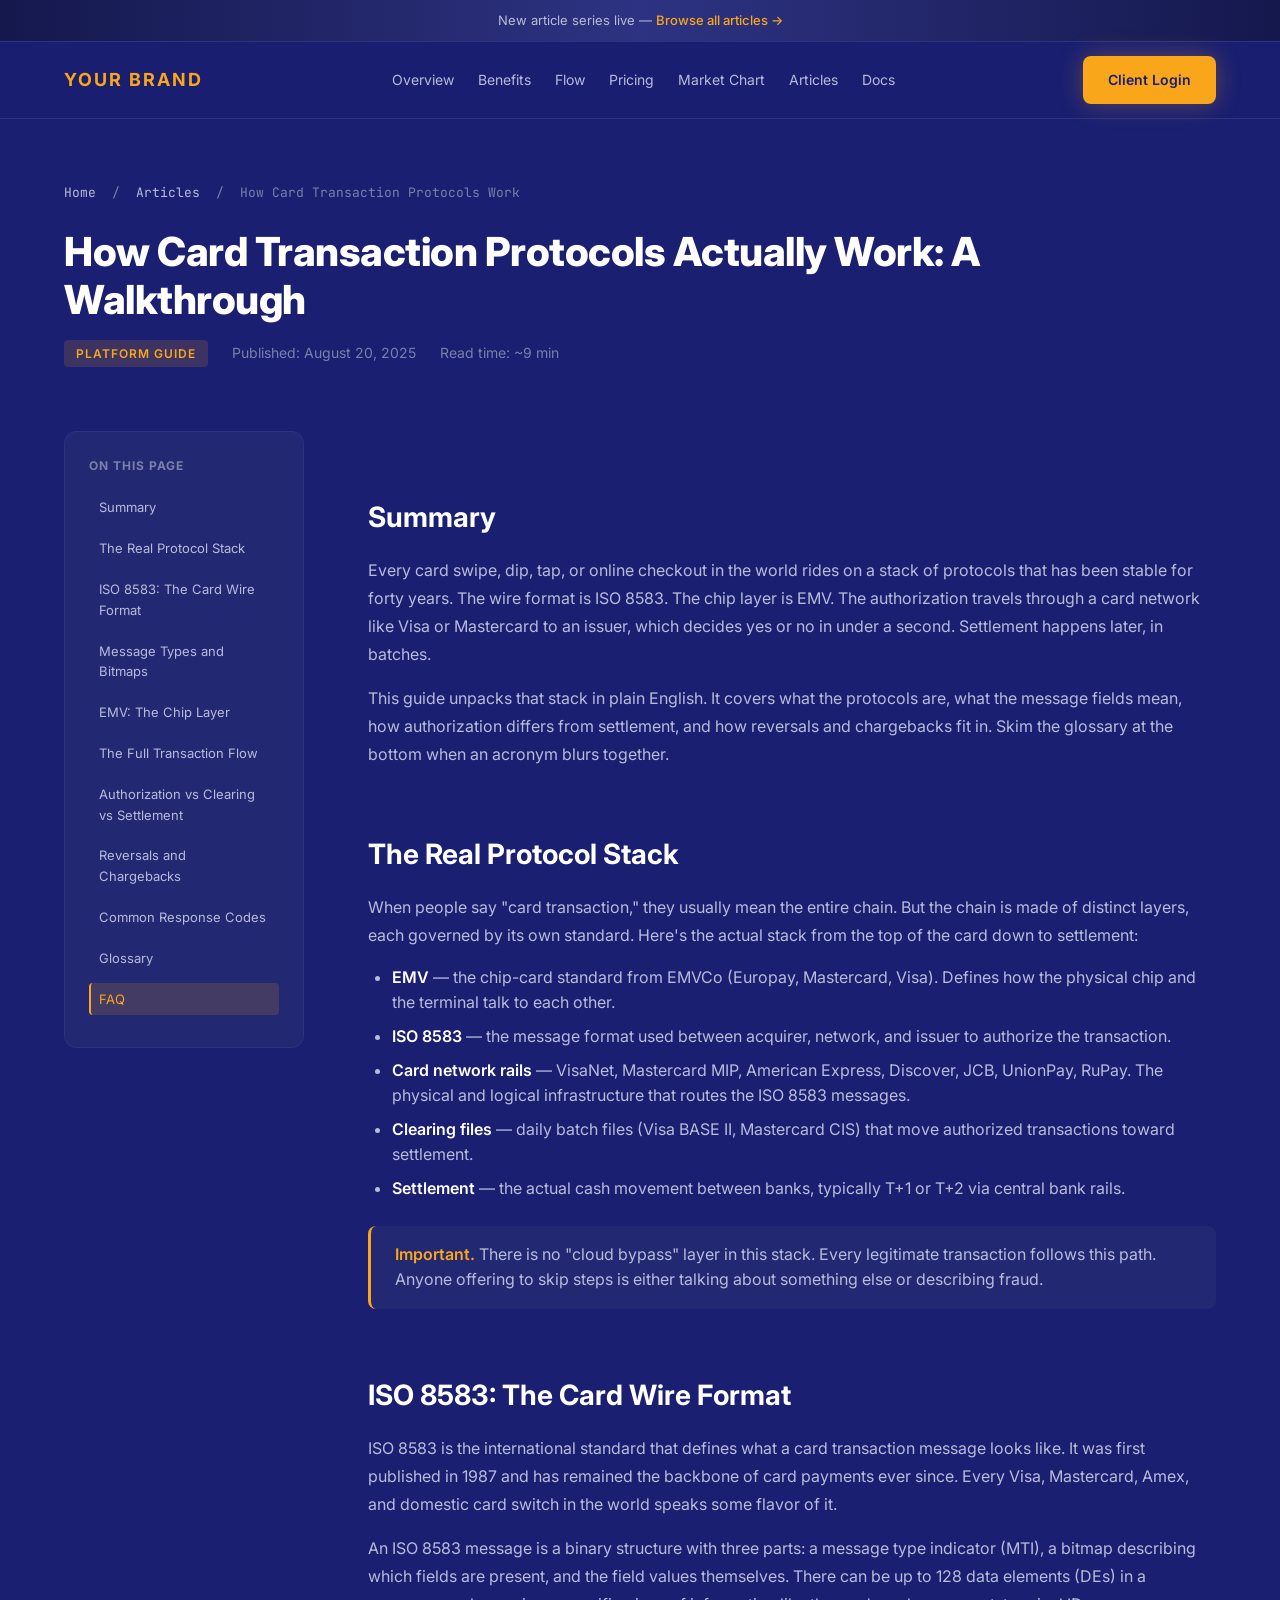
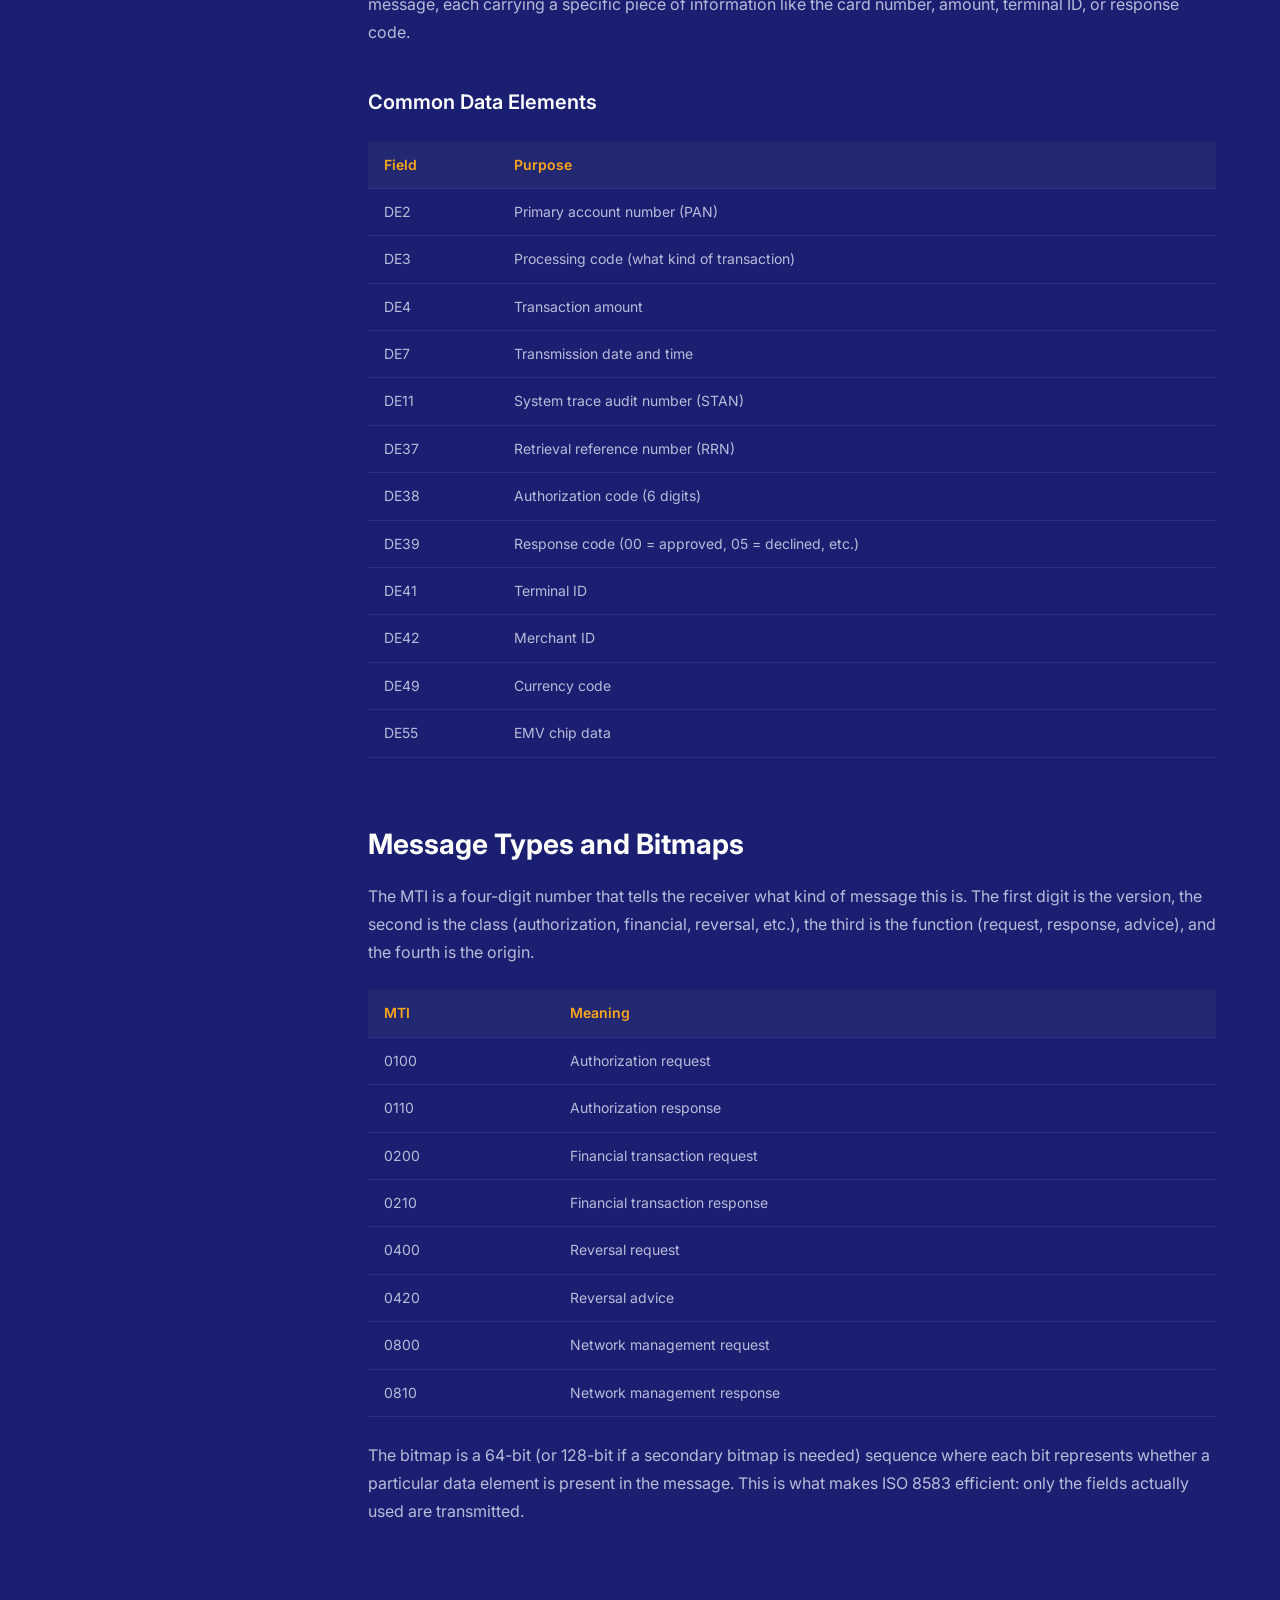
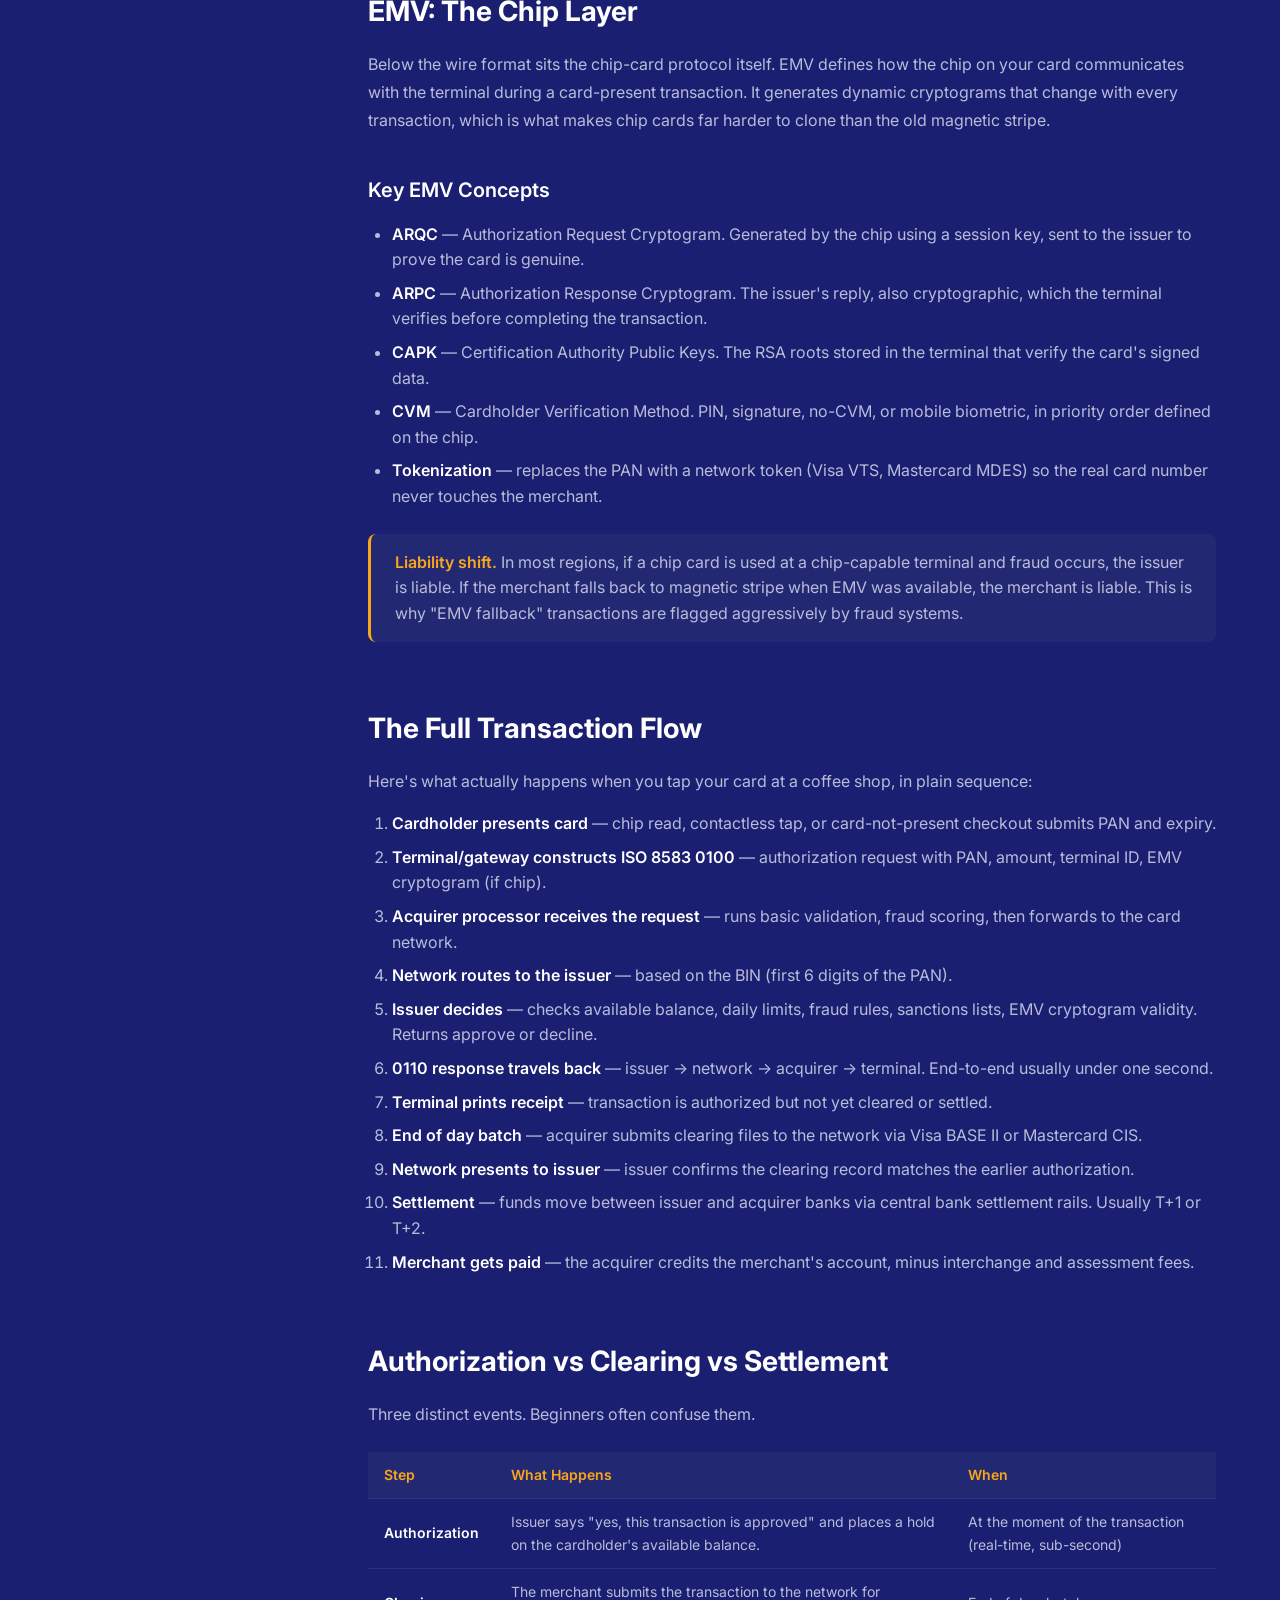
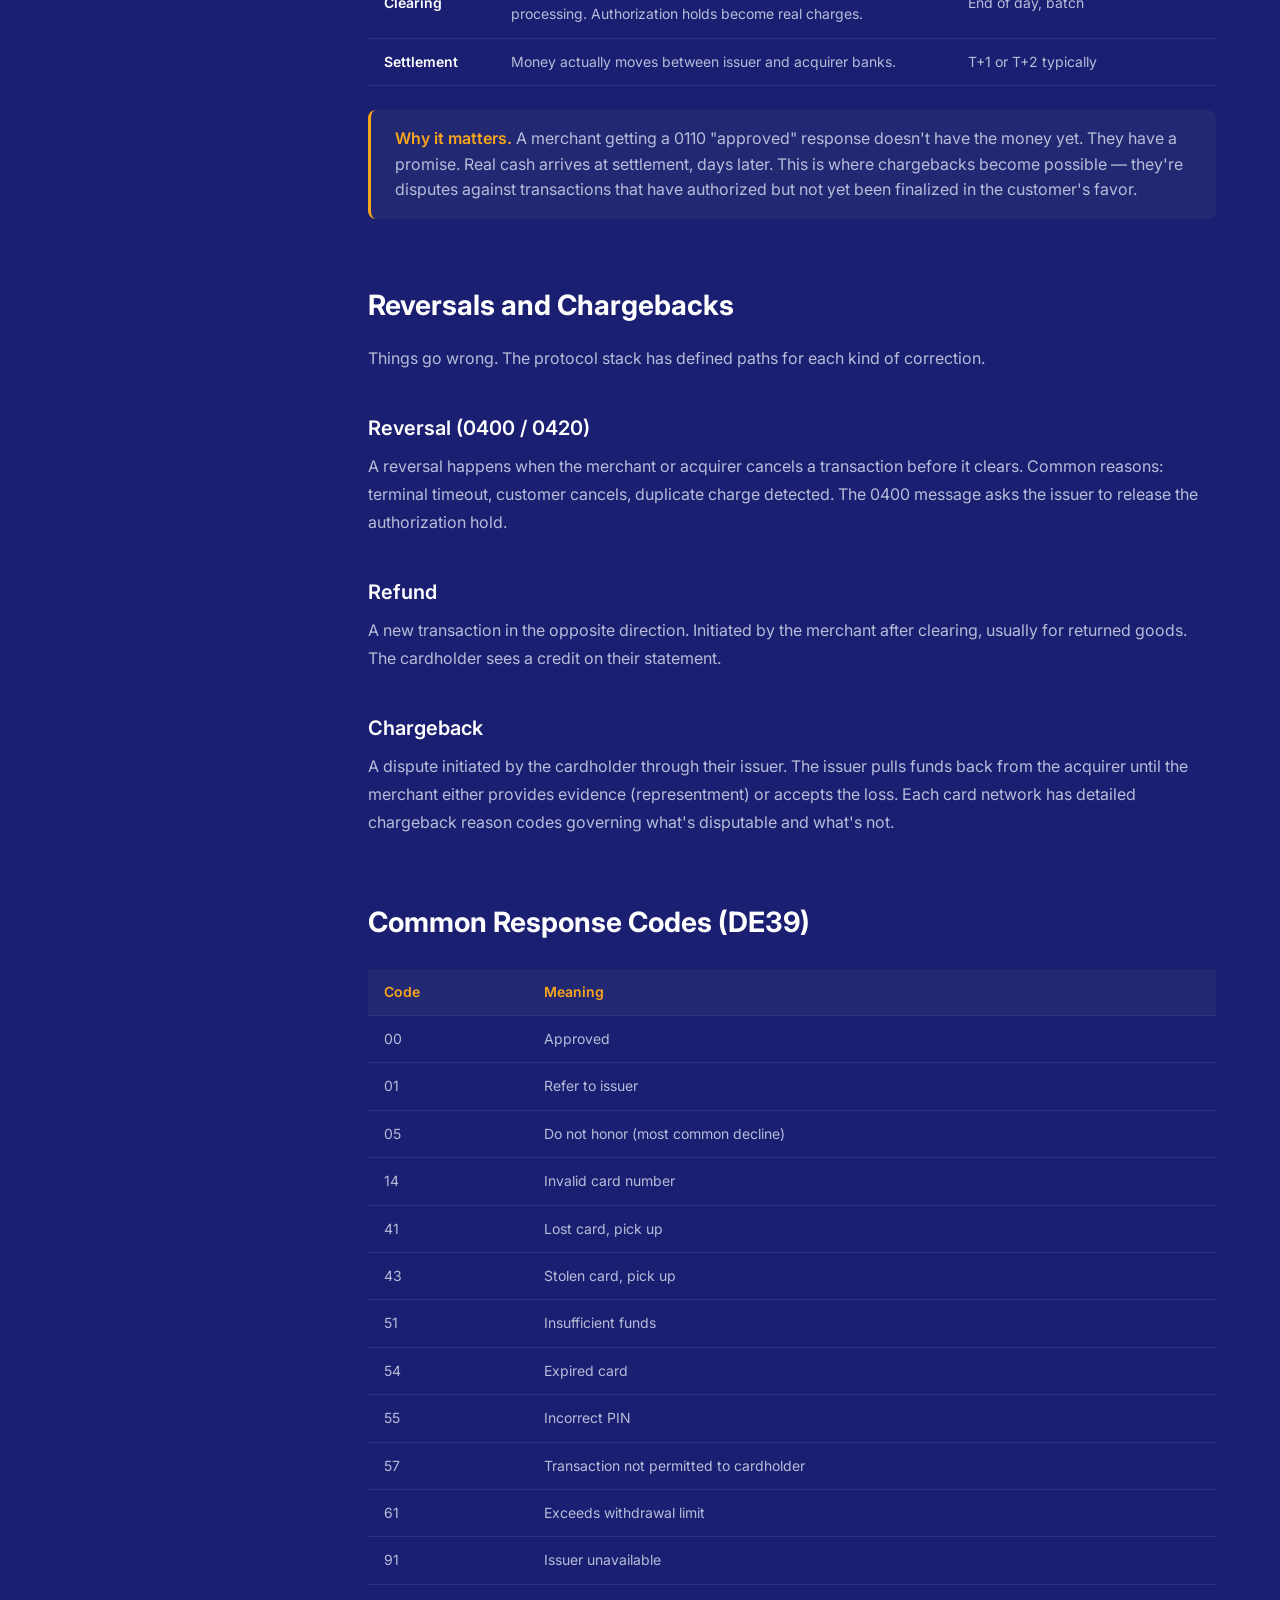
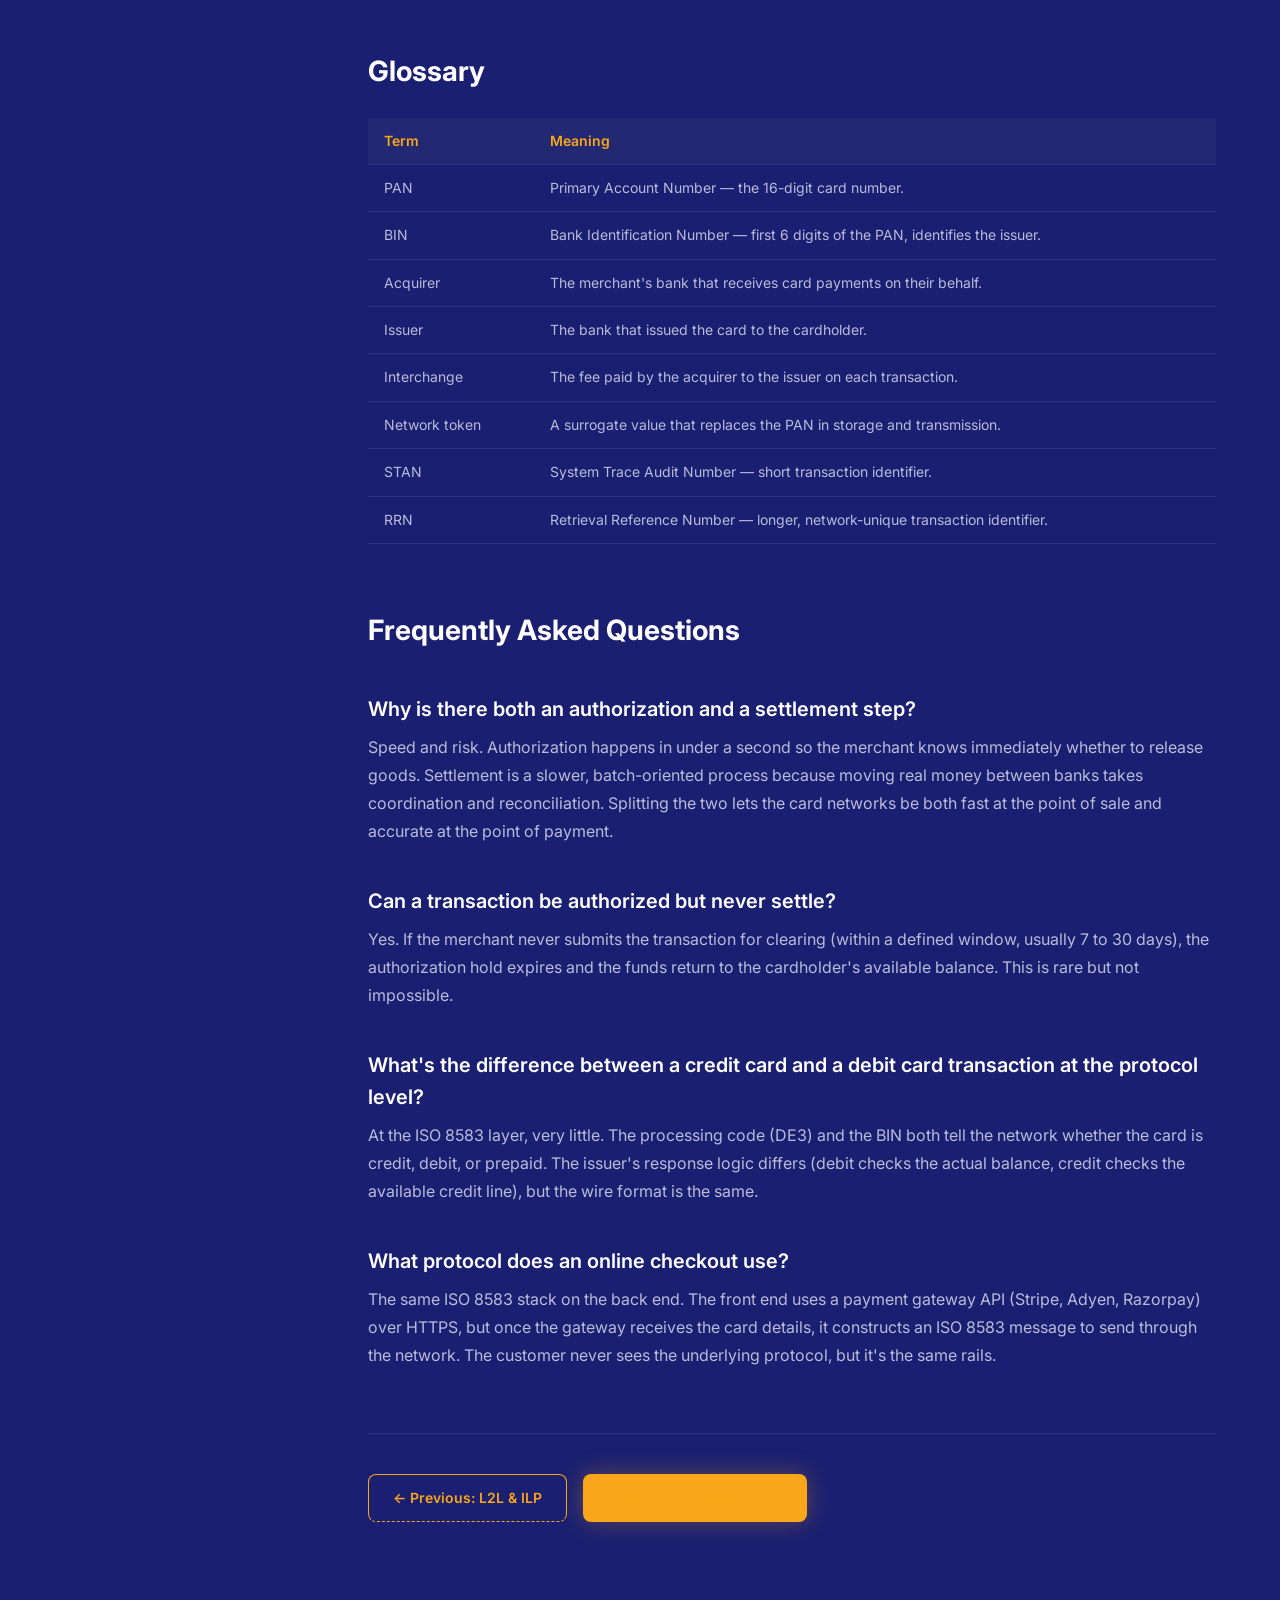
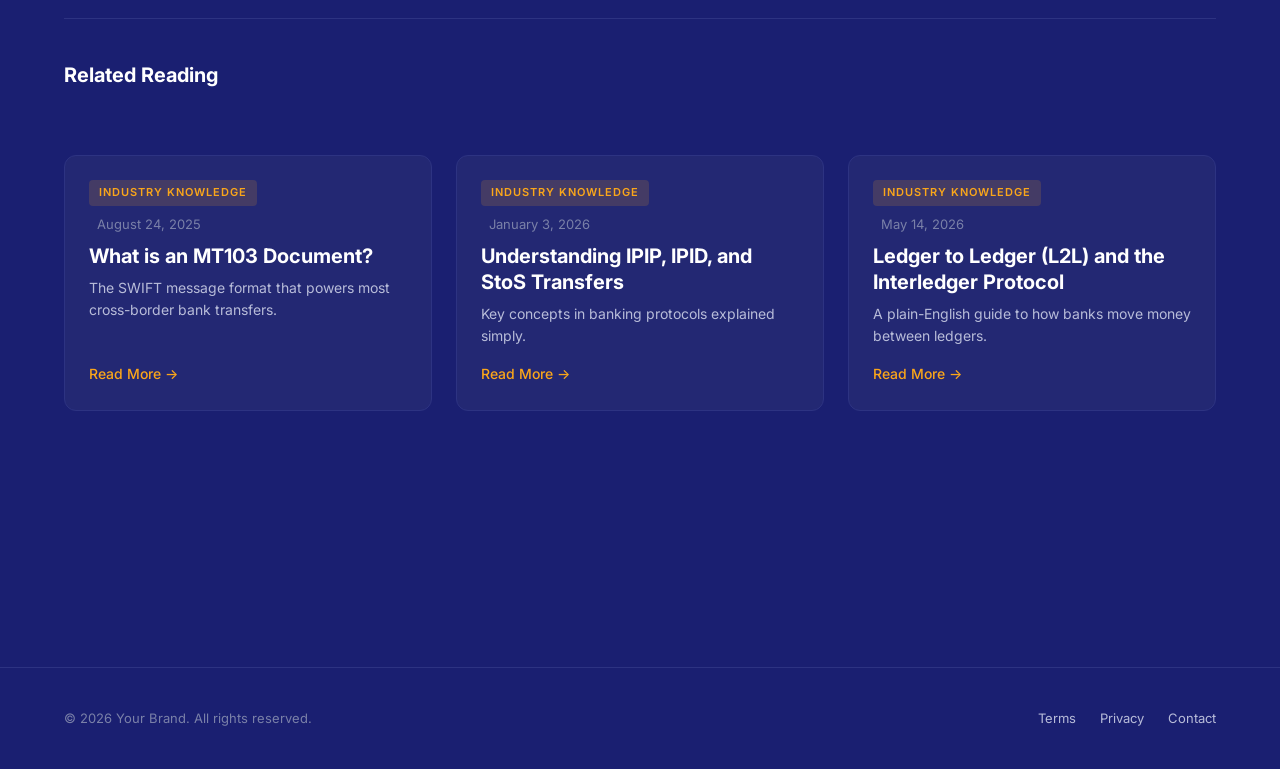
<file: article-protocol-101.html>
<!DOCTYPE html>
<html lang="en">
<head>
  <meta charset="UTF-8" />
  <meta name="viewport" content="width=device-width, initial-scale=1.0" />
  <title>How Real Card Transaction Protocols Work — A Walkthrough | YOUR BRAND</title>
  <meta name="description" content="A plain-English walkthrough of how a card transaction actually moves from terminal to issuer to settlement, with the real protocol stack explained." />
  <link rel="stylesheet" href="css/global.css" />
  <link rel="stylesheet" href="css/article.css" />
  <link rel="preconnect" href="https://fonts.googleapis.com" />
  <link href="https://fonts.googleapis.com/css2?family=Inter:wght@400;500;600;700;800&family=JetBrains+Mono&display=swap" rel="stylesheet" />
</head>
<body>

  <div class="announcement-bar">
    <p>New article series live — <a href="/articles.html">Browse all articles →</a></p>
  </div>

  <header class="navbar">
    <div class="nav-container">
      <a href="/" class="logo">YOUR BRAND</a>
      <nav class="nav-links">
        <a href="/#overview">Overview</a>
        <a href="/#benefits">Benefits</a>
        <a href="/#flow">Flow</a>
        <a href="/#pricing">Pricing</a>
        <a href="/#chart">Market Chart</a>
        <a href="/articles.html">Articles</a>
        <a href="/docs.html">Docs</a>
      </nav>
      <a href="/login" class="btn btn-primary">Client Login</a>
      <button class="hamburger" aria-label="Menu">☰</button>
    </div>
  </header>

  <main class="article-page">
    <div class="container">

      <nav class="breadcrumbs animate-fade">
        <a href="/">Home</a>
        <span class="separator">/</span>
        <a href="/articles.html">Articles</a>
        <span class="separator">/</span>
        <span>How Card Transaction Protocols Work</span>
      </nav>

      <header class="article-header animate-in">
        <h1 class="article-title">How Card Transaction Protocols Actually Work: A Walkthrough</h1>
        <div class="article-meta">
          <span class="tag">Platform Guide</span>
          <span>Published: August 20, 2025</span>
          <span>Read time: ~9 min</span>
        </div>
      </header>

      <div class="article-layout animate-in delay-1">

        <aside class="toc">
          <h4>On This Page</h4>
          <ul>
            <li><a href="#summary">Summary</a></li>
            <li><a href="#stack">The Real Protocol Stack</a></li>
            <li><a href="#iso-8583">ISO 8583: The Card Wire Format</a></li>
            <li><a href="#mti">Message Types and Bitmaps</a></li>
            <li><a href="#emv">EMV: The Chip Layer</a></li>
            <li><a href="#flow">The Full Transaction Flow</a></li>
            <li><a href="#authorization">Authorization vs Clearing vs Settlement</a></li>
            <li><a href="#reversals">Reversals and Chargebacks</a></li>
            <li><a href="#response-codes">Common Response Codes</a></li>
            <li><a href="#glossary">Glossary</a></li>
            <li><a href="#faq">FAQ</a></li>
          </ul>
        </aside>

        <article class="article-body">

          <section id="summary">
            <h2>Summary</h2>
            <p>
              Every card swipe, dip, tap, or online checkout in the world rides on a stack of protocols that has been stable for forty years. The wire format is ISO 8583. The chip layer is EMV. The authorization travels through a card network like Visa or Mastercard to an issuer, which decides yes or no in under a second. Settlement happens later, in batches.
            </p>
            <p>
              This guide unpacks that stack in plain English. It covers what the protocols are, what the message fields mean, how authorization differs from settlement, and how reversals and chargebacks fit in. Skim the glossary at the bottom when an acronym blurs together.
            </p>
          </section>

          <section id="stack">
            <h2>The Real Protocol Stack</h2>
            <p>
              When people say "card transaction," they usually mean the entire chain. But the chain is made of distinct layers, each governed by its own standard. Here's the actual stack from the top of the card down to settlement:
            </p>
            <ul>
              <li><strong>EMV</strong> — the chip-card standard from EMVCo (Europay, Mastercard, Visa). Defines how the physical chip and the terminal talk to each other.</li>
              <li><strong>ISO 8583</strong> — the message format used between acquirer, network, and issuer to authorize the transaction.</li>
              <li><strong>Card network rails</strong> — VisaNet, Mastercard MIP, American Express, Discover, JCB, UnionPay, RuPay. The physical and logical infrastructure that routes the ISO 8583 messages.</li>
              <li><strong>Clearing files</strong> — daily batch files (Visa BASE II, Mastercard CIS) that move authorized transactions toward settlement.</li>
              <li><strong>Settlement</strong> — the actual cash movement between banks, typically T+1 or T+2 via central bank rails.</li>
            </ul>
            <div class="callout">
              <strong>Important.</strong> There is no "cloud bypass" layer in this stack. Every legitimate transaction follows this path. Anyone offering to skip steps is either talking about something else or describing fraud.
            </div>
          </section>

          <section id="iso-8583">
            <h2>ISO 8583: The Card Wire Format</h2>
            <p>
              ISO 8583 is the international standard that defines what a card transaction message looks like. It was first published in 1987 and has remained the backbone of card payments ever since. Every Visa, Mastercard, Amex, and domestic card switch in the world speaks some flavor of it.
            </p>
            <p>
              An ISO 8583 message is a binary structure with three parts: a message type indicator (MTI), a bitmap describing which fields are present, and the field values themselves. There can be up to 128 data elements (DEs) in a message, each carrying a specific piece of information like the card number, amount, terminal ID, or response code.
            </p>
            <h3>Common Data Elements</h3>
            <table>
              <thead>
                <tr><th>Field</th><th>Purpose</th></tr>
              </thead>
              <tbody>
                <tr><td>DE2</td><td>Primary account number (PAN)</td></tr>
                <tr><td>DE3</td><td>Processing code (what kind of transaction)</td></tr>
                <tr><td>DE4</td><td>Transaction amount</td></tr>
                <tr><td>DE7</td><td>Transmission date and time</td></tr>
                <tr><td>DE11</td><td>System trace audit number (STAN)</td></tr>
                <tr><td>DE37</td><td>Retrieval reference number (RRN)</td></tr>
                <tr><td>DE38</td><td>Authorization code (6 digits)</td></tr>
                <tr><td>DE39</td><td>Response code (00 = approved, 05 = declined, etc.)</td></tr>
                <tr><td>DE41</td><td>Terminal ID</td></tr>
                <tr><td>DE42</td><td>Merchant ID</td></tr>
                <tr><td>DE49</td><td>Currency code</td></tr>
                <tr><td>DE55</td><td>EMV chip data</td></tr>
              </tbody>
            </table>
          </section>

          <section id="mti">
            <h2>Message Types and Bitmaps</h2>
            <p>
              The MTI is a four-digit number that tells the receiver what kind of message this is. The first digit is the version, the second is the class (authorization, financial, reversal, etc.), the third is the function (request, response, advice), and the fourth is the origin.
            </p>
            <table>
              <thead>
                <tr><th>MTI</th><th>Meaning</th></tr>
              </thead>
              <tbody>
                <tr><td>0100</td><td>Authorization request</td></tr>
                <tr><td>0110</td><td>Authorization response</td></tr>
                <tr><td>0200</td><td>Financial transaction request</td></tr>
                <tr><td>0210</td><td>Financial transaction response</td></tr>
                <tr><td>0400</td><td>Reversal request</td></tr>
                <tr><td>0420</td><td>Reversal advice</td></tr>
                <tr><td>0800</td><td>Network management request</td></tr>
                <tr><td>0810</td><td>Network management response</td></tr>
              </tbody>
            </table>
            <p>
              The bitmap is a 64-bit (or 128-bit if a secondary bitmap is needed) sequence where each bit represents whether a particular data element is present in the message. This is what makes ISO 8583 efficient: only the fields actually used are transmitted.
            </p>
          </section>

          <section id="emv">
            <h2>EMV: The Chip Layer</h2>
            <p>
              Below the wire format sits the chip-card protocol itself. EMV defines how the chip on your card communicates with the terminal during a card-present transaction. It generates dynamic cryptograms that change with every transaction, which is what makes chip cards far harder to clone than the old magnetic stripe.
            </p>
            <h3>Key EMV Concepts</h3>
            <ul>
              <li><strong>ARQC</strong> — Authorization Request Cryptogram. Generated by the chip using a session key, sent to the issuer to prove the card is genuine.</li>
              <li><strong>ARPC</strong> — Authorization Response Cryptogram. The issuer's reply, also cryptographic, which the terminal verifies before completing the transaction.</li>
              <li><strong>CAPK</strong> — Certification Authority Public Keys. The RSA roots stored in the terminal that verify the card's signed data.</li>
              <li><strong>CVM</strong> — Cardholder Verification Method. PIN, signature, no-CVM, or mobile biometric, in priority order defined on the chip.</li>
              <li><strong>Tokenization</strong> — replaces the PAN with a network token (Visa VTS, Mastercard MDES) so the real card number never touches the merchant.</li>
            </ul>
            <div class="callout">
              <strong>Liability shift.</strong> In most regions, if a chip card is used at a chip-capable terminal and fraud occurs, the issuer is liable. If the merchant falls back to magnetic stripe when EMV was available, the merchant is liable. This is why "EMV fallback" transactions are flagged aggressively by fraud systems.
            </div>
          </section>

          <section id="flow">
            <h2>The Full Transaction Flow</h2>
            <p>
              Here's what actually happens when you tap your card at a coffee shop, in plain sequence:
            </p>
            <ol>
              <li><strong>Cardholder presents card</strong> — chip read, contactless tap, or card-not-present checkout submits PAN and expiry.</li>
              <li><strong>Terminal/gateway constructs ISO 8583 0100</strong> — authorization request with PAN, amount, terminal ID, EMV cryptogram (if chip).</li>
              <li><strong>Acquirer processor receives the request</strong> — runs basic validation, fraud scoring, then forwards to the card network.</li>
              <li><strong>Network routes to the issuer</strong> — based on the BIN (first 6 digits of the PAN).</li>
              <li><strong>Issuer decides</strong> — checks available balance, daily limits, fraud rules, sanctions lists, EMV cryptogram validity. Returns approve or decline.</li>
              <li><strong>0110 response travels back</strong> — issuer → network → acquirer → terminal. End-to-end usually under one second.</li>
              <li><strong>Terminal prints receipt</strong> — transaction is authorized but not yet cleared or settled.</li>
              <li><strong>End of day batch</strong> — acquirer submits clearing files to the network via Visa BASE II or Mastercard CIS.</li>
              <li><strong>Network presents to issuer</strong> — issuer confirms the clearing record matches the earlier authorization.</li>
              <li><strong>Settlement</strong> — funds move between issuer and acquirer banks via central bank settlement rails. Usually T+1 or T+2.</li>
              <li><strong>Merchant gets paid</strong> — the acquirer credits the merchant's account, minus interchange and assessment fees.</li>
            </ol>
          </section>

          <section id="authorization">
            <h2>Authorization vs Clearing vs Settlement</h2>
            <p>
              Three distinct events. Beginners often confuse them.
            </p>
            <table>
              <thead>
                <tr><th>Step</th><th>What Happens</th><th>When</th></tr>
              </thead>
              <tbody>
                <tr>
                  <td><strong>Authorization</strong></td>
                  <td>Issuer says "yes, this transaction is approved" and places a hold on the cardholder's available balance.</td>
                  <td>At the moment of the transaction (real-time, sub-second)</td>
                </tr>
                <tr>
                  <td><strong>Clearing</strong></td>
                  <td>The merchant submits the transaction to the network for processing. Authorization holds become real charges.</td>
                  <td>End of day, batch</td>
                </tr>
                <tr>
                  <td><strong>Settlement</strong></td>
                  <td>Money actually moves between issuer and acquirer banks.</td>
                  <td>T+1 or T+2 typically</td>
                </tr>
              </tbody>
            </table>
            <div class="callout">
              <strong>Why it matters.</strong> A merchant getting a 0110 "approved" response doesn't have the money yet. They have a promise. Real cash arrives at settlement, days later. This is where chargebacks become possible — they're disputes against transactions that have authorized but not yet been finalized in the customer's favor.
            </div>
          </section>

          <section id="reversals">
            <h2>Reversals and Chargebacks</h2>
            <p>
              Things go wrong. The protocol stack has defined paths for each kind of correction.
            </p>
            <h3>Reversal (0400 / 0420)</h3>
            <p>
              A reversal happens when the merchant or acquirer cancels a transaction before it clears. Common reasons: terminal timeout, customer cancels, duplicate charge detected. The 0400 message asks the issuer to release the authorization hold.
            </p>
            <h3>Refund</h3>
            <p>
              A new transaction in the opposite direction. Initiated by the merchant after clearing, usually for returned goods. The cardholder sees a credit on their statement.
            </p>
            <h3>Chargeback</h3>
            <p>
              A dispute initiated by the cardholder through their issuer. The issuer pulls funds back from the acquirer until the merchant either provides evidence (representment) or accepts the loss. Each card network has detailed chargeback reason codes governing what's disputable and what's not.
            </p>
          </section>

          <section id="response-codes">
            <h2>Common Response Codes (DE39)</h2>
            <table>
              <thead>
                <tr><th>Code</th><th>Meaning</th></tr>
              </thead>
              <tbody>
                <tr><td>00</td><td>Approved</td></tr>
                <tr><td>01</td><td>Refer to issuer</td></tr>
                <tr><td>05</td><td>Do not honor (most common decline)</td></tr>
                <tr><td>14</td><td>Invalid card number</td></tr>
                <tr><td>41</td><td>Lost card, pick up</td></tr>
                <tr><td>43</td><td>Stolen card, pick up</td></tr>
                <tr><td>51</td><td>Insufficient funds</td></tr>
                <tr><td>54</td><td>Expired card</td></tr>
                <tr><td>55</td><td>Incorrect PIN</td></tr>
                <tr><td>57</td><td>Transaction not permitted to cardholder</td></tr>
                <tr><td>61</td><td>Exceeds withdrawal limit</td></tr>
                <tr><td>91</td><td>Issuer unavailable</td></tr>
              </tbody>
            </table>
          </section>

          <section id="glossary">
            <h2>Glossary</h2>
            <table>
              <thead>
                <tr><th>Term</th><th>Meaning</th></tr>
              </thead>
              <tbody>
                <tr><td>PAN</td><td>Primary Account Number — the 16-digit card number.</td></tr>
                <tr><td>BIN</td><td>Bank Identification Number — first 6 digits of the PAN, identifies the issuer.</td></tr>
                <tr><td>Acquirer</td><td>The merchant's bank that receives card payments on their behalf.</td></tr>
                <tr><td>Issuer</td><td>The bank that issued the card to the cardholder.</td></tr>
                <tr><td>Interchange</td><td>The fee paid by the acquirer to the issuer on each transaction.</td></tr>
                <tr><td>Network token</td><td>A surrogate value that replaces the PAN in storage and transmission.</td></tr>
                <tr><td>STAN</td><td>System Trace Audit Number — short transaction identifier.</td></tr>
                <tr><td>RRN</td><td>Retrieval Reference Number — longer, network-unique transaction identifier.</td></tr>
              </tbody>
            </table>
          </section>

          <section id="faq">
            <h2>Frequently Asked Questions</h2>

            <h3>Why is there both an authorization and a settlement step?</h3>
            <p>
              Speed and risk. Authorization happens in under a second so the merchant knows immediately whether to release goods. Settlement is a slower, batch-oriented process because moving real money between banks takes coordination and reconciliation. Splitting the two lets the card networks be both fast at the point of sale and accurate at the point of payment.
            </p>

            <h3>Can a transaction be authorized but never settle?</h3>
            <p>
              Yes. If the merchant never submits the transaction for clearing (within a defined window, usually 7 to 30 days), the authorization hold expires and the funds return to the cardholder's available balance. This is rare but not impossible.
            </p>

            <h3>What's the difference between a credit card and a debit card transaction at the protocol level?</h3>
            <p>
              At the ISO 8583 layer, very little. The processing code (DE3) and the BIN both tell the network whether the card is credit, debit, or prepaid. The issuer's response logic differs (debit checks the actual balance, credit checks the available credit line), but the wire format is the same.
            </p>

            <h3>What protocol does an online checkout use?</h3>
            <p>
              The same ISO 8583 stack on the back end. The front end uses a payment gateway API (Stripe, Adyen, Razorpay) over HTTPS, but once the gateway receives the card details, it constructs an ISO 8583 message to send through the network. The customer never sees the underlying protocol, but it's the same rails.
            </p>
          </section>

          <div style="display:flex; gap: var(--space-md); flex-wrap: wrap; margin-top: var(--space-2xl); padding-top: var(--space-xl); border-top: 1px solid var(--border);">
            <a href="article-l2l-ilp.html" class="btn btn-outline">← Previous: L2L &amp; ILP</a>
            <a href="article-mt103.html" class="btn btn-primary">Next: MT103 Explained →</a>
          </div>

        </article>
      </div>

      <section style="margin-top: var(--space-3xl); padding-top: var(--space-xl); border-top: 1px solid var(--border);">
        <h3 style="font-size: 20px; margin-bottom: var(--space-lg); color: var(--text-primary);">Related Reading</h3>
        <div class="articles-grid">

          <a href="article-mt103.html" class="article-card">
            <span class="tag">Industry Knowledge</span>
            <time>August 24, 2025</time>
            <h3>What is an MT103 Document?</h3>
            <p>The SWIFT message format that powers most cross-border bank transfers.</p>
            <span class="read-more">Read More →</span>
          </a>

          <a href="article-ipip-ipid-stos.html" class="article-card">
            <span class="tag">Industry Knowledge</span>
            <time>January 3, 2026</time>
            <h3>Understanding IPIP, IPID, and StoS Transfers</h3>
            <p>Key concepts in banking protocols explained simply.</p>
            <span class="read-more">Read More →</span>
          </a>

          <a href="article-l2l-ilp.html" class="article-card">
            <span class="tag">Industry Knowledge</span>
            <time>May 14, 2026</time>
            <h3>Ledger to Ledger (L2L) and the Interledger Protocol</h3>
            <p>A plain-English guide to how banks move money between ledgers.</p>
            <span class="read-more">Read More →</span>
          </a>

        </div>
      </section>

    </div>
  </main>

  <footer class="footer">
    <div class="container footer-container">
      <p>© 2026 Your Brand. All rights reserved.</p>
      <div class="footer-links">
        <a href="/terms">Terms</a>
        <a href="/privacy">Privacy</a>
        <a href="/contact">Contact</a>
      </div>
    </div>
  </footer>

  <script src="js/global.js"></script>
</body>
</html>
</file>
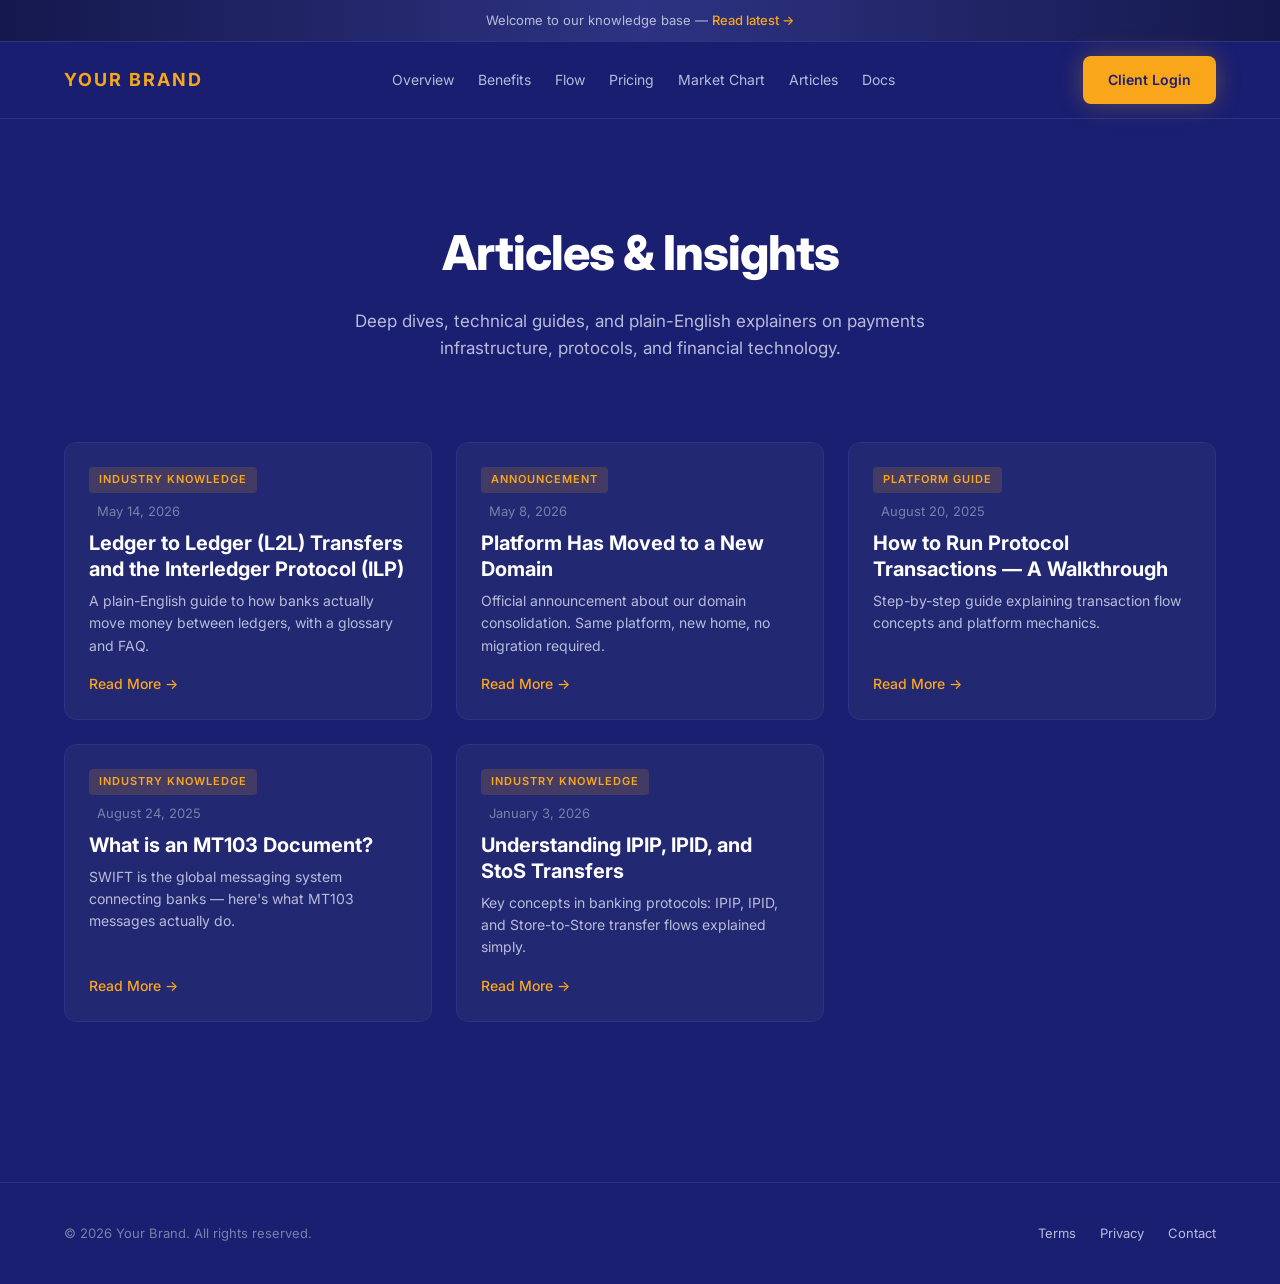
<file: articles.html>
<!DOCTYPE html>
<html lang="en">
<head>
  <meta charset="UTF-8" />
  <meta name="viewport" content="width=device-width, initial-scale=1.0" />
  <title>Articles & Insights — YOUR BRAND</title>
  <meta name="description" content="In-depth guides and analysis on payments infrastructure, protocols, and financial technology." />
  <link rel="stylesheet" href="css/global.css" />
  <link rel="stylesheet" href="css/article.css" />
  <link rel="preconnect" href="https://fonts.googleapis.com" />
  <link href="https://fonts.googleapis.com/css2?family=Inter:wght@400;500;600;700;800&family=JetBrains+Mono&display=swap" rel="stylesheet" />
</head>
<body>

  <!-- ANNOUNCEMENT BAR -->
  <div class="announcement-bar">
    <p>Welcome to our knowledge base — <a href="#latest">Read latest →</a></p>
  </div>

  <!-- NAVBAR -->
  <header class="navbar">
    <div class="nav-container">
      <a href="/" class="logo">YOUR BRAND</a>
      <nav class="nav-links">
        <a href="/#overview">Overview</a>
        <a href="/#benefits">Benefits</a>
        <a href="/#flow">Flow</a>
        <a href="/#pricing">Pricing</a>
        <a href="/#chart">Market Chart</a>
        <a href="/articles.html">Articles</a>
        <a href="/docs">Docs</a>
      </nav>
      <a href="/login" class="btn btn-primary">Client Login</a>
      <button class="hamburger" aria-label="Menu">☰</button>
    </div>
  </header>

  <!-- HERO -->
  <section class="articles-hero">
    <div class="container-narrow">
      <h1 class="animate-in">Articles &amp; Insights</h1>
      <p class="animate-in delay-1">Deep dives, technical guides, and plain-English explainers on payments infrastructure, protocols, and financial technology.</p>
    </div>
  </section>

  <!-- ARTICLES GRID -->
  <section id="latest">
    <div class="container">
      <div class="articles-grid">

        <a href="article-l2l-ilp.html" class="article-card fade-on-scroll">
          <span class="tag">Industry Knowledge</span>
          <time>May 14, 2026</time>
          <h3>Ledger to Ledger (L2L) Transfers and the Interledger Protocol (ILP)</h3>
          <p>A plain-English guide to how banks actually move money between ledgers, with a glossary and FAQ.</p>
          <span class="read-more">Read More →</span>
        </a>

        <a href="article-announcement.html" class="article-card fade-on-scroll">
          <span class="tag">Announcement</span>
          <time>May 8, 2026</time>
          <h3>Platform Has Moved to a New Domain</h3>
          <p>Official announcement about our domain consolidation. Same platform, new home, no migration required.</p>
          <span class="read-more">Read More →</span>
        </a>

        <a href="article-protocol-101.html" class="article-card fade-on-scroll">
          <span class="tag">Platform Guide</span>
          <time>August 20, 2025</time>
          <h3>How to Run Protocol Transactions — A Walkthrough</h3>
          <p>Step-by-step guide explaining transaction flow concepts and platform mechanics.</p>
          <span class="read-more">Read More →</span>
        </a>

        <a href="article-mt103.html" class="article-card fade-on-scroll">
          <span class="tag">Industry Knowledge</span>
          <time>August 24, 2025</time>
          <h3>What is an MT103 Document?</h3>
          <p>SWIFT is the global messaging system connecting banks — here's what MT103 messages actually do.</p>
          <span class="read-more">Read More →</span>
        </a>

        <a href="article-ipip-ipid-stos.html" class="article-card fade-on-scroll">
          <span class="tag">Industry Knowledge</span>
          <time>January 3, 2026</time>
          <h3>Understanding IPIP, IPID, and StoS Transfers</h3>
          <p>Key concepts in banking protocols: IPIP, IPID, and Store-to-Store transfer flows explained simply.</p>
          <span class="read-more">Read More →</span>
        </a>

      </div>
    </div>
  </section>

  <!-- FOOTER -->
  <footer class="footer">
    <div class="container footer-container">
      <p>© 2026 Your Brand. All rights reserved.</p>
      <div class="footer-links">
        <a href="/terms">Terms</a>
        <a href="/privacy">Privacy</a>
        <a href="/contact">Contact</a>
      </div>
    </div>
  </footer>

  <script src="js/global.js"></script>
</body>
</html>
</file>
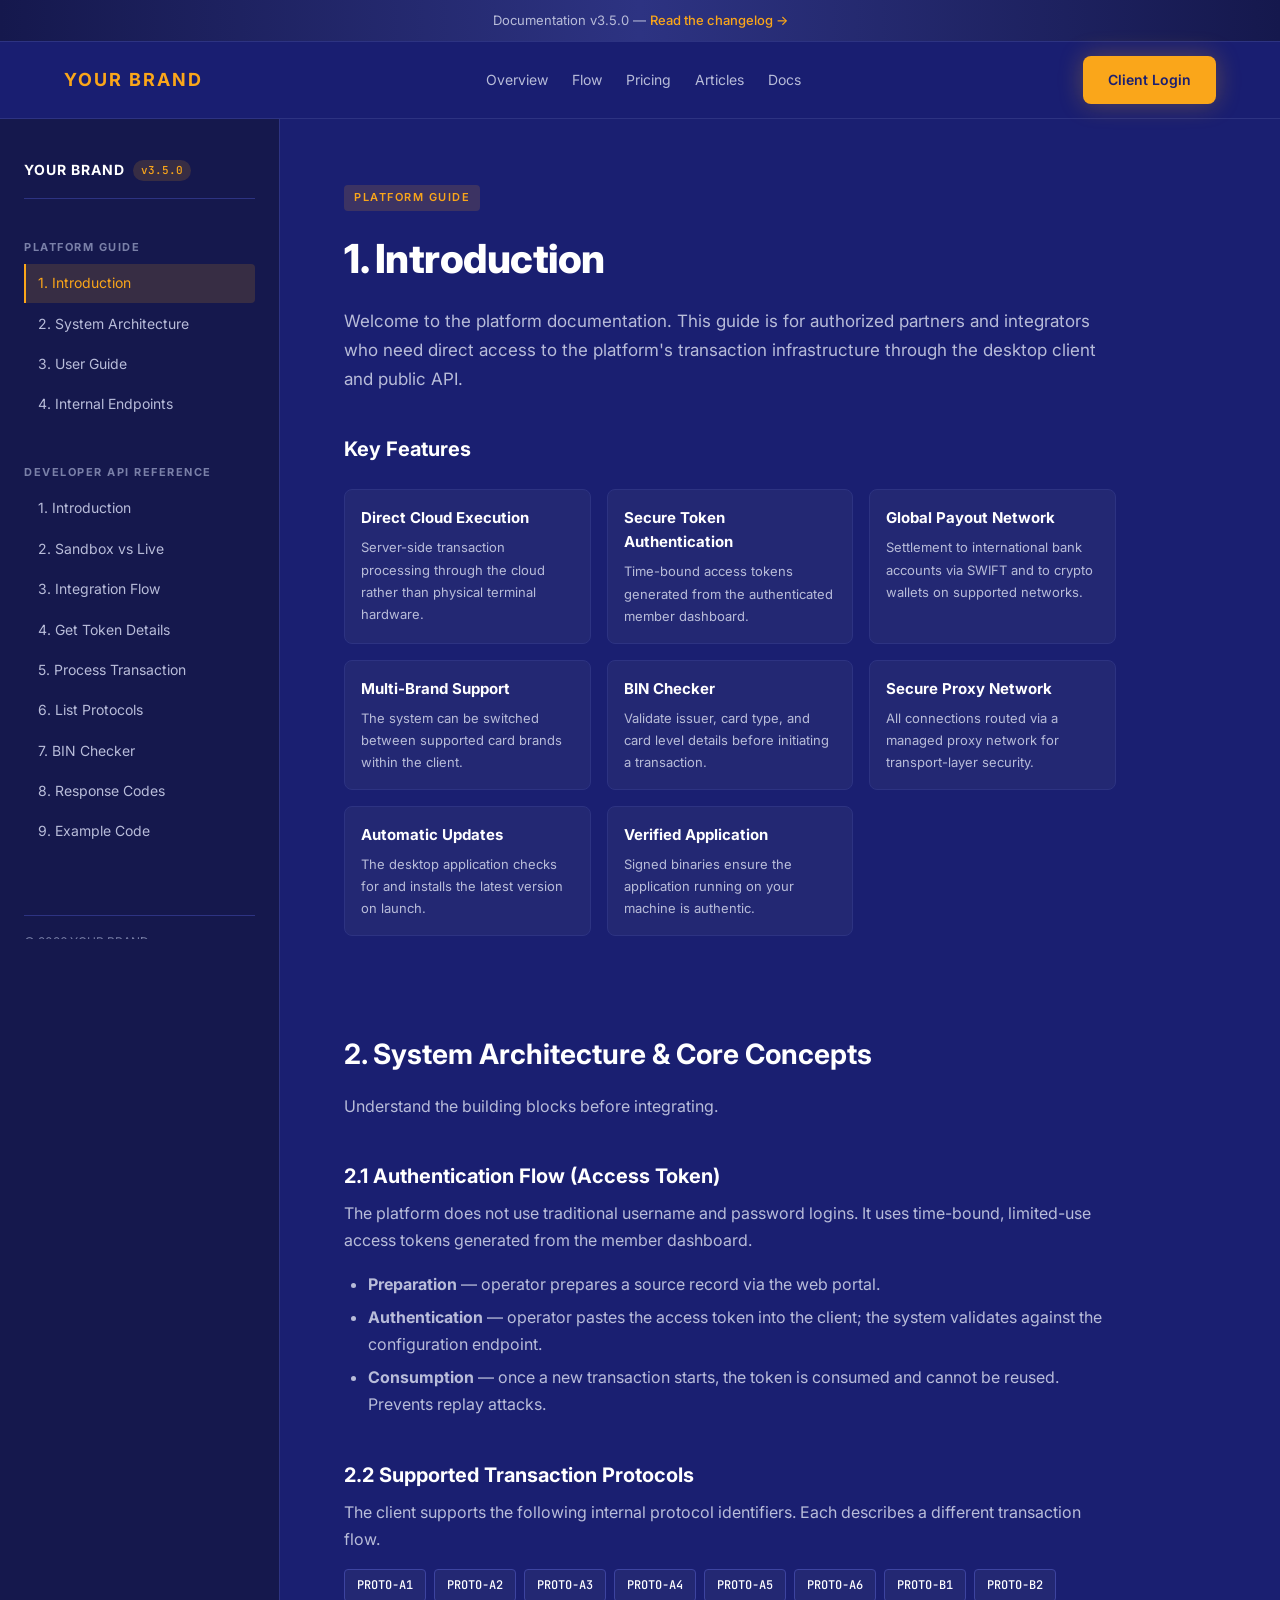
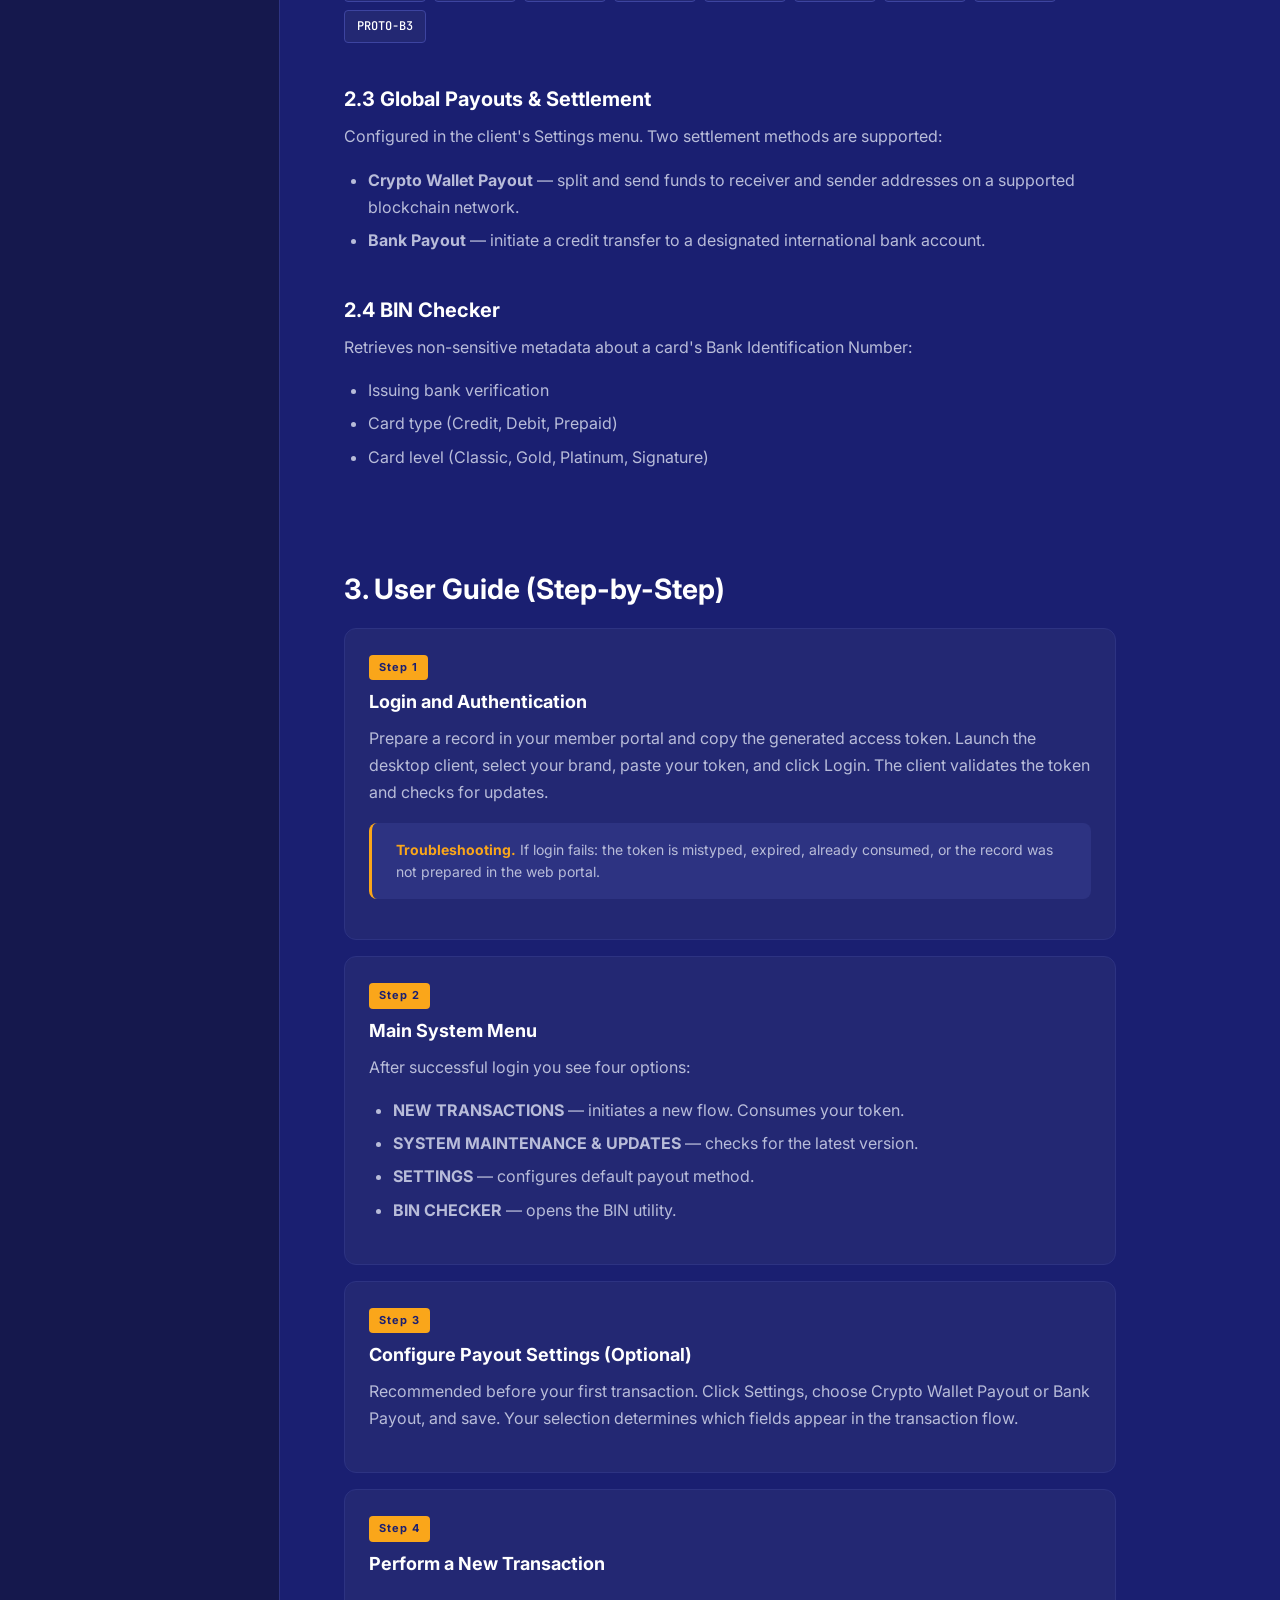
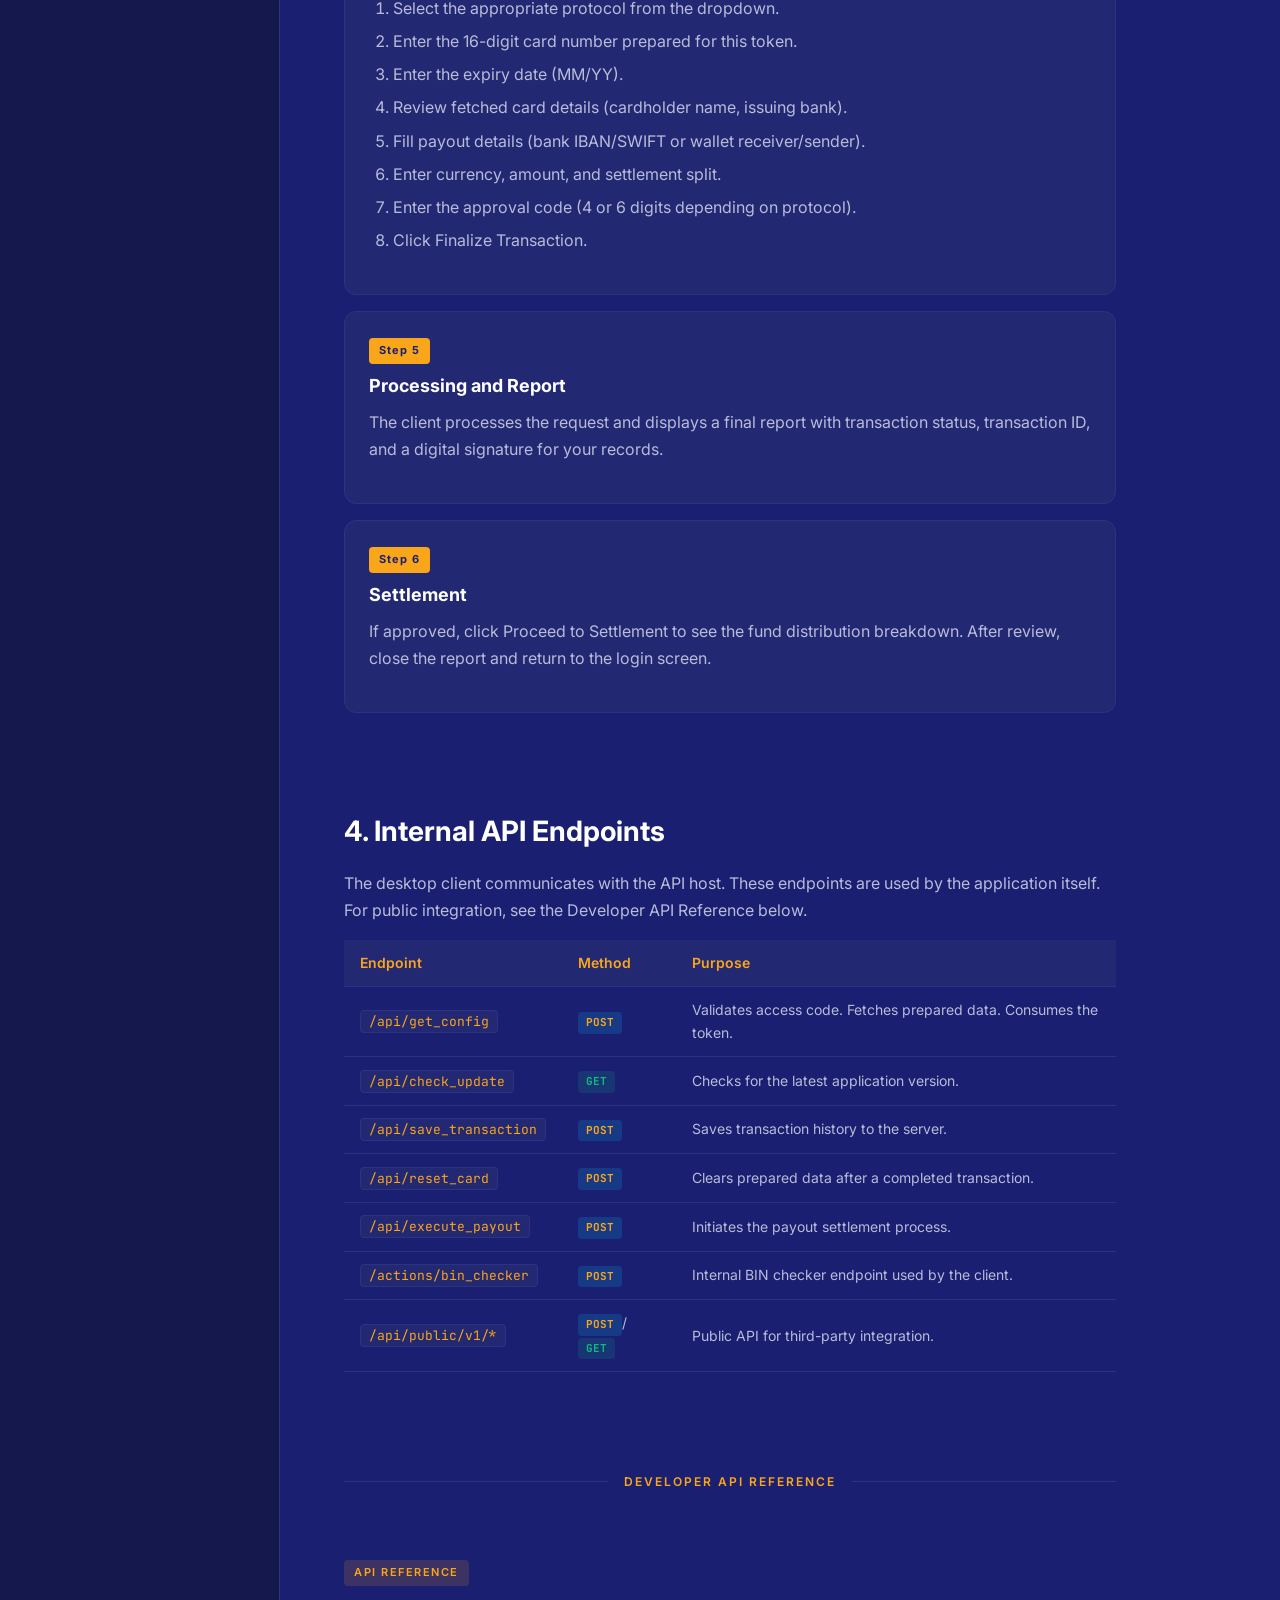
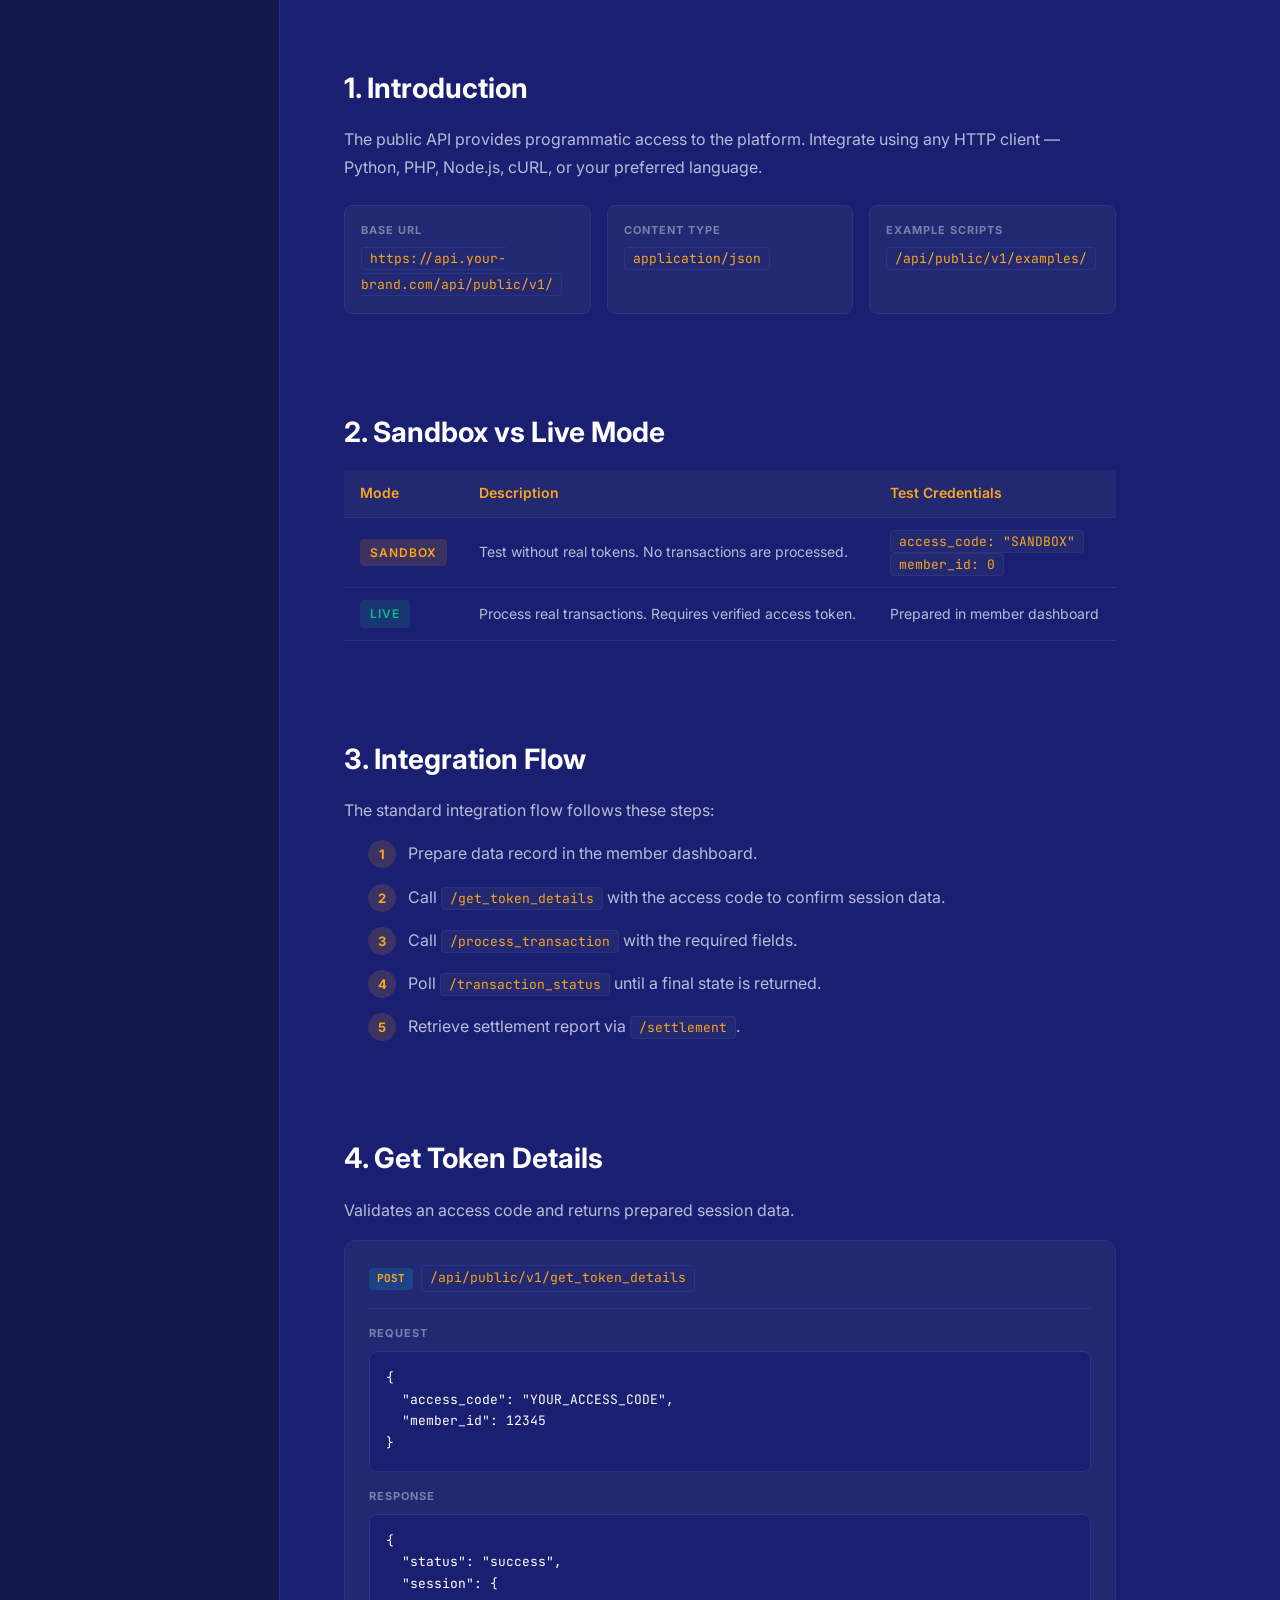
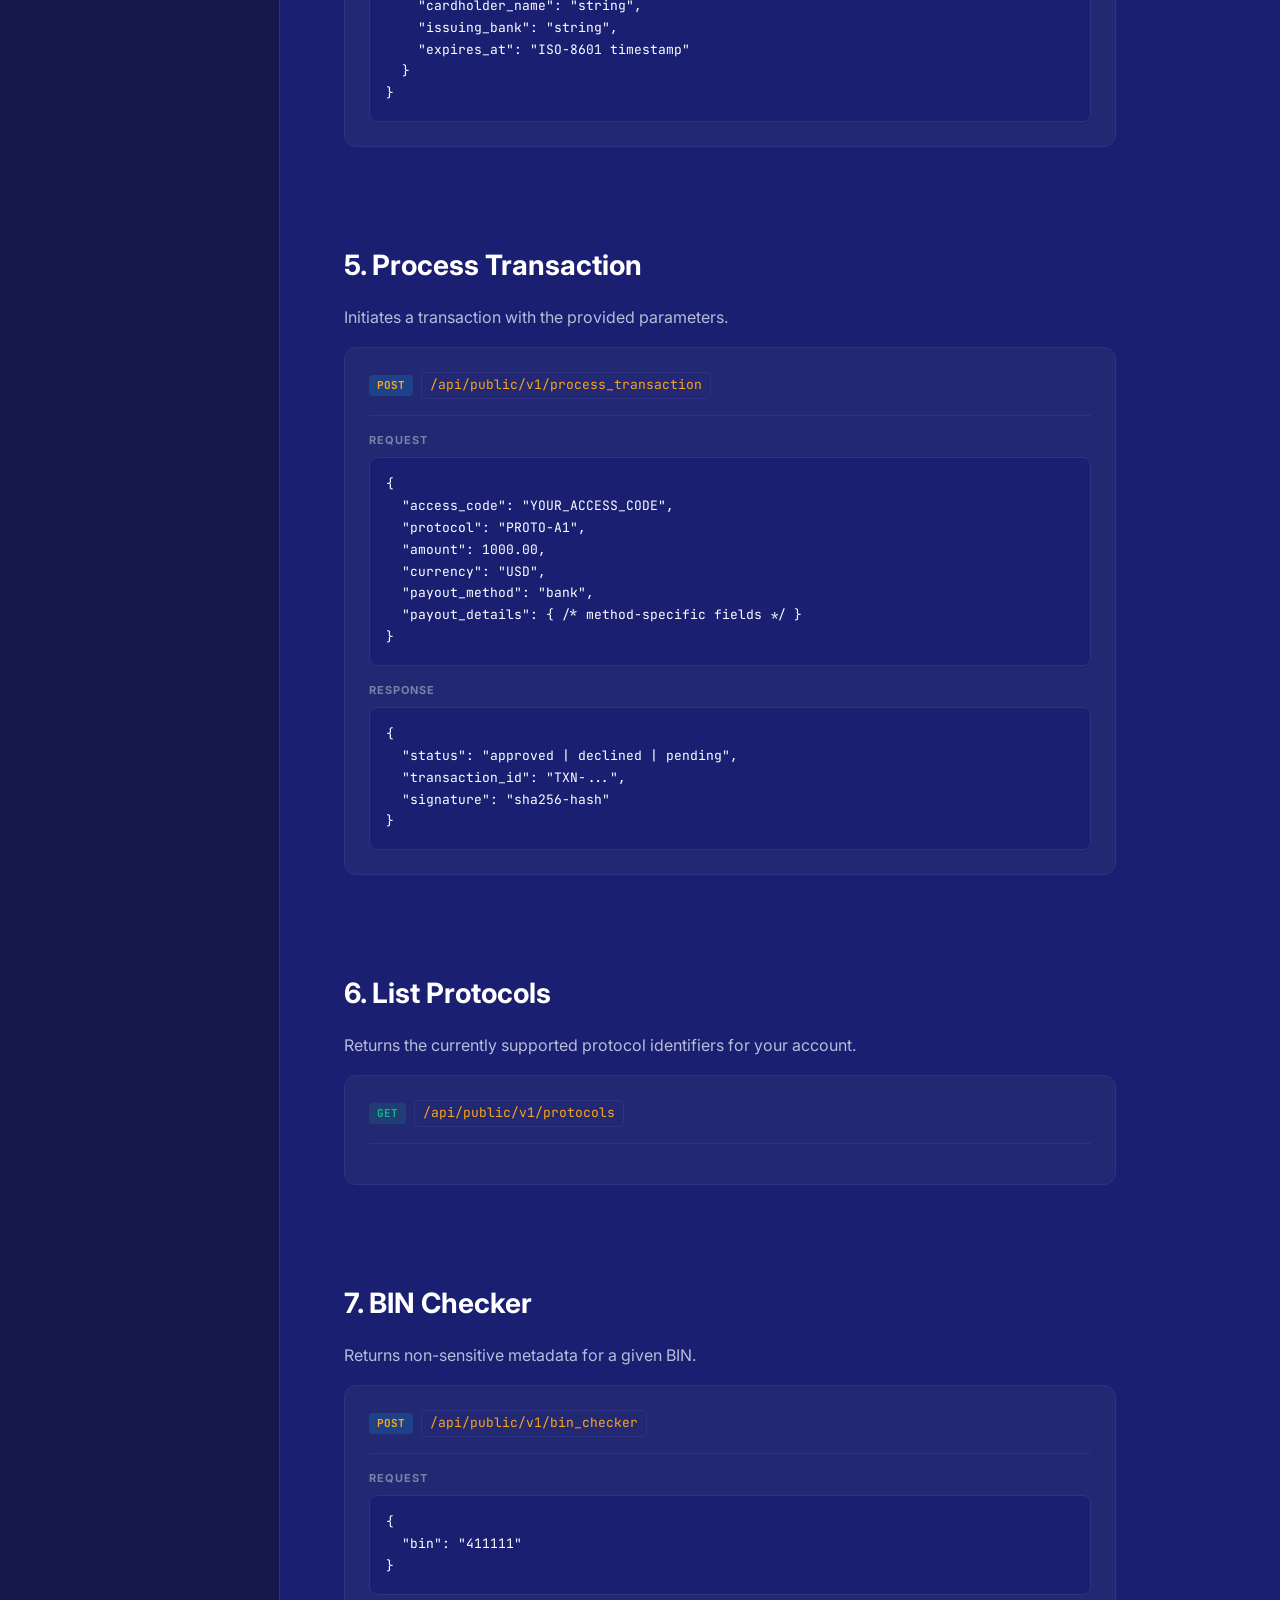
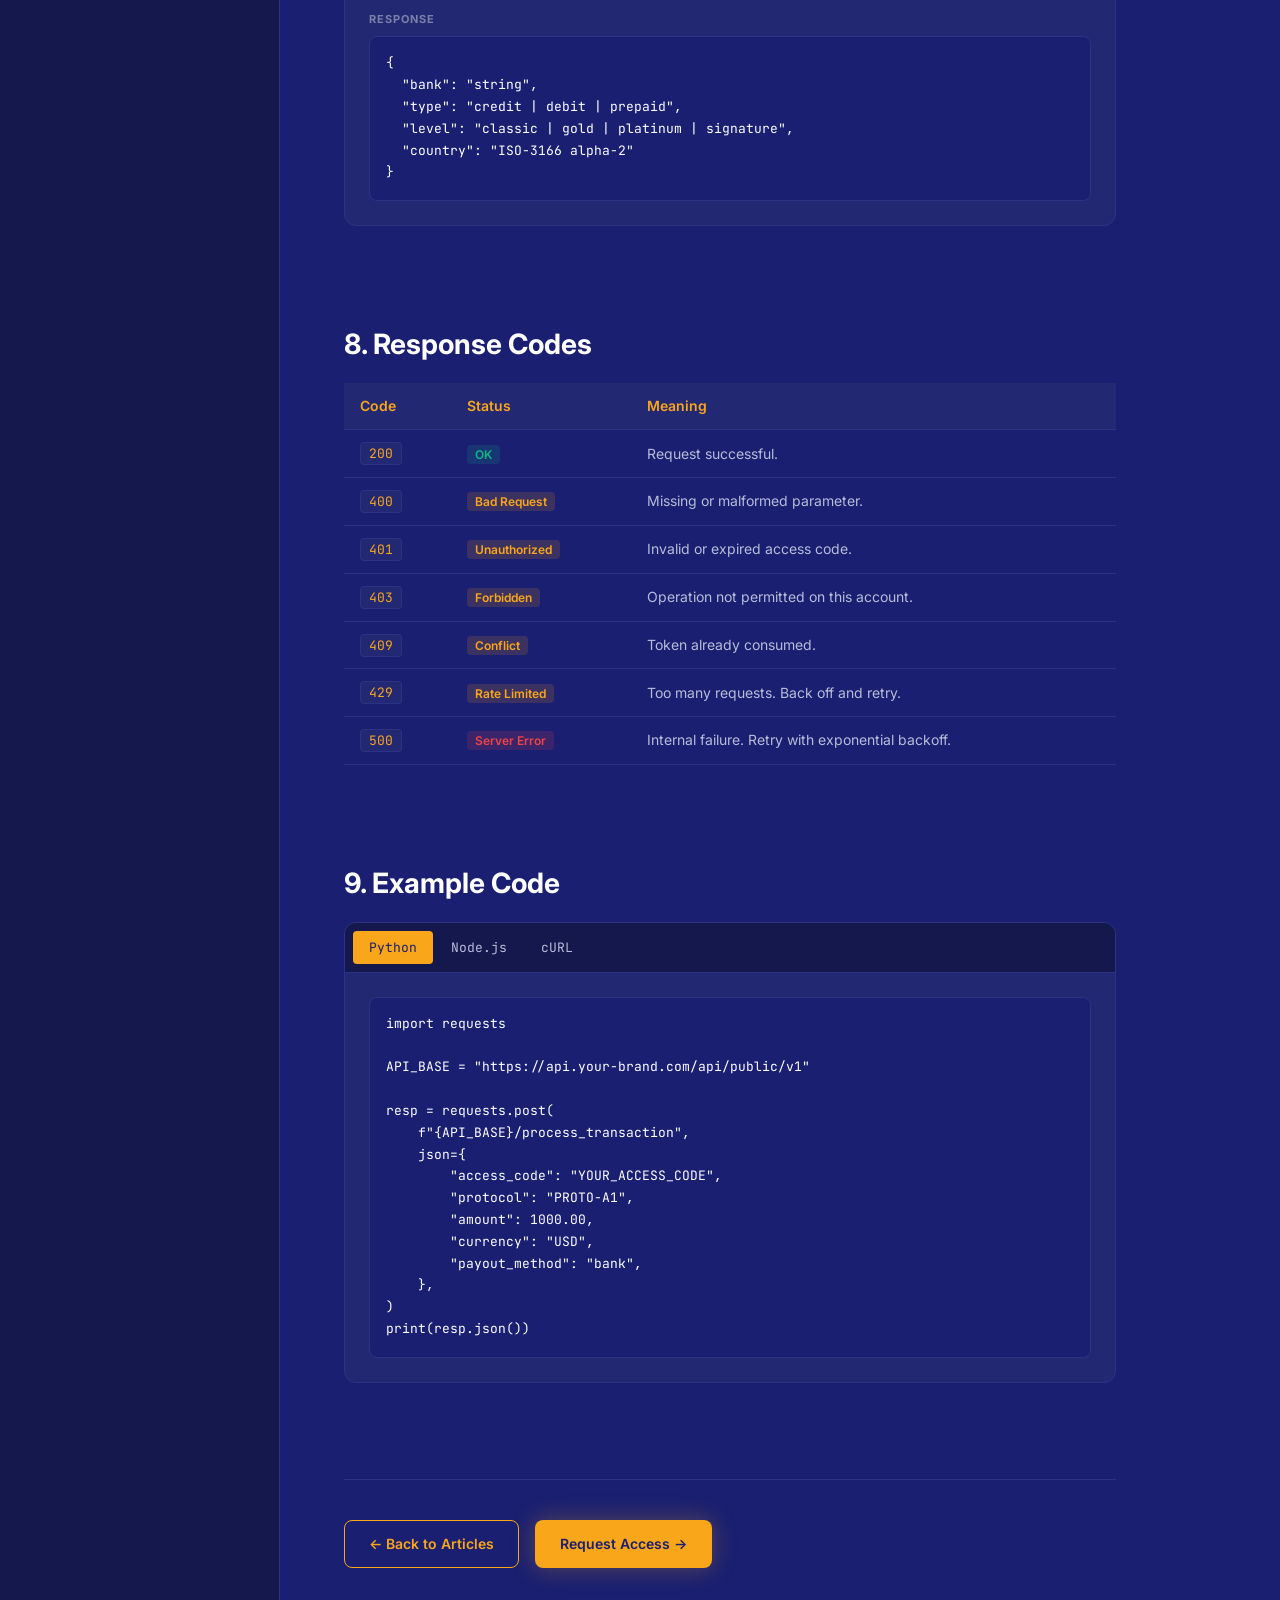
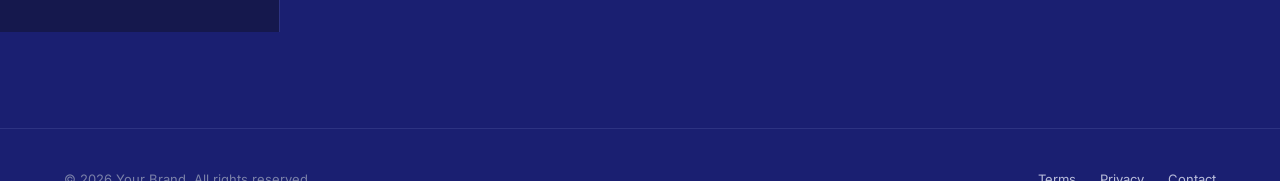
<file: docs.html>
<!DOCTYPE html>
<html lang="en">
<head>
  <meta charset="UTF-8" />
  <meta name="viewport" content="width=device-width, initial-scale=1.0" />
  <title>Documentation — YOUR BRAND</title>
  <meta name="description" content="Official documentation for the platform — architecture, user guide, API reference." />
  <link rel="stylesheet" href="css/global.css" />
  <link rel="stylesheet" href="css/article.css" />
  <link rel="stylesheet" href="css/docs.css" />
  <link rel="preconnect" href="https://fonts.googleapis.com" />
  <link href="https://fonts.googleapis.com/css2?family=Inter:wght@400;500;600;700;800&family=JetBrains+Mono:wght@400;500;600&display=swap" rel="stylesheet" />
</head>
<body>

  <!-- ANNOUNCEMENT BAR -->
  <div class="announcement-bar">
    <p>Documentation v3.5.0 — <a href="/articles.html">Read the changelog →</a></p>
  </div>

  <!-- NAVBAR -->
  <header class="navbar">
    <div class="nav-container">
      <a href="/" class="logo">YOUR BRAND</a>
      <nav class="nav-links">
        <a href="/#overview">Overview</a>
        <a href="/#flow">Flow</a>
        <a href="/#pricing">Pricing</a>
        <a href="/articles.html">Articles</a>
        <a href="/docs.html" class="active">Docs</a>
      </nav>
      <a href="/login" class="btn btn-primary">Client Login</a>
      <button class="hamburger" aria-label="Menu">☰</button>
    </div>
  </header>

  <!-- DOCS LAYOUT -->
  <div class="docs-shell">

    <!-- SIDEBAR NAV -->
    <aside class="docs-sidebar">
      <div class="sidebar-inner">

        <div class="sidebar-brand">
          <span class="brand-mark">YOUR BRAND</span>
          <span class="version-pill">v3.5.0</span>
        </div>

        <div class="sidebar-section">
          <h5>Platform Guide</h5>
          <ul>
            <li><a href="#introduction">1. Introduction</a></li>
            <li><a href="#architecture">2. System Architecture</a></li>
            <li><a href="#user-guide">3. User Guide</a></li>
            <li><a href="#internal-endpoints">4. Internal Endpoints</a></li>
          </ul>
        </div>

        <div class="sidebar-section">
          <h5>Developer API Reference</h5>
          <ul>
            <li><a href="#api-intro">1. Introduction</a></li>
            <li><a href="#api-modes">2. Sandbox vs Live</a></li>
            <li><a href="#api-flow">3. Integration Flow</a></li>
            <li><a href="#api-token">4. Get Token Details</a></li>
            <li><a href="#api-process">5. Process Transaction</a></li>
            <li><a href="#api-protocols">6. List Protocols</a></li>
            <li><a href="#api-bin">7. BIN Checker</a></li>
            <li><a href="#api-codes">8. Response Codes</a></li>
            <li><a href="#api-examples">9. Example Code</a></li>
          </ul>
        </div>

        <div class="sidebar-footer">
          <p>© 2026 YOUR BRAND</p>
        </div>

      </div>
    </aside>

    <!-- MAIN CONTENT -->
    <main class="docs-content">

      <!-- SECTION 1: INTRODUCTION -->
      <section id="introduction" class="docs-section">
        <span class="section-badge">Platform Guide</span>
        <h1>1. Introduction</h1>
        <p class="lead">
          Welcome to the platform documentation. This guide is for authorized partners and integrators who need direct access to the platform's transaction infrastructure through the desktop client and public API.
        </p>

        <h3>Key Features</h3>
        <div class="feature-grid">
          <div class="feature-card">
            <h4>Direct Cloud Execution</h4>
            <p>Server-side transaction processing through the cloud rather than physical terminal hardware.</p>
          </div>
          <div class="feature-card">
            <h4>Secure Token Authentication</h4>
            <p>Time-bound access tokens generated from the authenticated member dashboard.</p>
          </div>
          <div class="feature-card">
            <h4>Global Payout Network</h4>
            <p>Settlement to international bank accounts via SWIFT and to crypto wallets on supported networks.</p>
          </div>
          <div class="feature-card">
            <h4>Multi-Brand Support</h4>
            <p>The system can be switched between supported card brands within the client.</p>
          </div>
          <div class="feature-card">
            <h4>BIN Checker</h4>
            <p>Validate issuer, card type, and card level details before initiating a transaction.</p>
          </div>
          <div class="feature-card">
            <h4>Secure Proxy Network</h4>
            <p>All connections routed via a managed proxy network for transport-layer security.</p>
          </div>
          <div class="feature-card">
            <h4>Automatic Updates</h4>
            <p>The desktop application checks for and installs the latest version on launch.</p>
          </div>
          <div class="feature-card">
            <h4>Verified Application</h4>
            <p>Signed binaries ensure the application running on your machine is authentic.</p>
          </div>
        </div>
      </section>

      <!-- SECTION 2: ARCHITECTURE -->
      <section id="architecture" class="docs-section">
        <h2>2. System Architecture &amp; Core Concepts</h2>
        <p>Understand the building blocks before integrating.</p>

        <h3 id="auth-flow">2.1 Authentication Flow (Access Token)</h3>
        <p>The platform does not use traditional username and password logins. It uses time-bound, limited-use access tokens generated from the member dashboard.</p>
        <ul>
          <li><strong>Preparation</strong> — operator prepares a source record via the web portal.</li>
          <li><strong>Authentication</strong> — operator pastes the access token into the client; the system validates against the configuration endpoint.</li>
          <li><strong>Consumption</strong> — once a new transaction starts, the token is consumed and cannot be reused. Prevents replay attacks.</li>
        </ul>

        <h3 id="protocols">2.2 Supported Transaction Protocols</h3>
        <p>The client supports the following internal protocol identifiers. Each describes a different transaction flow.</p>
        <div class="protocol-grid">
          <span class="protocol-tag">PROTO-A1</span>
          <span class="protocol-tag">PROTO-A2</span>
          <span class="protocol-tag">PROTO-A3</span>
          <span class="protocol-tag">PROTO-A4</span>
          <span class="protocol-tag">PROTO-A5</span>
          <span class="protocol-tag">PROTO-A6</span>
          <span class="protocol-tag">PROTO-B1</span>
          <span class="protocol-tag">PROTO-B2</span>
          <span class="protocol-tag">PROTO-B3</span>
        </div>

        <h3 id="payouts">2.3 Global Payouts &amp; Settlement</h3>
        <p>Configured in the client's Settings menu. Two settlement methods are supported:</p>
        <ul>
          <li><strong>Crypto Wallet Payout</strong> — split and send funds to receiver and sender addresses on a supported blockchain network.</li>
          <li><strong>Bank Payout</strong> — initiate a credit transfer to a designated international bank account.</li>
        </ul>

        <h3 id="bin-checker">2.4 BIN Checker</h3>
        <p>Retrieves non-sensitive metadata about a card's Bank Identification Number:</p>
        <ul>
          <li>Issuing bank verification</li>
          <li>Card type (Credit, Debit, Prepaid)</li>
          <li>Card level (Classic, Gold, Platinum, Signature)</li>
        </ul>
      </section>

      <!-- SECTION 3: USER GUIDE -->
      <section id="user-guide" class="docs-section">
        <h2>3. User Guide (Step-by-Step)</h2>

        <div class="step-block">
          <span class="step-marker">Step 1</span>
          <h3>Login and Authentication</h3>
          <p>Prepare a record in your member portal and copy the generated access token. Launch the desktop client, select your brand, paste your token, and click Login. The client validates the token and checks for updates.</p>
          <div class="callout">
            <strong>Troubleshooting.</strong> If login fails: the token is mistyped, expired, already consumed, or the record was not prepared in the web portal.
          </div>
        </div>

        <div class="step-block">
          <span class="step-marker">Step 2</span>
          <h3>Main System Menu</h3>
          <p>After successful login you see four options:</p>
          <ul>
            <li><strong>NEW TRANSACTIONS</strong> — initiates a new flow. Consumes your token.</li>
            <li><strong>SYSTEM MAINTENANCE &amp; UPDATES</strong> — checks for the latest version.</li>
            <li><strong>SETTINGS</strong> — configures default payout method.</li>
            <li><strong>BIN CHECKER</strong> — opens the BIN utility.</li>
          </ul>
        </div>

        <div class="step-block">
          <span class="step-marker">Step 3</span>
          <h3>Configure Payout Settings (Optional)</h3>
          <p>Recommended before your first transaction. Click Settings, choose Crypto Wallet Payout or Bank Payout, and save. Your selection determines which fields appear in the transaction flow.</p>
        </div>

        <div class="step-block">
          <span class="step-marker">Step 4</span>
          <h3>Perform a New Transaction</h3>
          <ol>
            <li>Select the appropriate protocol from the dropdown.</li>
            <li>Enter the 16-digit card number prepared for this token.</li>
            <li>Enter the expiry date (MM/YY).</li>
            <li>Review fetched card details (cardholder name, issuing bank).</li>
            <li>Fill payout details (bank IBAN/SWIFT or wallet receiver/sender).</li>
            <li>Enter currency, amount, and settlement split.</li>
            <li>Enter the approval code (4 or 6 digits depending on protocol).</li>
            <li>Click Finalize Transaction.</li>
          </ol>
        </div>

        <div class="step-block">
          <span class="step-marker">Step 5</span>
          <h3>Processing and Report</h3>
          <p>The client processes the request and displays a final report with transaction status, transaction ID, and a digital signature for your records.</p>
        </div>

        <div class="step-block">
          <span class="step-marker">Step 6</span>
          <h3>Settlement</h3>
          <p>If approved, click Proceed to Settlement to see the fund distribution breakdown. After review, close the report and return to the login screen.</p>
        </div>
      </section>

      <!-- SECTION 4: INTERNAL ENDPOINTS -->
      <section id="internal-endpoints" class="docs-section">
        <h2>4. Internal API Endpoints</h2>
        <p>The desktop client communicates with the API host. These endpoints are used by the application itself. For public integration, see the Developer API Reference below.</p>

        <div class="table-wrapper">
          <table class="api-table">
            <thead>
              <tr>
                <th>Endpoint</th>
                <th>Method</th>
                <th>Purpose</th>
              </tr>
            </thead>
            <tbody>
              <tr><td><code>/api/get_config</code></td><td><span class="method post">POST</span></td><td>Validates access code. Fetches prepared data. Consumes the token.</td></tr>
              <tr><td><code>/api/check_update</code></td><td><span class="method get">GET</span></td><td>Checks for the latest application version.</td></tr>
              <tr><td><code>/api/save_transaction</code></td><td><span class="method post">POST</span></td><td>Saves transaction history to the server.</td></tr>
              <tr><td><code>/api/reset_card</code></td><td><span class="method post">POST</span></td><td>Clears prepared data after a completed transaction.</td></tr>
              <tr><td><code>/api/execute_payout</code></td><td><span class="method post">POST</span></td><td>Initiates the payout settlement process.</td></tr>
              <tr><td><code>/actions/bin_checker</code></td><td><span class="method post">POST</span></td><td>Internal BIN checker endpoint used by the client.</td></tr>
              <tr><td><code>/api/public/v1/*</code></td><td><span class="method post">POST</span>/<span class="method get">GET</span></td><td>Public API for third-party integration.</td></tr>
            </tbody>
          </table>
        </div>
      </section>

      <!-- DIVIDER -->
      <div class="section-divider"><span>Developer API Reference</span></div>

      <!-- SECTION 5: API INTRO -->
      <section id="api-intro" class="docs-section">
        <span class="section-badge">API Reference</span>
        <h2>1. Introduction</h2>
        <p>The public API provides programmatic access to the platform. Integrate using any HTTP client — Python, PHP, Node.js, cURL, or your preferred language.</p>

        <div class="info-grid">
          <div class="info-card">
            <h5>Base URL</h5>
            <code>https://api.your-brand.com/api/public/v1/</code>
          </div>
          <div class="info-card">
            <h5>Content Type</h5>
            <code>application/json</code>
          </div>
          <div class="info-card">
            <h5>Example Scripts</h5>
            <code>/api/public/v1/examples/</code>
          </div>
        </div>
      </section>

      <!-- SECTION 6: SANDBOX VS LIVE -->
      <section id="api-modes" class="docs-section">
        <h2>2. Sandbox vs Live Mode</h2>
        <div class="table-wrapper">
          <table class="api-table">
            <thead>
              <tr><th>Mode</th><th>Description</th><th>Test Credentials</th></tr>
            </thead>
            <tbody>
              <tr>
                <td><span class="mode-pill sandbox">Sandbox</span></td>
                <td>Test without real tokens. No transactions are processed.</td>
                <td><code>access_code: "SANDBOX"</code><br/><code>member_id: 0</code></td>
              </tr>
              <tr>
                <td><span class="mode-pill live">Live</span></td>
                <td>Process real transactions. Requires verified access token.</td>
                <td>Prepared in member dashboard</td>
              </tr>
            </tbody>
          </table>
        </div>
      </section>

      <!-- SECTION 7: INTEGRATION FLOW -->
      <section id="api-flow" class="docs-section">
        <h2>3. Integration Flow</h2>
        <p>The standard integration flow follows these steps:</p>
        <ol class="numbered-steps">
          <li>Prepare data record in the member dashboard.</li>
          <li>Call <code>/get_token_details</code> with the access code to confirm session data.</li>
          <li>Call <code>/process_transaction</code> with the required fields.</li>
          <li>Poll <code>/transaction_status</code> until a final state is returned.</li>
          <li>Retrieve settlement report via <code>/settlement</code>.</li>
        </ol>
      </section>

      <!-- SECTION 8: GET TOKEN -->
      <section id="api-token" class="docs-section">
        <h2>4. Get Token Details</h2>
        <p>Validates an access code and returns prepared session data.</p>

        <div class="endpoint-card">
          <div class="endpoint-header">
            <span class="method post">POST</span>
            <code>/api/public/v1/get_token_details</code>
          </div>
          <h5>Request</h5>
<pre><code>{
  "access_code": "YOUR_ACCESS_CODE",
  "member_id": 12345
}</code></pre>
          <h5>Response</h5>
<pre><code>{
  "status": "success",
  "session": {
    "cardholder_name": "string",
    "issuing_bank": "string",
    "expires_at": "ISO-8601 timestamp"
  }
}</code></pre>
        </div>
      </section>

      <!-- SECTION 9: PROCESS TRANSACTION -->
      <section id="api-process" class="docs-section">
        <h2>5. Process Transaction</h2>
        <p>Initiates a transaction with the provided parameters.</p>

        <div class="endpoint-card">
          <div class="endpoint-header">
            <span class="method post">POST</span>
            <code>/api/public/v1/process_transaction</code>
          </div>
          <h5>Request</h5>
<pre><code>{
  "access_code": "YOUR_ACCESS_CODE",
  "protocol": "PROTO-A1",
  "amount": 1000.00,
  "currency": "USD",
  "payout_method": "bank",
  "payout_details": { /* method-specific fields */ }
}</code></pre>
          <h5>Response</h5>
<pre><code>{
  "status": "approved | declined | pending",
  "transaction_id": "TXN-...",
  "signature": "sha256-hash"
}</code></pre>
        </div>
      </section>

      <!-- SECTION 10: LIST PROTOCOLS -->
      <section id="api-protocols" class="docs-section">
        <h2>6. List Protocols</h2>
        <p>Returns the currently supported protocol identifiers for your account.</p>
        <div class="endpoint-card">
          <div class="endpoint-header">
            <span class="method get">GET</span>
            <code>/api/public/v1/protocols</code>
          </div>
        </div>
      </section>

      <!-- SECTION 11: BIN CHECKER -->
      <section id="api-bin" class="docs-section">
        <h2>7. BIN Checker</h2>
        <p>Returns non-sensitive metadata for a given BIN.</p>
        <div class="endpoint-card">
          <div class="endpoint-header">
            <span class="method post">POST</span>
            <code>/api/public/v1/bin_checker</code>
          </div>
          <h5>Request</h5>
<pre><code>{
  "bin": "411111"
}</code></pre>
          <h5>Response</h5>
<pre><code>{
  "bank": "string",
  "type": "credit | debit | prepaid",
  "level": "classic | gold | platinum | signature",
  "country": "ISO-3166 alpha-2"
}</code></pre>
        </div>
      </section>

      <!-- SECTION 12: RESPONSE CODES -->
      <section id="api-codes" class="docs-section">
        <h2>8. Response Codes</h2>
        <div class="table-wrapper">
          <table class="api-table">
            <thead>
              <tr><th>Code</th><th>Status</th><th>Meaning</th></tr>
            </thead>
            <tbody>
              <tr><td><code>200</code></td><td><span class="status ok">OK</span></td><td>Request successful.</td></tr>
              <tr><td><code>400</code></td><td><span class="status warn">Bad Request</span></td><td>Missing or malformed parameter.</td></tr>
              <tr><td><code>401</code></td><td><span class="status warn">Unauthorized</span></td><td>Invalid or expired access code.</td></tr>
              <tr><td><code>403</code></td><td><span class="status warn">Forbidden</span></td><td>Operation not permitted on this account.</td></tr>
              <tr><td><code>409</code></td><td><span class="status warn">Conflict</span></td><td>Token already consumed.</td></tr>
              <tr><td><code>429</code></td><td><span class="status warn">Rate Limited</span></td><td>Too many requests. Back off and retry.</td></tr>
              <tr><td><code>500</code></td><td><span class="status err">Server Error</span></td><td>Internal failure. Retry with exponential backoff.</td></tr>
            </tbody>
          </table>
        </div>
      </section>

      <!-- SECTION 13: EXAMPLE CODE -->
      <section id="api-examples" class="docs-section">
        <h2>9. Example Code</h2>

        <div class="tab-block">
          <div class="tab-buttons">
            <button class="tab-btn active" data-tab="python">Python</button>
            <button class="tab-btn" data-tab="node">Node.js</button>
            <button class="tab-btn" data-tab="curl">cURL</button>
          </div>

          <div class="tab-pane active" data-tab="python">
<pre><code>import requests

API_BASE = "https://api.your-brand.com/api/public/v1"

resp = requests.post(
    f"{API_BASE}/process_transaction",
    json={
        "access_code": "YOUR_ACCESS_CODE",
        "protocol": "PROTO-A1",
        "amount": 1000.00,
        "currency": "USD",
        "payout_method": "bank",
    },
)
print(resp.json())</code></pre>
          </div>

          <div class="tab-pane" data-tab="node">
<pre><code>const fetch = require("node-fetch");

const API_BASE = "https://api.your-brand.com/api/public/v1";

const res = await fetch(`${API_BASE}/process_transaction`, {
  method: "POST",
  headers: { "Content-Type": "application/json" },
  body: JSON.stringify({
    access_code: "YOUR_ACCESS_CODE",
    protocol: "PROTO-A1",
    amount: 1000.0,
    currency: "USD",
    payout_method: "bank",
  }),
});
console.log(await res.json());</code></pre>
          </div>

          <div class="tab-pane" data-tab="curl">
<pre><code>curl -X POST https://api.your-brand.com/api/public/v1/process_transaction \
  -H "Content-Type: application/json" \
  -d '{
    "access_code": "YOUR_ACCESS_CODE",
    "protocol": "PROTO-A1",
    "amount": 1000.00,
    "currency": "USD",
    "payout_method": "bank"
  }'</code></pre>
          </div>
        </div>
      </section>

      <!-- BOTTOM CTAs -->
      <div class="docs-bottom-ctas">
        <a href="/articles.html" class="btn btn-outline">← Back to Articles</a>
        <a href="/#pricing" class="btn btn-primary">Request Access →</a>
      </div>

    </main>
  </div>

  <!-- FOOTER -->
  <footer class="footer">
    <div class="container footer-container">
      <p>© 2026 Your Brand. All rights reserved.</p>
      <div class="footer-links">
        <a href="/terms">Terms</a>
        <a href="/privacy">Privacy</a>
        <a href="/contact">Contact</a>
      </div>
    </div>
  </footer>

  <script src="js/global.js"></script>
  <script src="js/docs.js"></script>
</body>
</html>
</file>
<file: css/global.css>
* { margin: 0; padding: 0; box-sizing: border-box; }

:root {
  /* Visa palette */
  --bg-primary: #1A1F71;
  --bg-secondary: #15184D;
  --bg-card: #232873;
  --bg-elevated: #2D3382;
  --accent: #FAA61A;
  --accent-hover: #E8930E;
  --accent-dim: rgba(250, 166, 26, 0.15);
  --text-primary: #FFFFFF;
  --text-secondary: #B8BCD9;
  --text-muted: #7A80A8;
  --border: #2D3382;
  --border-strong: #3D44A0;
  --success: #10B981;
  --warning: #FAA61A;
  --danger: #EF4444;

  --font-sans: 'Inter', -apple-system, BlinkMacSystemFont, sans-serif;
  --font-mono: 'JetBrains Mono', 'Courier New', monospace;

  --space-xs: 4px;
  --space-sm: 8px;
  --space-md: 16px;
  --space-lg: 24px;
  --space-xl: 40px;
  --space-2xl: 64px;
  --space-3xl: 96px;

  --radius-sm: 4px;
  --radius-md: 8px;
  --radius-lg: 12px;
  --radius-xl: 16px;

  --ease: cubic-bezier(0.4, 0, 0.2, 1);
  --duration-fast: 150ms;
  --duration-base: 250ms;
  --duration-slow: 400ms;
}

html { scroll-behavior: smooth; }

body {
  background: var(--bg-primary);
  color: var(--text-primary);
  font-family: var(--font-sans);
  line-height: 1.6;
  -webkit-font-smoothing: antialiased;
}

.container { max-width: 1200px; margin: 0 auto; padding: 0 var(--space-lg); }
.container-narrow { max-width: 820px; margin: 0 auto; padding: 0 var(--space-lg); }

.announcement-bar {
  background: linear-gradient(90deg, var(--bg-secondary), var(--bg-elevated), var(--bg-secondary));
  padding: 10px 0;
  text-align: center;
  font-size: 13px;
  border-bottom: 1px solid var(--border);
  color: var(--text-secondary);
}
.announcement-bar a { color: var(--accent); text-decoration: none; font-weight: 500; }
.announcement-bar a:hover { text-decoration: underline; }

.navbar {
  background: rgba(26, 31, 113, 0.92);
  backdrop-filter: blur(16px);
  -webkit-backdrop-filter: blur(16px);
  position: sticky;
  top: 0;
  z-index: 100;
  border-bottom: 1px solid var(--border);
}
.nav-container {
  display: flex;
  align-items: center;
  justify-content: space-between;
  padding: 14px var(--space-lg);
  max-width: 1200px;
  margin: 0 auto;
}
.logo {
  font-weight: 700;
  font-size: 18px;
  letter-spacing: 2px;
  color: var(--accent);
  text-decoration: none;
  transition: color var(--duration-base) var(--ease);
}
.nav-links { display: flex; gap: var(--space-lg); align-items: center; }
.nav-links a {
  color: var(--text-secondary);
  text-decoration: none;
  font-size: 14px;
  transition: color var(--duration-fast) var(--ease);
  position: relative;
}
.nav-links a::after {
  content: '';
  position: absolute;
  bottom: -6px;
  left: 0;
  width: 0;
  height: 2px;
  background: var(--accent);
  transition: width var(--duration-base) var(--ease);
}
.nav-links a:hover { color: var(--accent); }
.nav-links a:hover::after { width: 100%; }

.btn {
  display: inline-flex;
  align-items: center;
  gap: var(--space-sm);
  padding: 12px 24px;
  border-radius: var(--radius-md);
  text-decoration: none;
  font-weight: 600;
  font-size: 14px;
  transition: all var(--duration-base) var(--ease);
  cursor: pointer;
  border: 1px solid transparent;
  font-family: var(--font-sans);
}
.btn-primary {
  background: var(--accent);
  color: var(--bg-primary);
  box-shadow: 0 0 24px rgba(250, 166, 26, 0.3);
}
.btn-primary:hover {
  background: var(--accent-hover);
  box-shadow: 0 0 32px rgba(250, 166, 26, 0.5);
  transform: translateY(-1px);
}
.btn-outline {
  background: transparent;
  color: var(--accent);
  border-color: var(--accent);
}
.btn-outline:hover {
  background: var(--accent-dim);
  transform: translateY(-1px);
}
.btn-ghost {
  background: transparent;
  color: var(--text-secondary);
  border-color: var(--border);
}
.btn-ghost:hover { color: var(--text-primary); border-color: var(--border-strong); }

.footer {
  padding: var(--space-xl) 0;
  border-top: 1px solid var(--border);
  margin-top: var(--space-3xl);
}
.footer-container {
  display: flex;
  justify-content: space-between;
  align-items: center;
  flex-wrap: wrap;
  gap: var(--space-md);
}
.footer p { color: var(--text-muted); font-size: 13px; }
.footer-links { display: flex; gap: var(--space-lg); }
.footer-links a {
  color: var(--text-secondary);
  text-decoration: none;
  font-size: 13px;
  transition: color var(--duration-fast) var(--ease);
}
.footer-links a:hover { color: var(--accent); }

.hamburger {
  display: none;
  background: none;
  border: none;
  color: var(--text-primary);
  font-size: 22px;
  cursor: pointer;
}

@media (max-width: 768px) {
  .nav-links { display: none; }
  .hamburger { display: block; }
  .nav-links.mobile-open {
    display: flex;
    flex-direction: column;
    position: absolute;
    top: 100%;
    left: 0;
    right: 0;
    background: var(--bg-secondary);
    padding: var(--space-lg);
    gap: var(--space-md);
    border-bottom: 1px solid var(--border);
  }
  .footer-container { flex-direction: column; text-align: center; }
}

@keyframes fadeInUp {
  from { opacity: 0; transform: translateY(20px); }
  to { opacity: 1; transform: translateY(0); }
}
@keyframes fadeIn {
  from { opacity: 0; }
  to { opacity: 1; }
}

.animate-in { animation: fadeInUp var(--duration-slow) var(--ease) both; }
.animate-fade { animation: fadeIn var(--duration-slow) var(--ease) both; }
.delay-1 { animation-delay: 100ms; }
.delay-2 { animation-delay: 200ms; }
.delay-3 { animation-delay: 300ms; }
.delay-4 { animation-delay: 400ms; }
</file>
<file: css/article.css>
/* ============================================
   ARTICLE PAGE LAYOUT
   ============================================ */

.article-page { padding: var(--space-2xl) 0 var(--space-3xl); }

.breadcrumbs {
  font-size: 13px;
  color: var(--text-muted);
  margin-bottom: var(--space-lg);
  font-family: var(--font-mono);
}
.breadcrumbs a {
  color: var(--text-secondary);
  text-decoration: none;
  transition: color var(--duration-fast) var(--ease);
}
.breadcrumbs a:hover { color: var(--accent); }
.breadcrumbs .separator { margin: 0 8px; color: var(--text-muted); }

.article-header { margin-bottom: var(--space-2xl); }
.article-title {
  font-size: 40px;
  font-weight: 800;
  line-height: 1.2;
  margin-bottom: var(--space-md);
  letter-spacing: -0.5px;
}
.article-meta {
  display: flex;
  gap: var(--space-lg);
  flex-wrap: wrap;
  color: var(--text-muted);
  font-size: 14px;
  align-items: center;
}
.article-meta .tag {
  background: var(--accent-dim);
  color: var(--accent);
  padding: 4px 12px;
  border-radius: var(--radius-sm);
  font-size: 12px;
  text-transform: uppercase;
  letter-spacing: 1px;
  font-weight: 600;
}

/* ============================================
   TABLE OF CONTENTS (sticky sidebar)
   ============================================ */
.article-layout {
  display: grid;
  grid-template-columns: 240px 1fr;
  gap: var(--space-2xl);
  margin-top: var(--space-xl);
}
.toc {
  position: sticky;
  top: 100px;
  align-self: start;
  background: var(--bg-card);
  border: 1px solid var(--border);
  border-radius: var(--radius-lg);
  padding: var(--space-lg);
  max-height: calc(100vh - 120px);
  overflow-y: auto;
}
.toc h4 {
  font-size: 12px;
  text-transform: uppercase;
  letter-spacing: 1px;
  color: var(--text-muted);
  margin-bottom: var(--space-md);
}
.toc ul { list-style: none; }
.toc li { margin-bottom: var(--space-sm); }
.toc a {
  color: var(--text-secondary);
  text-decoration: none;
  font-size: 13px;
  display: block;
  padding: 6px 8px;
  border-radius: var(--radius-sm);
  border-left: 2px solid transparent;
  transition: all var(--duration-fast) var(--ease);
}
.toc a:hover, .toc a.active {
  color: var(--accent);
  border-left-color: var(--accent);
  background: var(--accent-dim);
}

/* ============================================
   ARTICLE BODY TYPOGRAPHY
   ============================================ */
.article-body { color: var(--text-secondary); font-size: 16px; }
.article-body h2 {
  font-size: 28px;
  color: var(--text-primary);
  margin: var(--space-2xl) 0 var(--space-md);
  font-weight: 700;
  scroll-margin-top: 100px;
}
.article-body h3 {
  font-size: 20px;
  color: var(--text-primary);
  margin: var(--space-xl) 0 var(--space-sm);
  font-weight: 600;
}
.article-body p { margin-bottom: var(--space-md); line-height: 1.75; }
.article-body ul, .article-body ol {
  margin: var(--space-md) 0 var(--space-md) var(--space-lg);
}
.article-body li { margin-bottom: var(--space-sm); }
.article-body strong { color: var(--text-primary); font-weight: 600; }
.article-body a { color: var(--accent); text-decoration: none; border-bottom: 1px dashed var(--accent); }
.article-body a:hover { border-bottom-style: solid; }

.callout {
  background: var(--bg-card);
  border-left: 3px solid var(--accent);
  padding: var(--space-md) var(--space-lg);
  border-radius: var(--radius-md);
  margin: var(--space-lg) 0;
}
.callout strong { color: var(--accent); }

.article-body table {
  width: 100%;
  border-collapse: collapse;
  margin: var(--space-lg) 0;
  font-size: 14px;
}
.article-body th, .article-body td {
  padding: 12px 16px;
  text-align: left;
  border-bottom: 1px solid var(--border);
}
.article-body th {
  color: var(--accent);
  font-weight: 600;
  background: var(--bg-card);
}

/* ============================================
   ARTICLES INDEX GRID
   ============================================ */
.articles-hero {
  padding: var(--space-3xl) 0 var(--space-xl);
  text-align: center;
}
.articles-hero h1 {
  font-size: 48px;
  font-weight: 800;
  margin-bottom: var(--space-md);
  letter-spacing: -1px;
}
.articles-hero p {
  font-size: 17px;
  color: var(--text-secondary);
  max-width: 600px;
  margin: 0 auto;
}

.articles-grid {
  display: grid;
  grid-template-columns: repeat(auto-fit, minmax(320px, 1fr));
  gap: var(--space-lg);
  padding: var(--space-xl) 0 var(--space-2xl);
}
.article-card {
  background: var(--bg-card);
  border: 1px solid var(--border);
  border-radius: var(--radius-lg);
  padding: var(--space-lg);
  transition: all var(--duration-base) var(--ease);
  display: flex;
  flex-direction: column;
  text-decoration: none;
  color: inherit;
}
.article-card:hover {
  transform: translateY(-4px);
  border-color: var(--accent);
  box-shadow: 0 12px 32px rgba(0, 212, 255, 0.15);
}
.article-card .tag {
  display: inline-block;
  background: var(--accent-dim);
  color: var(--accent);
  padding: 4px 10px;
  border-radius: var(--radius-sm);
  font-size: 11px;
  text-transform: uppercase;
  letter-spacing: 1px;
  font-weight: 600;
  margin-bottom: var(--space-sm);
  align-self: flex-start;
}
.article-card time {
  color: var(--text-muted);
  font-size: 13px;
  margin-left: 8px;
}
.article-card h3 {
  font-size: 20px;
  color: var(--text-primary);
  margin: var(--space-sm) 0;
  line-height: 1.3;
}
.article-card p {
  color: var(--text-secondary);
  font-size: 14px;
  flex-grow: 1;
  margin-bottom: var(--space-md);
}
.article-card .read-more {
  color: var(--accent);
  font-size: 14px;
  font-weight: 500;
  display: inline-flex;
  align-items: center;
  gap: 6px;
  transition: gap var(--duration-base) var(--ease);
}
.article-card:hover .read-more { gap: 12px; }

/* ============================================
   MOBILE
   ============================================ */
@media (max-width: 900px) {
  .article-layout { grid-template-columns: 1fr; }
  .toc { position: static; max-height: none; margin-bottom: var(--space-lg); }
  .article-title { font-size: 28px; }
}
</file>
<file: css/docs.css>
/* ============================================
   DOCS LAYOUT — sidebar + content
   ============================================ */
.docs-shell {
  display: grid;
  grid-template-columns: 280px 1fr;
  max-width: 1400px;
  margin: 0 auto;
  min-height: calc(100vh - 120px);
}

/* SIDEBAR */
.docs-sidebar {
  border-right: 1px solid var(--border);
  background: var(--bg-secondary);
}
.sidebar-inner {
  position: sticky;
  top: 80px;
  padding: var(--space-xl) var(--space-lg);
  max-height: calc(100vh - 80px);
  overflow-y: auto;
}
.sidebar-brand {
  display: flex;
  align-items: center;
  gap: var(--space-sm);
  margin-bottom: var(--space-xl);
  padding-bottom: var(--space-md);
  border-bottom: 1px solid var(--border);
}
.brand-mark { font-weight: 700; font-size: 14px; letter-spacing: 1px; }
.version-pill {
  background: var(--accent-dim);
  color: var(--accent);
  font-size: 11px;
  padding: 2px 8px;
  border-radius: 12px;
  font-family: var(--font-mono);
  font-weight: 500;
}
.sidebar-section { margin-bottom: var(--space-xl); }
.sidebar-section h5 {
  font-size: 11px;
  text-transform: uppercase;
  letter-spacing: 1.5px;
  color: var(--text-muted);
  margin-bottom: var(--space-sm);
}
.sidebar-section ul { list-style: none; }
.sidebar-section li { margin-bottom: 2px; }
.sidebar-section a {
  display: block;
  padding: 8px 12px;
  font-size: 14px;
  color: var(--text-secondary);
  text-decoration: none;
  border-left: 2px solid transparent;
  border-radius: 0 var(--radius-sm) var(--radius-sm) 0;
  transition: all var(--duration-fast) var(--ease);
}
.sidebar-section a:hover {
  color: var(--text-primary);
  background: var(--bg-card);
}
.sidebar-section a.active {
  color: var(--accent);
  border-left-color: var(--accent);
  background: var(--accent-dim);
}
.sidebar-footer {
  margin-top: var(--space-2xl);
  padding-top: var(--space-md);
  border-top: 1px solid var(--border);
  color: var(--text-muted);
  font-size: 12px;
}

/* CONTENT */
.docs-content {
  padding: var(--space-2xl) var(--space-2xl);
  max-width: 900px;
}
.docs-section { margin-bottom: var(--space-3xl); scroll-margin-top: 100px; }
.section-badge {
  display: inline-block;
  background: var(--accent-dim);
  color: var(--accent);
  font-size: 11px;
  text-transform: uppercase;
  letter-spacing: 1.5px;
  padding: 4px 10px;
  border-radius: var(--radius-sm);
  font-weight: 600;
  margin-bottom: var(--space-md);
}
.docs-content h1 { font-size: 40px; font-weight: 800; margin-bottom: var(--space-md); letter-spacing: -0.5px; }
.docs-content h2 { font-size: 28px; font-weight: 700; margin: var(--space-2xl) 0 var(--space-md); color: var(--text-primary); }
.docs-content h3 { font-size: 20px; margin: var(--space-xl) 0 var(--space-sm); color: var(--text-primary); }
.docs-content p { color: var(--text-secondary); line-height: 1.7; margin-bottom: var(--space-md); }
.docs-content .lead { font-size: 17px; }
.docs-content ul, .docs-content ol { color: var(--text-secondary); margin: var(--space-md) 0 var(--space-md) var(--space-lg); line-height: 1.7; }
.docs-content li { margin-bottom: 6px; }
.docs-content code {
  font-family: var(--font-mono);
  font-size: 13px;
  background: var(--bg-card);
  padding: 2px 8px;
  border-radius: var(--radius-sm);
  color: var(--accent);
  border: 1px solid var(--border);
}

/* FEATURE GRID */
.feature-grid {
  display: grid;
  grid-template-columns: repeat(auto-fit, minmax(220px, 1fr));
  gap: var(--space-md);
  margin: var(--space-lg) 0;
}
.feature-card {
  background: var(--bg-card);
  border: 1px solid var(--border);
  border-radius: var(--radius-md);
  padding: var(--space-md);
  transition: border-color var(--duration-base) var(--ease);
}
.feature-card:hover { border-color: var(--accent); }
.feature-card h4 { font-size: 15px; color: var(--text-primary); margin-bottom: 6px; }
.feature-card p { font-size: 13px; margin: 0; }

/* PROTOCOL TAGS */
.protocol-grid { display: flex; flex-wrap: wrap; gap: 8px; margin: var(--space-md) 0; }
.protocol-tag {
  background: var(--bg-card);
  border: 1px solid var(--border-strong);
  color: var(--text-primary);
  padding: 6px 12px;
  border-radius: var(--radius-sm);
  font-family: var(--font-mono);
  font-size: 12px;
  font-weight: 500;
}

/* STEP BLOCKS */
.step-block {
  background: var(--bg-card);
  border: 1px solid var(--border);
  border-radius: var(--radius-lg);
  padding: var(--space-lg);
  margin-bottom: var(--space-md);
  position: relative;
}
.step-marker {
  display: inline-block;
  background: var(--accent);
  color: var(--bg-primary);
  font-size: 11px;
  font-weight: 700;
  padding: 4px 10px;
  border-radius: var(--radius-sm);
  letter-spacing: 1px;
  margin-bottom: var(--space-sm);
}
.step-block h3 { margin: 0 0 var(--space-sm); font-size: 18px; }

/* API TABLES */
.table-wrapper { overflow-x: auto; margin: var(--space-md) 0; }
.api-table { width: 100%; border-collapse: collapse; font-size: 14px; }
.api-table th, .api-table td {
  padding: 12px 16px;
  text-align: left;
  border-bottom: 1px solid var(--border);
}
.api-table th { color: var(--accent); font-weight: 600; background: var(--bg-card); }
.api-table td { color: var(--text-secondary); }

/* METHOD PILLS */
.method {
  display: inline-block;
  font-family: var(--font-mono);
  font-size: 11px;
  font-weight: 700;
  padding: 2px 8px;
  border-radius: var(--radius-sm);
}
.method.get { background: rgba(16, 185, 129, 0.15); color: var(--success); }
.method.post { background: rgba(0, 212, 255, 0.15); color: var(--accent); }

/* MODE PILLS */
.mode-pill {
  display: inline-block;
  font-size: 12px;
  font-weight: 600;
  padding: 4px 10px;
  border-radius: var(--radius-sm);
  text-transform: uppercase;
  letter-spacing: 1px;
}
.mode-pill.sandbox { background: rgba(245, 158, 11, 0.15); color: var(--warning); }
.mode-pill.live { background: rgba(16, 185, 129, 0.15); color: var(--success); }

/* STATUS PILLS */
.status { font-size: 12px; font-weight: 600; padding: 2px 8px; border-radius: var(--radius-sm); }
.status.ok { background: rgba(16, 185, 129, 0.15); color: var(--success); }
.status.warn { background: rgba(245, 158, 11, 0.15); color: var(--warning); }
.status.err { background: rgba(239, 68, 68, 0.15); color: var(--danger); }

/* INFO GRID */
.info-grid {
  display: grid;
  grid-template-columns: repeat(auto-fit, minmax(220px, 1fr));
  gap: var(--space-md);
  margin: var(--space-lg) 0;
}
.info-card {
  background: var(--bg-card);
  border: 1px solid var(--border);
  border-radius: var(--radius-md);
  padding: var(--space-md);
}
.info-card h5 {
  font-size: 11px;
  text-transform: uppercase;
  letter-spacing: 1px;
  color: var(--text-muted);
  margin-bottom: 6px;
}

/* ENDPOINT CARD */
.endpoint-card {
  background: var(--bg-card);
  border: 1px solid var(--border);
  border-radius: var(--radius-lg);
  padding: var(--space-lg);
  margin: var(--space-md) 0 var(--space-xl);
}
.endpoint-header {
  display: flex;
  align-items: center;
  gap: var(--space-sm);
  padding-bottom: var(--space-md);
  border-bottom: 1px solid var(--border);
  margin-bottom: var(--space-md);
}
.endpoint-card h5 {
  font-size: 11px;
  text-transform: uppercase;
  letter-spacing: 1px;
  color: var(--text-muted);
  margin: var(--space-md) 0 var(--space-sm);
}
.endpoint-card pre {
  background: var(--bg-primary);
  border: 1px solid var(--border);
  border-radius: var(--radius-md);
  padding: var(--space-md);
  overflow-x: auto;
}
.endpoint-card pre code {
  background: transparent;
  border: none;
  color: var(--text-primary);
  padding: 0;
  font-size: 13px;
  line-height: 1.6;
}

/* TAB BLOCK (code examples) */
.tab-block {
  background: var(--bg-card);
  border: 1px solid var(--border);
  border-radius: var(--radius-lg);
  overflow: hidden;
}
.tab-buttons {
  display: flex;
  gap: 2px;
  background: var(--bg-secondary);
  padding: var(--space-sm);
  border-bottom: 1px solid var(--border);
}
.tab-btn {
  background: transparent;
  color: var(--text-secondary);
  border: none;
  padding: 8px 16px;
  border-radius: var(--radius-sm);
  cursor: pointer;
  font-family: var(--font-mono);
  font-size: 13px;
  transition: all var(--duration-fast) var(--ease);
}
.tab-btn.active { background: var(--accent); color: var(--bg-primary); }
.tab-pane { display: none; padding: var(--space-lg); }
.tab-pane.active { display: block; }
.tab-pane pre {
  background: var(--bg-primary);
  border: 1px solid var(--border);
  border-radius: var(--radius-md);
  padding: var(--space-md);
  overflow-x: auto;
}
.tab-pane pre code {
  background: transparent;
  border: none;
  color: var(--text-primary);
  padding: 0;
  font-size: 13px;
  line-height: 1.6;
}

/* SECTION DIVIDER */
.section-divider {
  text-align: center;
  margin: var(--space-3xl) 0 var(--space-2xl);
  position: relative;
}
.section-divider::before {
  content: '';
  position: absolute;
  top: 50%;
  left: 0; right: 0;
  height: 1px;
  background: var(--border);
}
.section-divider span {
  position: relative;
  background: var(--bg-primary);
  padding: 0 var(--space-md);
  color: var(--accent);
  font-size: 12px;
  text-transform: uppercase;
  letter-spacing: 2px;
  font-weight: 600;
}

/* CALLOUT (re-used) */
.callout {
  background: var(--bg-elevated);
  border-left: 3px solid var(--accent);
  padding: var(--space-md) var(--space-lg);
  border-radius: var(--radius-md);
  margin: var(--space-md) 0;
  color: var(--text-secondary);
  font-size: 14px;
}
.callout strong { color: var(--accent); }

/* NUMBERED STEPS */
.numbered-steps { counter-reset: step; list-style: none; margin: var(--space-md) 0 var(--space-md) 0; }
.numbered-steps li {
  position: relative;
  padding-left: 40px;
  margin-bottom: var(--space-md);
  counter-increment: step;
}
.numbered-steps li::before {
  content: counter(step);
  position: absolute;
  left: 0; top: 0;
  width: 28px; height: 28px;
  background: var(--accent-dim);
  color: var(--accent);
  border-radius: 50%;
  text-align: center;
  line-height: 28px;
  font-weight: 700;
  font-size: 13px;
}

/* BOTTOM CTA */
.docs-bottom-ctas {
  display: flex;
  gap: var(--space-md);
  margin-top: var(--space-2xl);
  padding-top: var(--space-xl);
  border-top: 1px solid var(--border);
  flex-wrap: wrap;
}

/* MOBILE */
@media (max-width: 900px) {
  .docs-shell { grid-template-columns: 1fr; }
  .docs-sidebar { display: none; }
  .docs-content { padding: var(--space-lg); max-width: 100%; }
  .docs-content h1 { font-size: 28px; }
}
</file>
